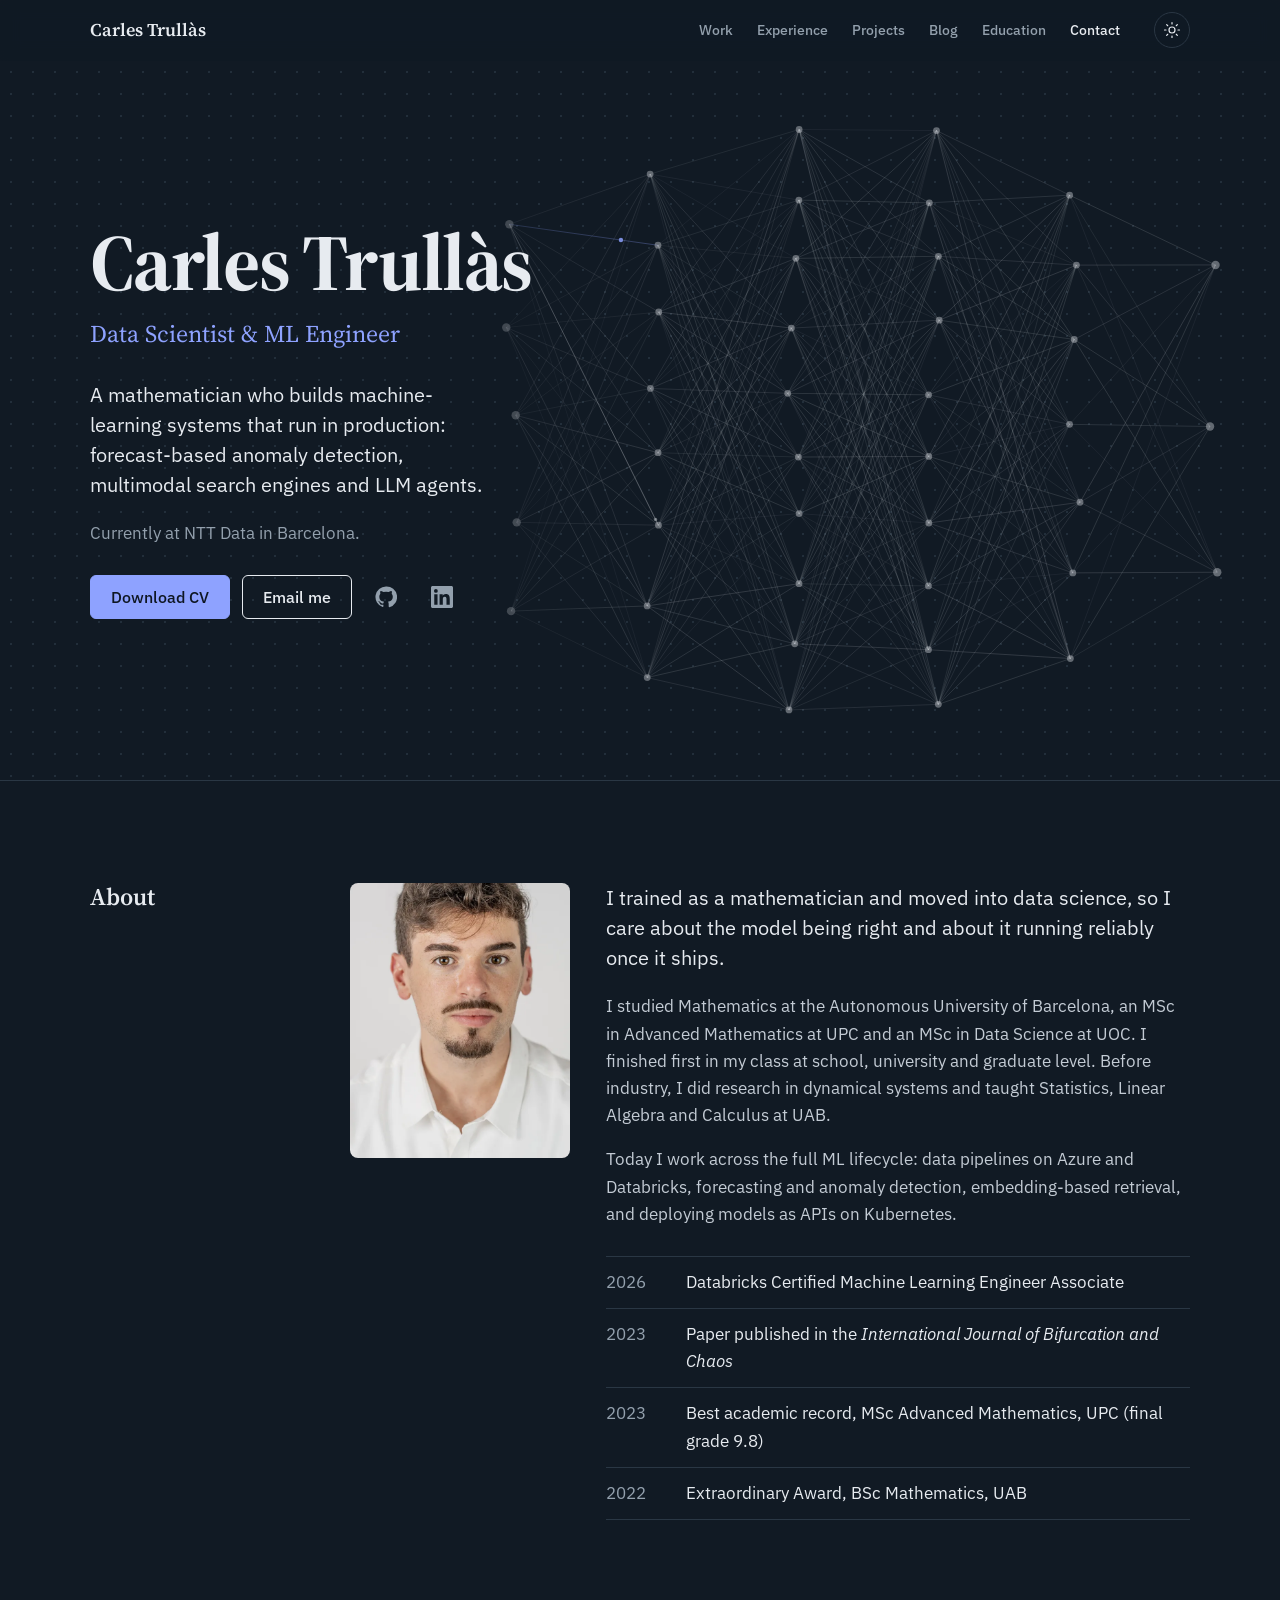
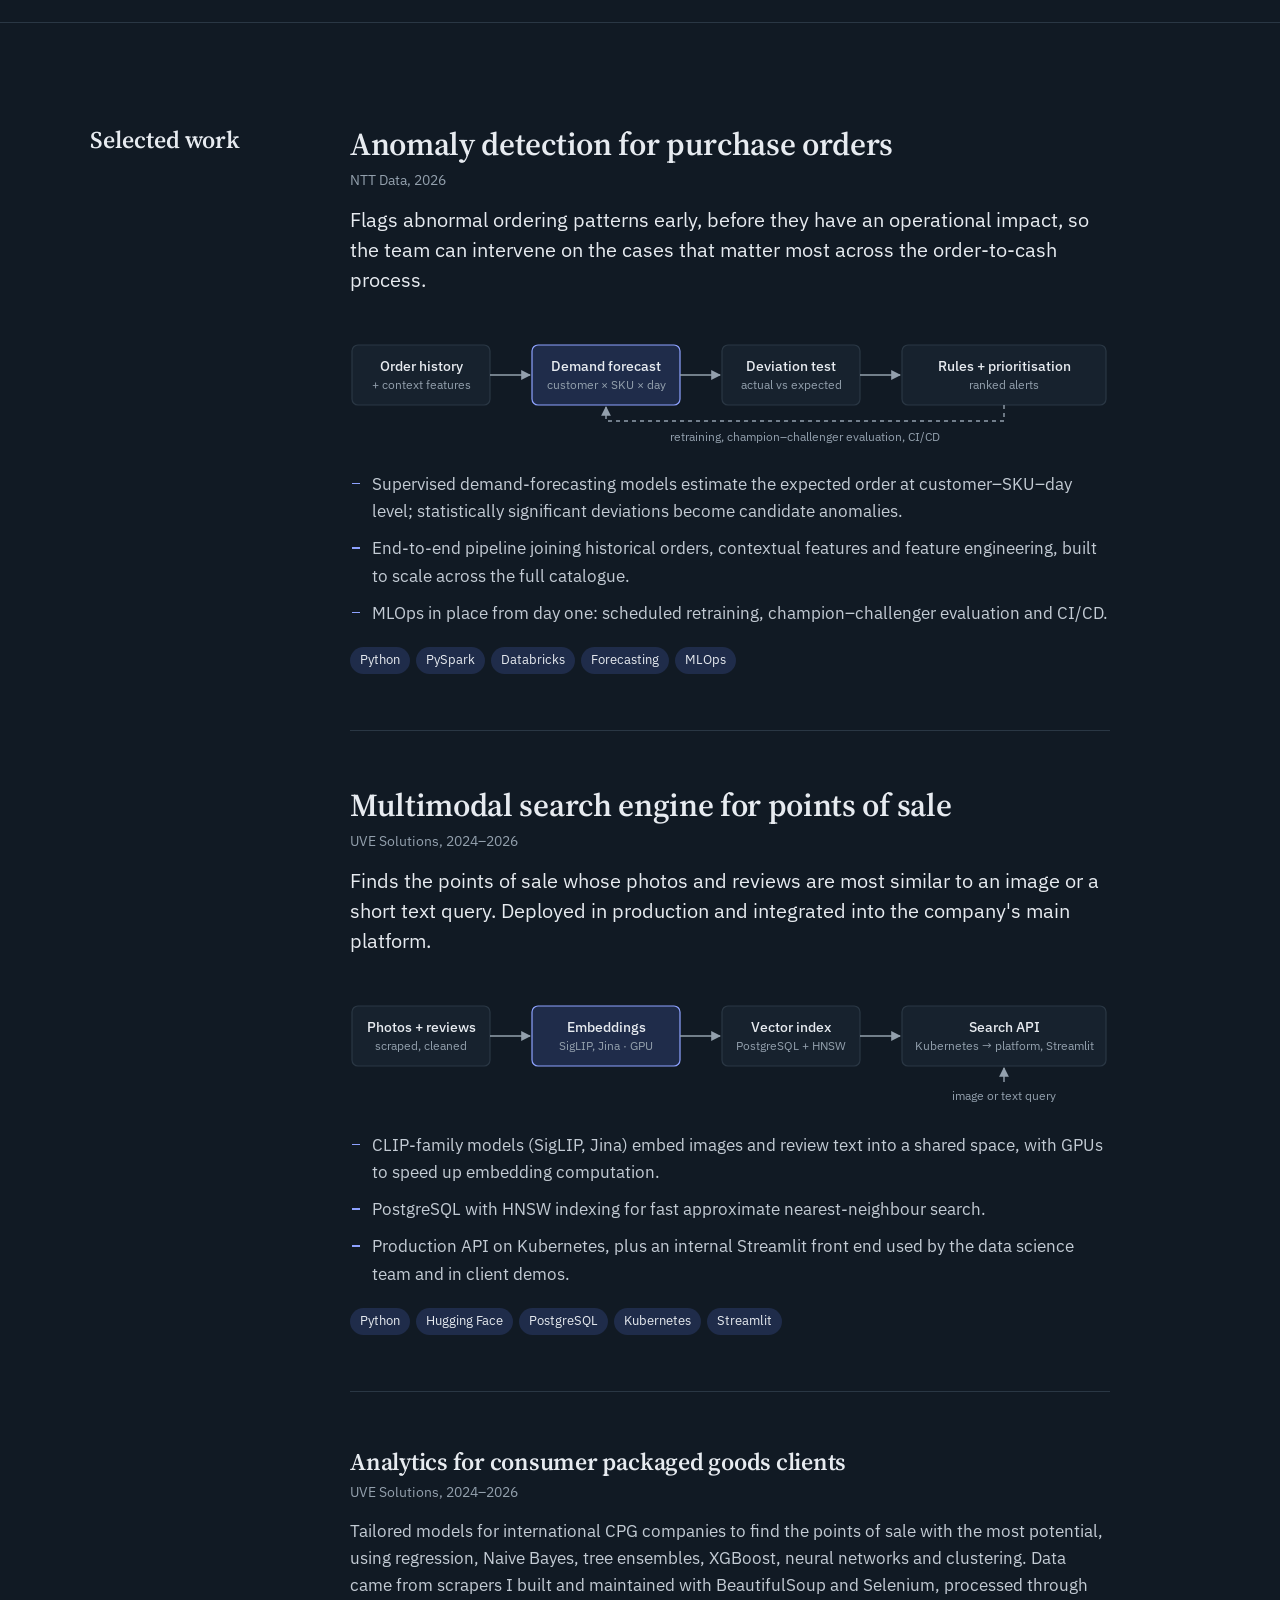
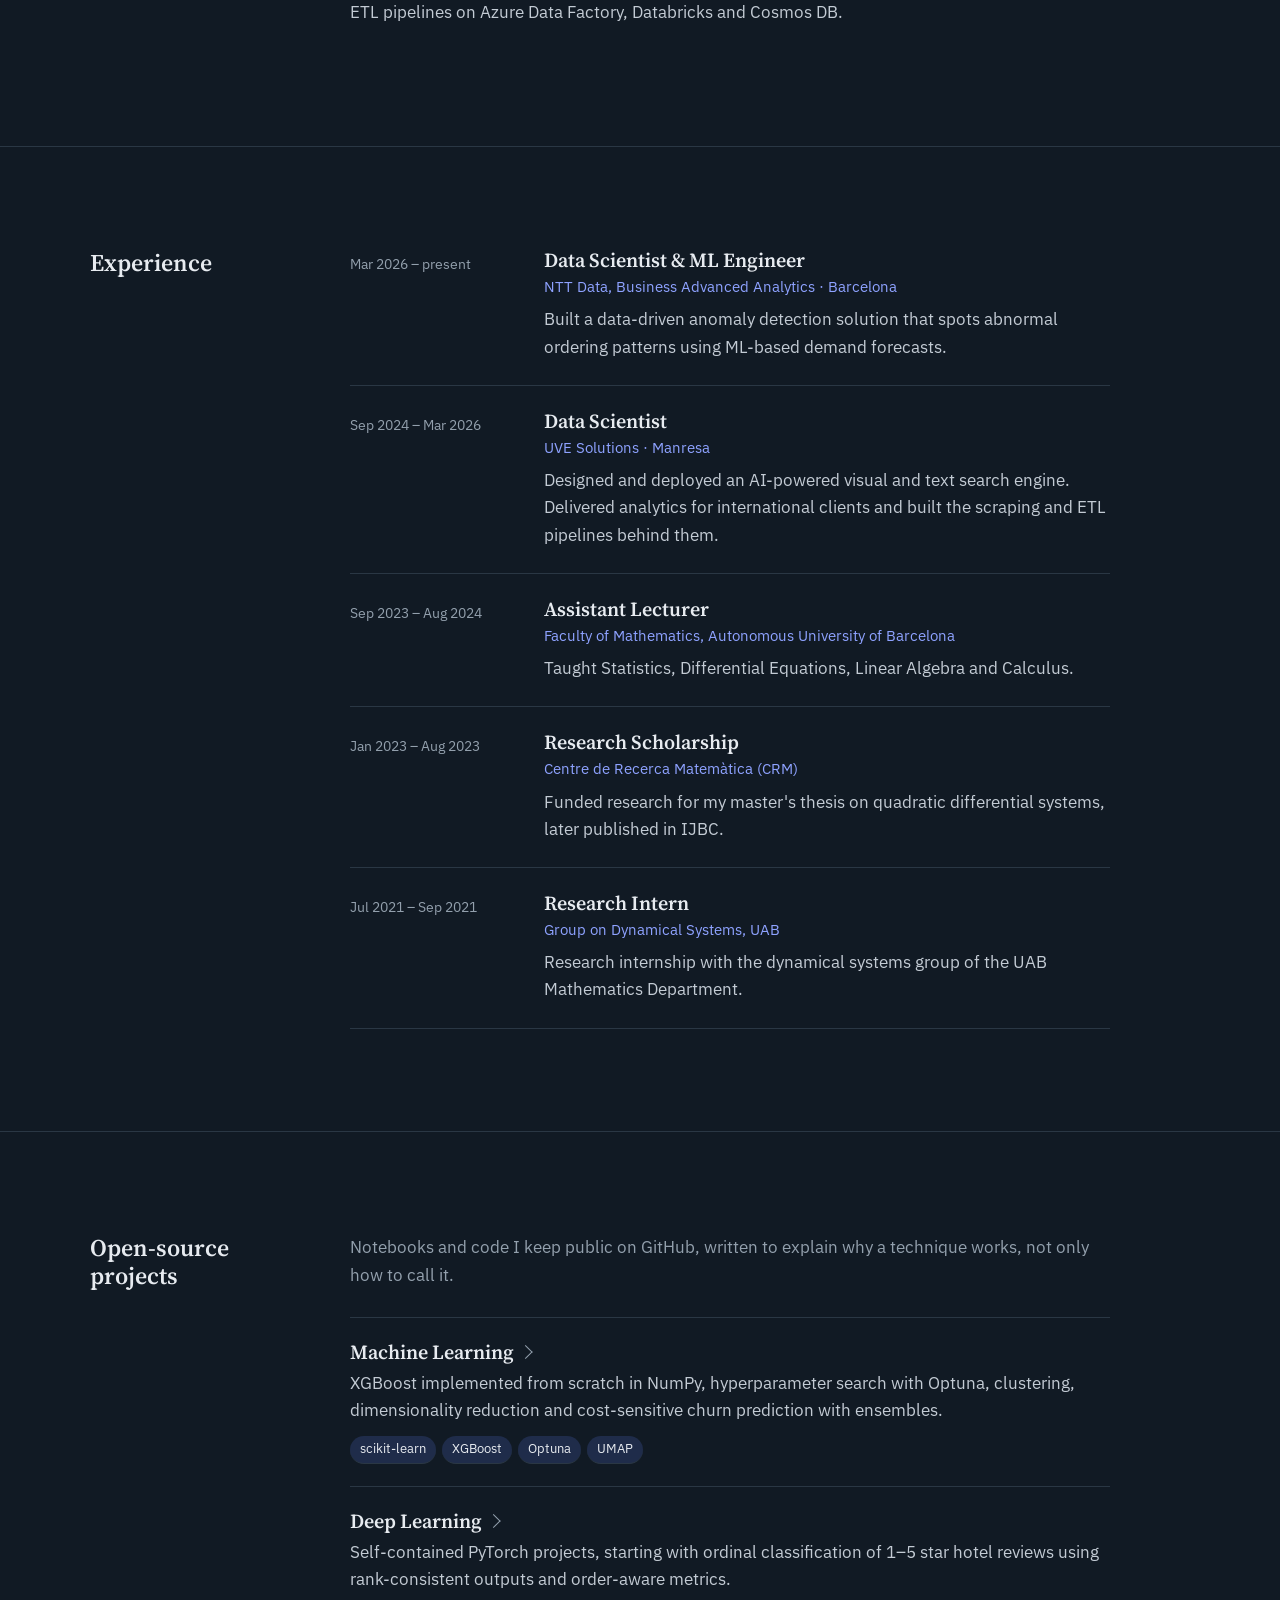
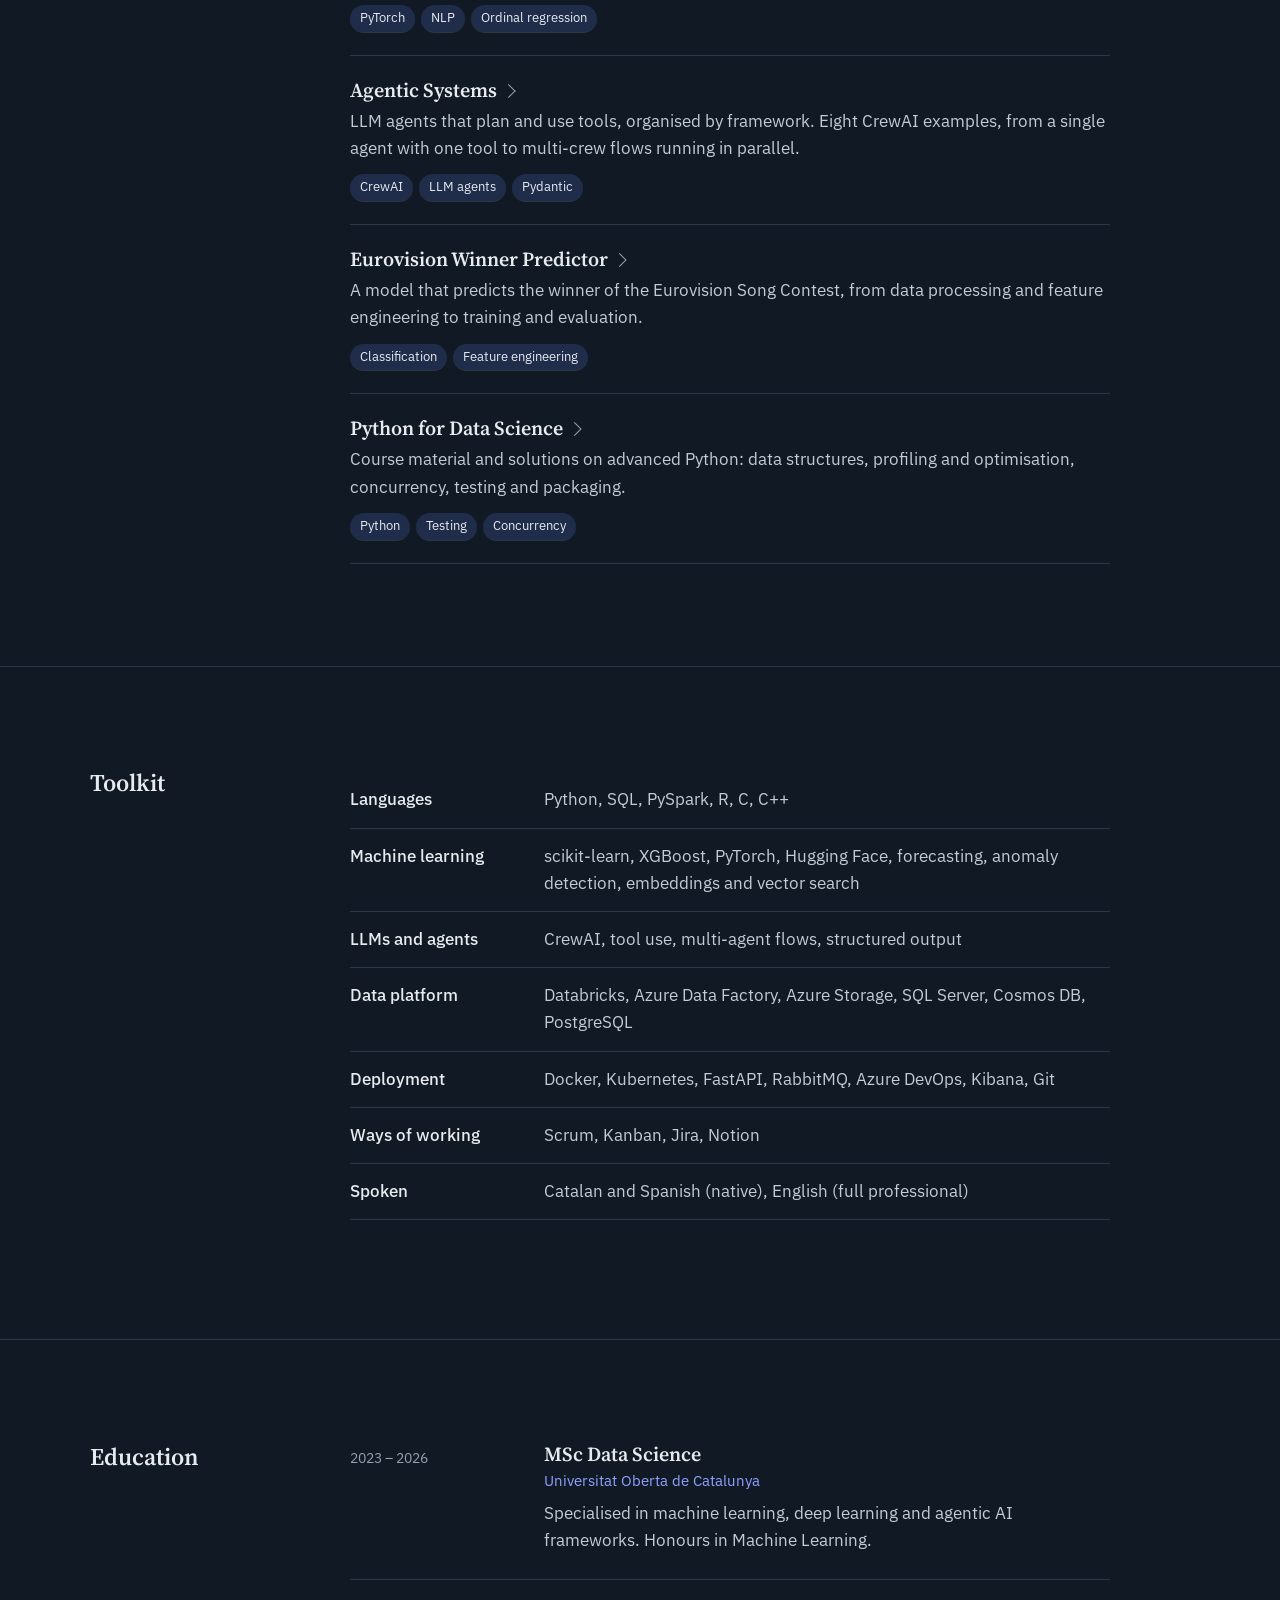
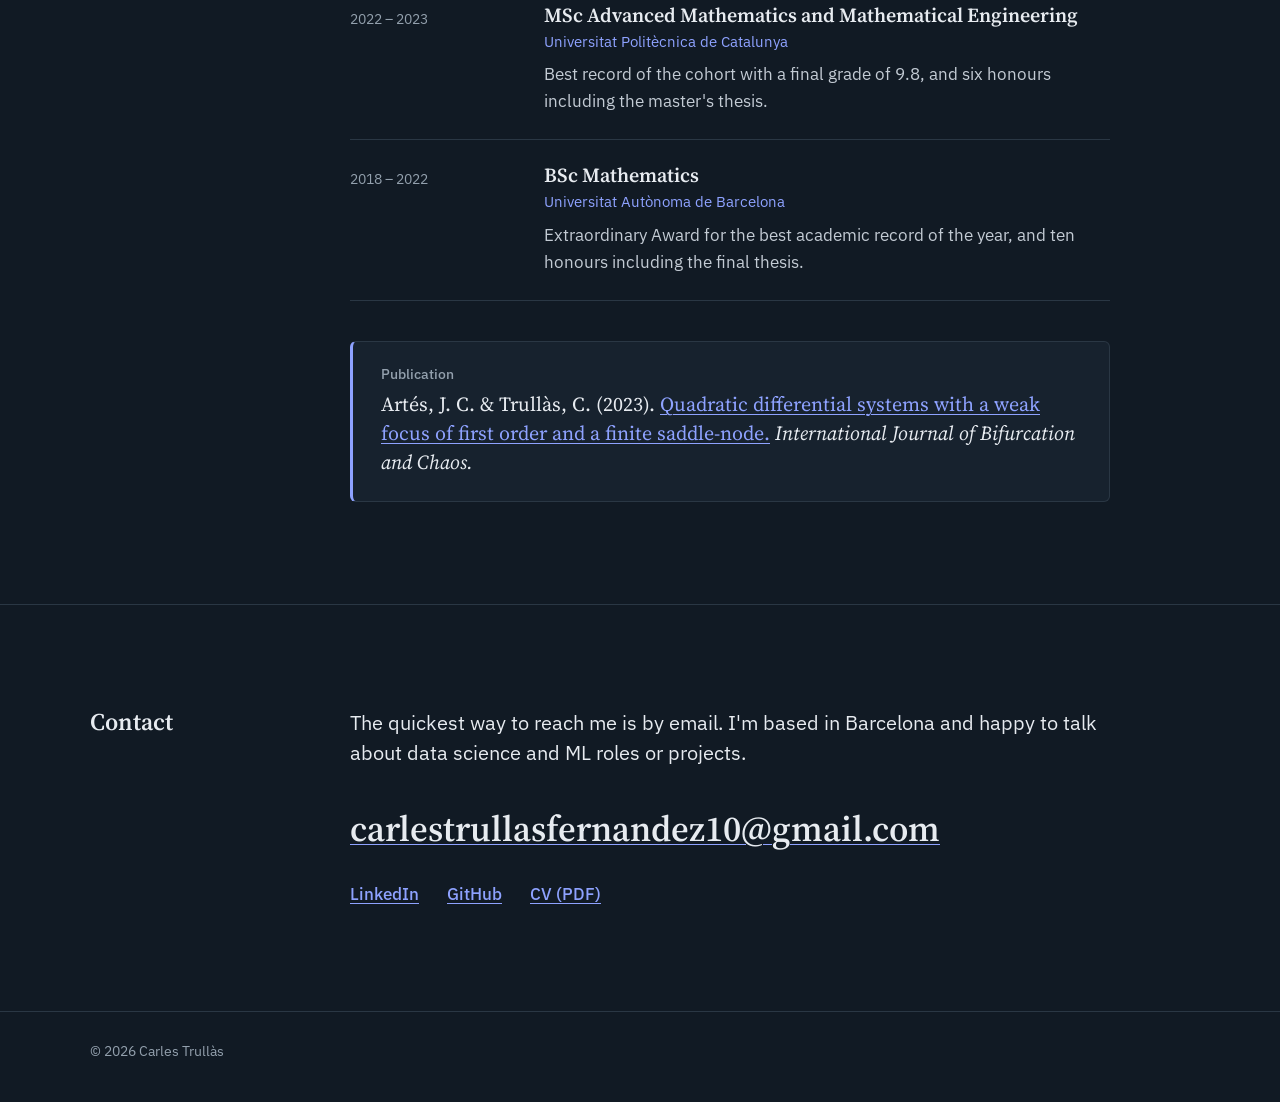
<file: index.html>
<!doctype html>
<html lang="en">
<head>
  <meta charset="utf-8">
  <meta name="viewport" content="width=device-width, initial-scale=1">
  <title>Carles Trullàs · Data Scientist & ML Engineer</title>
  <meta name="description" content="Carles Trullàs is a data scientist and ML engineer in Barcelona with a background in mathematics. Anomaly detection, multimodal search, LLM agents and MLOps.">
  <meta name="author" content="Carles Trullàs">
  <link rel="canonical" href="https://carlestrullas.github.io/">

  <meta property="og:type" content="website">
  <meta property="og:url" content="https://carlestrullas.github.io/">
  <meta property="og:title" content="Carles Trullàs · Data Scientist & ML Engineer">
  <meta property="og:description" content="Mathematician turned data scientist. I build machine-learning systems that run in production.">
  <meta property="og:image" content="https://carlestrullas.github.io/images/og-image.png">
  <meta name="twitter:card" content="summary_large_image">

  <link rel="icon" href="favicon.svg" type="image/svg+xml">
  <meta name="theme-color" content="#111A24">

  <link rel="preconnect" href="https://fonts.googleapis.com">
  <link rel="preconnect" href="https://fonts.gstatic.com" crossorigin>
  <link href="https://fonts.googleapis.com/css2?family=IBM+Plex+Sans:ital,wght@0,400;0,500;0,600;1,400&family=Source+Serif+4:opsz,wght@8..60,400;8..60,600;8..60,700&display=swap" rel="stylesheet">
  <link rel="stylesheet" href="css/style.css">

  <script>
    // Dark by default; a saved choice from the toggle wins. Runs before paint to avoid a flash.
    var t = 'dark';
    try { t = localStorage.getItem('theme') || 'dark'; } catch (e) {}
    document.documentElement.dataset.theme = t;
  </script>

  <script type="application/ld+json">
  {
    "@context": "https://schema.org",
    "@type": "Person",
    "name": "Carles Trullàs",
    "jobTitle": "Data Scientist & ML Engineer",
    "url": "https://carlestrullas.github.io/",
    "email": "mailto:carlestrullasfernandez10@gmail.com",
    "address": { "@type": "PostalAddress", "addressLocality": "Barcelona", "addressCountry": "ES" },
    "alumniOf": ["Universitat Autònoma de Barcelona", "Universitat Politècnica de Catalunya", "Universitat Oberta de Catalunya"],
    "sameAs": ["https://github.com/carlestrullas", "https://linkedin.com/in/carlestrullas"]
  }
  </script>
</head>
<body>
  <a class="skip" href="#main">Skip to content</a>

  <header class="site-header">
    <div class="wrap header-inner">
      <a class="wordmark" href="#top" aria-label="Carles Trullàs, back to top">Carles Trullàs</a>
      <nav aria-label="Sections">
        <ul class="nav-list" id="site-nav">
          <li><a href="#work">Work</a></li>
          <li><a href="#experience">Experience</a></li>
          <li><a href="#projects">Projects</a></li>
          <li><a href="blog/">Blog</a></li>
          <li><a href="#education">Education</a></li>
          <li><a href="#contact">Contact</a></li>
        </ul>
      </nav>
      <button class="nav-toggle" type="button" aria-expanded="false" aria-controls="site-nav" aria-label="Open menu">
        <span class="nav-toggle-bar" aria-hidden="true"></span>
      </button>
      <button class="theme-toggle" type="button" aria-label="Switch colour theme">
        <svg class="icon-moon" viewBox="0 0 24 24" aria-hidden="true"><path d="M20 14.5A8 8 0 0 1 9.5 4a8 8 0 1 0 10.5 10.5Z"/></svg>
        <svg class="icon-sun" viewBox="0 0 24 24" aria-hidden="true"><circle cx="12" cy="12" r="4"/><path d="M12 2v2M12 20v2M4.9 4.9l1.4 1.4M17.7 17.7l1.4 1.4M2 12h2M20 12h2M4.9 19.1l1.4-1.4M17.7 6.3l1.4-1.4"/></svg>
      </button>
    </div>
  </header>

  <main id="main">
    <!-- Hero -->
    <section class="hero" id="top">
      <canvas id="net" aria-hidden="true"></canvas>
      <div class="wrap hero-grid">
        <div class="hero-text">
          <h1>Carles Trullàs</h1>
          <p class="role">Data Scientist &amp; ML Engineer</p>
          <p class="lede">A mathematician who builds machine-learning systems that run in production: forecast-based anomaly detection, multimodal search engines and LLM agents.</p>
          <p class="where">Currently at NTT Data in Barcelona.</p>
          <div class="actions">
            <a class="btn btn-primary" href="assets/pdf/CarlesTrullas_DataScientist_CV.pdf" download>Download CV</a>
            <a class="btn" href="mailto:carlestrullasfernandez10@gmail.com">Email me</a>
            <a class="icon-link" href="https://github.com/carlestrullas" aria-label="GitHub">
              <svg viewBox="0 0 24 24" aria-hidden="true"><path d="M12 .5a11.5 11.5 0 0 0-3.64 22.41c.58.1.79-.25.79-.56v-2c-3.2.7-3.88-1.37-3.88-1.37-.53-1.33-1.28-1.69-1.28-1.69-1.05-.72.08-.7.08-.7 1.16.08 1.77 1.19 1.77 1.19 1.03 1.77 2.7 1.26 3.36.96.1-.75.4-1.26.73-1.55-2.55-.29-5.24-1.28-5.24-5.69 0-1.26.45-2.29 1.19-3.1-.12-.29-.52-1.46.11-3.05 0 0 .97-.31 3.17 1.18a11 11 0 0 1 5.77 0c2.2-1.49 3.17-1.18 3.17-1.18.63 1.59.23 2.76.11 3.05.74.81 1.19 1.84 1.19 3.1 0 4.42-2.7 5.4-5.26 5.68.41.36.78 1.06.78 2.14v3.17c0 .31.21.67.8.56A11.5 11.5 0 0 0 12 .5Z"/></svg>
            </a>
            <a class="icon-link" href="https://linkedin.com/in/carlestrullas" aria-label="LinkedIn">
              <svg viewBox="0 0 24 24" aria-hidden="true"><path d="M20.45 20.45h-3.56v-5.57c0-1.33-.02-3.04-1.85-3.04-1.85 0-2.14 1.45-2.14 2.94v5.67H9.35V9h3.41v1.56h.05c.48-.9 1.64-1.85 3.37-1.85 3.6 0 4.27 2.37 4.27 5.46v6.28ZM5.34 7.43a2.06 2.06 0 1 1 0-4.13 2.06 2.06 0 0 1 0 4.13ZM7.12 20.45H3.56V9h3.56v11.45ZM22.22 0H1.77C.79 0 0 .77 0 1.73v20.54C0 23.23.79 24 1.77 24h20.45c.98 0 1.78-.77 1.78-1.73V1.73C24 .77 23.2 0 22.22 0Z"/></svg>
            </a>
          </div>
        </div>
      </div>
    </section>

    <!-- About -->
    <section class="section" id="about" aria-labelledby="about-title">
      <div class="wrap section-grid">
        <h2 id="about-title" class="section-title">About</h2>
        <div class="section-body about">
          <picture class="portrait">
            <source type="image/webp" srcset="images/portrait.webp 640w, images/portrait@2x.webp 1280w" sizes="(min-width: 960px) 260px, 45vw">
            <img src="images/portrait.jpg" srcset="images/portrait.jpg 640w, images/portrait@2x.jpg 1280w" sizes="(min-width: 960px) 260px, 45vw" width="640" height="800" alt="Portrait of Carles Trullàs" loading="lazy">
          </picture>
          <div class="about-text">
            <p class="large">I trained as a mathematician and moved into data science, so I care about the model being right and about it running reliably once it ships.</p>
            <p>I studied Mathematics at the Autonomous University of Barcelona, an MSc in Advanced Mathematics at UPC and an MSc in Data Science at UOC. I finished first in my class at school, university and graduate level. Before industry, I did research in dynamical systems and taught Statistics, Linear Algebra and Calculus at UAB.</p>
            <p>Today I work across the full ML lifecycle: data pipelines on Azure and Databricks, forecasting and anomaly detection, embedding-based retrieval, and deploying models as APIs on Kubernetes.</p>

            <ul class="facts">
              <li><span class="fact-year">2026</span><span>Databricks Certified Machine Learning Engineer Associate</span></li>
              <li><span class="fact-year">2023</span><span>Paper published in the <cite>International Journal of Bifurcation and Chaos</cite></span></li>
              <li><span class="fact-year">2023</span><span>Best academic record, MSc Advanced Mathematics, UPC (final grade 9.8)</span></li>
              <li><span class="fact-year">2022</span><span>Extraordinary Award, BSc Mathematics, UAB</span></li>
            </ul>
          </div>
        </div>
      </div>
    </section>

    <!-- Selected work -->
    <section class="section" id="work" aria-labelledby="work-title">
      <div class="wrap section-grid">
        <h2 id="work-title" class="section-title">Selected work</h2>
        <div class="section-body">

          <article class="case">
            <header class="case-head">
              <h3>Anomaly detection for purchase orders</h3>
              <p class="case-meta">NTT Data, 2026</p>
            </header>
            <p class="case-summary">Flags abnormal ordering patterns early, before they have an operational impact, so the team can intervene on the cases that matter most across the order-to-cash process.</p>

            <div class="flow-scroll"><svg class="flow" viewBox="0 0 760 132" role="img" aria-labelledby="flow1-title">
              <title id="flow1-title">Pipeline: order history and context features feed a demand forecast per customer, SKU and day; actual orders are compared with the forecast; significant deviations are combined with business rules and ranked into prioritised alerts.</title>
              <defs><marker id="arr" viewBox="0 0 10 10" refX="9" refY="5" markerWidth="7" markerHeight="7" orient="auto-start-reverse"><path d="M0 0L10 5L0 10z" class="arrowhead"/></marker></defs>
              <g class="node"><rect x="2" y="30" width="138" height="60" rx="6"/><text x="71" y="56">Order history</text><text x="71" y="74" class="sub">+ context features</text></g>
              <g class="node accent"><rect x="182" y="30" width="148" height="60" rx="6"/><text x="256" y="56">Demand forecast</text><text x="256" y="74" class="sub">customer × SKU × day</text></g>
              <g class="node"><rect x="372" y="30" width="138" height="60" rx="6"/><text x="441" y="56">Deviation test</text><text x="441" y="74" class="sub">actual vs expected</text></g>
              <g class="node"><rect x="552" y="30" width="204" height="60" rx="6"/><text x="654" y="56">Rules + prioritisation</text><text x="654" y="74" class="sub">ranked alerts</text></g>
              <path class="edge" d="M140 60H180" marker-end="url(#arr)"/><path class="edge" d="M330 60H370" marker-end="url(#arr)"/><path class="edge" d="M510 60H550" marker-end="url(#arr)"/>
              <path class="edge loop" d="M654 90V106H256V92" marker-end="url(#arr)"/>
              <text x="455" y="126" class="sub">retraining, champion–challenger evaluation, CI/CD</text>
            </svg></div>

            <ul class="bullets">
              <li>Supervised demand-forecasting models estimate the expected order at customer–SKU–day level; statistically significant deviations become candidate anomalies.</li>
              <li>End-to-end pipeline joining historical orders, contextual features and feature engineering, built to scale across the full catalogue.</li>
              <li>MLOps in place from day one: scheduled retraining, champion–challenger evaluation and CI/CD.</li>
            </ul>
            <ul class="tags" aria-label="Technologies">
              <li>Python</li><li>PySpark</li><li>Databricks</li><li>Forecasting</li><li>MLOps</li>
            </ul>
          </article>

          <article class="case">
            <header class="case-head">
              <h3>Multimodal search engine for points of sale</h3>
              <p class="case-meta">UVE Solutions, 2024–2026</p>
            </header>
            <p class="case-summary">Finds the points of sale whose photos and reviews are most similar to an image or a short text query. Deployed in production and integrated into the company's main platform.</p>

            <div class="flow-scroll"><svg class="flow" viewBox="0 0 760 132" role="img" aria-labelledby="flow2-title">
              <title id="flow2-title">Pipeline: photos and reviews are embedded with CLIP-family models on GPU, stored in PostgreSQL with an HNSW index, and served through an API on Kubernetes to the main platform and an internal Streamlit app.</title>
              <g class="node"><rect x="2" y="30" width="138" height="60" rx="6"/><text x="71" y="56">Photos + reviews</text><text x="71" y="74" class="sub">scraped, cleaned</text></g>
              <g class="node accent"><rect x="182" y="30" width="148" height="60" rx="6"/><text x="256" y="56">Embeddings</text><text x="256" y="74" class="sub">SigLIP, Jina · GPU</text></g>
              <g class="node"><rect x="372" y="30" width="138" height="60" rx="6"/><text x="441" y="56">Vector index</text><text x="441" y="74" class="sub">PostgreSQL + HNSW</text></g>
              <g class="node"><rect x="552" y="30" width="204" height="60" rx="6"/><text x="654" y="56">Search API</text><text x="654" y="74" class="sub">Kubernetes → platform, Streamlit</text></g>
              <path class="edge" d="M140 60H180" marker-end="url(#arr)"/><path class="edge" d="M330 60H370" marker-end="url(#arr)"/><path class="edge" d="M510 60H550" marker-end="url(#arr)"/>
              <path class="edge" d="M654 106V92" marker-end="url(#arr)"/><text x="654" y="124" class="sub">image or text query</text>
            </svg></div>

            <ul class="bullets">
              <li>CLIP-family models (SigLIP, Jina) embed images and review text into a shared space, with GPUs to speed up embedding computation.</li>
              <li>PostgreSQL with HNSW indexing for fast approximate nearest-neighbour search.</li>
              <li>Production API on Kubernetes, plus an internal Streamlit front end used by the data science team and in client demos.</li>
            </ul>
            <ul class="tags" aria-label="Technologies">
              <li>Python</li><li>Hugging Face</li><li>PostgreSQL</li><li>Kubernetes</li><li>Streamlit</li>
            </ul>
          </article>

          <article class="case case-compact">
            <header class="case-head">
              <h3>Analytics for consumer packaged goods clients</h3>
              <p class="case-meta">UVE Solutions, 2024–2026</p>
            </header>
            <p class="case-summary">Tailored models for international CPG companies to find the points of sale with the most potential, using regression, Naive Bayes, tree ensembles, XGBoost, neural networks and clustering. Data came from scrapers I built and maintained with BeautifulSoup and Selenium, processed through ETL pipelines on Azure Data Factory, Databricks and Cosmos DB.</p>
          </article>
        </div>
      </div>
    </section>

    <!-- Experience -->
    <section class="section" id="experience" aria-labelledby="exp-title">
      <div class="wrap section-grid">
        <h2 id="exp-title" class="section-title">Experience</h2>
        <ol class="section-body timeline">
          <li>
            <p class="t-date">Mar 2026 – present</p>
            <div>
              <h3>Data Scientist &amp; ML Engineer</h3>
              <p class="t-org">NTT Data, Business Advanced Analytics · Barcelona</p>
              <p>Built a data-driven anomaly detection solution that spots abnormal ordering patterns using ML-based demand forecasts.</p>
            </div>
          </li>
          <li>
            <p class="t-date">Sep 2024 – Mar 2026</p>
            <div>
              <h3>Data Scientist</h3>
              <p class="t-org">UVE Solutions · Manresa</p>
              <p>Designed and deployed an AI-powered visual and text search engine. Delivered analytics for international clients and built the scraping and ETL pipelines behind them.</p>
            </div>
          </li>
          <li>
            <p class="t-date">Sep 2023 – Aug 2024</p>
            <div>
              <h3>Assistant Lecturer</h3>
              <p class="t-org">Faculty of Mathematics, Autonomous University of Barcelona</p>
              <p>Taught Statistics, Differential Equations, Linear Algebra and Calculus.</p>
            </div>
          </li>
          <li>
            <p class="t-date">Jan 2023 – Aug 2023</p>
            <div>
              <h3>Research Scholarship</h3>
              <p class="t-org">Centre de Recerca Matemàtica (CRM)</p>
              <p>Funded research for my master's thesis on quadratic differential systems, later published in IJBC.</p>
            </div>
          </li>
          <li>
            <p class="t-date">Jul 2021 – Sep 2021</p>
            <div>
              <h3>Research Intern</h3>
              <p class="t-org">Group on Dynamical Systems, UAB</p>
              <p>Research internship with the dynamical systems group of the UAB Mathematics Department.</p>
            </div>
          </li>
        </ol>
      </div>
    </section>

    <!-- Projects -->
    <section class="section" id="projects" aria-labelledby="proj-title">
      <div class="wrap section-grid">
        <h2 id="proj-title" class="section-title">Open-source projects</h2>
        <div class="section-body">
          <p class="intro">Notebooks and code I keep public on GitHub, written to explain why a technique works, not only how to call it.</p>
          <ul class="repos">
            <li>
              <a href="https://github.com/carlestrullas/machine-learning">
                <h3>Machine Learning</h3>
                <p>XGBoost implemented from scratch in NumPy, hyperparameter search with Optuna, clustering, dimensionality reduction and cost-sensitive churn prediction with ensembles.</p>
                <ul class="tags"><li>scikit-learn</li><li>XGBoost</li><li>Optuna</li><li>UMAP</li></ul>
              </a>
            </li>
            <li>
              <a href="https://github.com/carlestrullas/deep-learning">
                <h3>Deep Learning</h3>
                <p>Self-contained PyTorch projects, starting with ordinal classification of 1–5 star hotel reviews using rank-consistent outputs and order-aware metrics.</p>
                <ul class="tags"><li>PyTorch</li><li>NLP</li><li>Ordinal regression</li></ul>
              </a>
            </li>
            <li>
              <a href="https://github.com/carlestrullas/agentic-systems">
                <h3>Agentic Systems</h3>
                <p>LLM agents that plan and use tools, organised by framework. Eight CrewAI examples, from a single agent with one tool to multi-crew flows running in parallel.</p>
                <ul class="tags"><li>CrewAI</li><li>LLM agents</li><li>Pydantic</li></ul>
              </a>
            </li>
            <li>
              <a href="https://github.com/carlestrullas/eurovision-winner-predictor-model">
                <h3>Eurovision Winner Predictor</h3>
                <p>A model that predicts the winner of the Eurovision Song Contest, from data processing and feature engineering to training and evaluation.</p>
                <ul class="tags"><li>Classification</li><li>Feature engineering</li></ul>
              </a>
            </li>
            <li>
              <a href="https://github.com/carlestrullas/python-for-data-science">
                <h3>Python for Data Science</h3>
                <p>Course material and solutions on advanced Python: data structures, profiling and optimisation, concurrency, testing and packaging.</p>
                <ul class="tags"><li>Python</li><li>Testing</li><li>Concurrency</li></ul>
              </a>
            </li>
          </ul>
        </div>
      </div>
    </section>

    <!-- Skills -->
    <section class="section" id="skills" aria-labelledby="skills-title">
      <div class="wrap section-grid">
        <h2 id="skills-title" class="section-title">Toolkit</h2>
        <dl class="section-body skills">
          <div><dt>Languages</dt><dd>Python, SQL, PySpark, R, C, C++</dd></div>
          <div><dt>Machine learning</dt><dd>scikit-learn, XGBoost, PyTorch, Hugging Face, forecasting, anomaly detection, embeddings and vector search</dd></div>
          <div><dt>LLMs and agents</dt><dd>CrewAI, tool use, multi-agent flows, structured output</dd></div>
          <div><dt>Data platform</dt><dd>Databricks, Azure Data Factory, Azure Storage, SQL Server, Cosmos DB, PostgreSQL</dd></div>
          <div><dt>Deployment</dt><dd>Docker, Kubernetes, FastAPI, RabbitMQ, Azure DevOps, Kibana, Git</dd></div>
          <div><dt>Ways of working</dt><dd>Scrum, Kanban, Jira, Notion</dd></div>
          <div><dt>Spoken</dt><dd>Catalan and Spanish (native), English (full professional)</dd></div>
        </dl>
      </div>
    </section>

    <!-- Education -->
    <section class="section" id="education" aria-labelledby="edu-title">
      <div class="wrap section-grid">
        <h2 id="edu-title" class="section-title">Education</h2>
        <div class="section-body">
          <ul class="degrees">
            <li>
              <p class="t-date">2023 – 2026</p>
              <div>
                <h3>MSc Data Science</h3>
                <p class="t-org">Universitat Oberta de Catalunya</p>
                <p>Specialised in machine learning, deep learning and agentic AI frameworks. Honours in Machine Learning.</p>
              </div>
            </li>
            <li>
              <p class="t-date">2022 – 2023</p>
              <div>
                <h3>MSc Advanced Mathematics and Mathematical Engineering</h3>
                <p class="t-org">Universitat Politècnica de Catalunya</p>
                <p>Best record of the cohort with a final grade of 9.8, and six honours including the master's thesis.</p>
              </div>
            </li>
            <li>
              <p class="t-date">2018 – 2022</p>
              <div>
                <h3>BSc Mathematics</h3>
                <p class="t-org">Universitat Autònoma de Barcelona</p>
                <p>Extraordinary Award for the best academic record of the year, and ten honours including the final thesis.</p>
              </div>
            </li>
          </ul>

          <div class="paper">
            <h3 class="paper-label">Publication</h3>
            <p class="paper-cite">
              Artés, J. C. &amp; Trullàs, C. (2023).
              <a href="https://ddd.uab.cat/record/336826">Quadratic differential systems with a weak focus of first order and a finite saddle-node.</a>
              <cite>International Journal of Bifurcation and Chaos.</cite>
            </p>
          </div>
        </div>
      </div>
    </section>

    <!-- Contact -->
    <section class="section contact" id="contact" aria-labelledby="contact-title">
      <div class="wrap section-grid">
        <h2 id="contact-title" class="section-title">Contact</h2>
        <div class="section-body">
          <p class="large">The quickest way to reach me is by email. I'm based in Barcelona and happy to talk about data science and ML roles or projects.</p>
          <a class="email" href="mailto:carlestrullasfernandez10@gmail.com">carlestrullasfernandez10@gmail.com</a>
          <ul class="contact-links">
            <li><a href="https://linkedin.com/in/carlestrullas">LinkedIn</a></li>
            <li><a href="https://github.com/carlestrullas">GitHub</a></li>
            <li><a href="assets/pdf/CarlesTrullas_DataScientist_CV.pdf">CV (PDF)</a></li>
          </ul>
        </div>
      </div>
    </section>
  </main>

  <footer class="site-footer">
    <div class="wrap">
      <p>© <span id="year">2026</span> Carles Trullàs</p>
    </div>
  </footer>

  <script src="js/net.js" defer></script>
  <script src="js/main.js" defer></script>
</body>
</html>
</file>
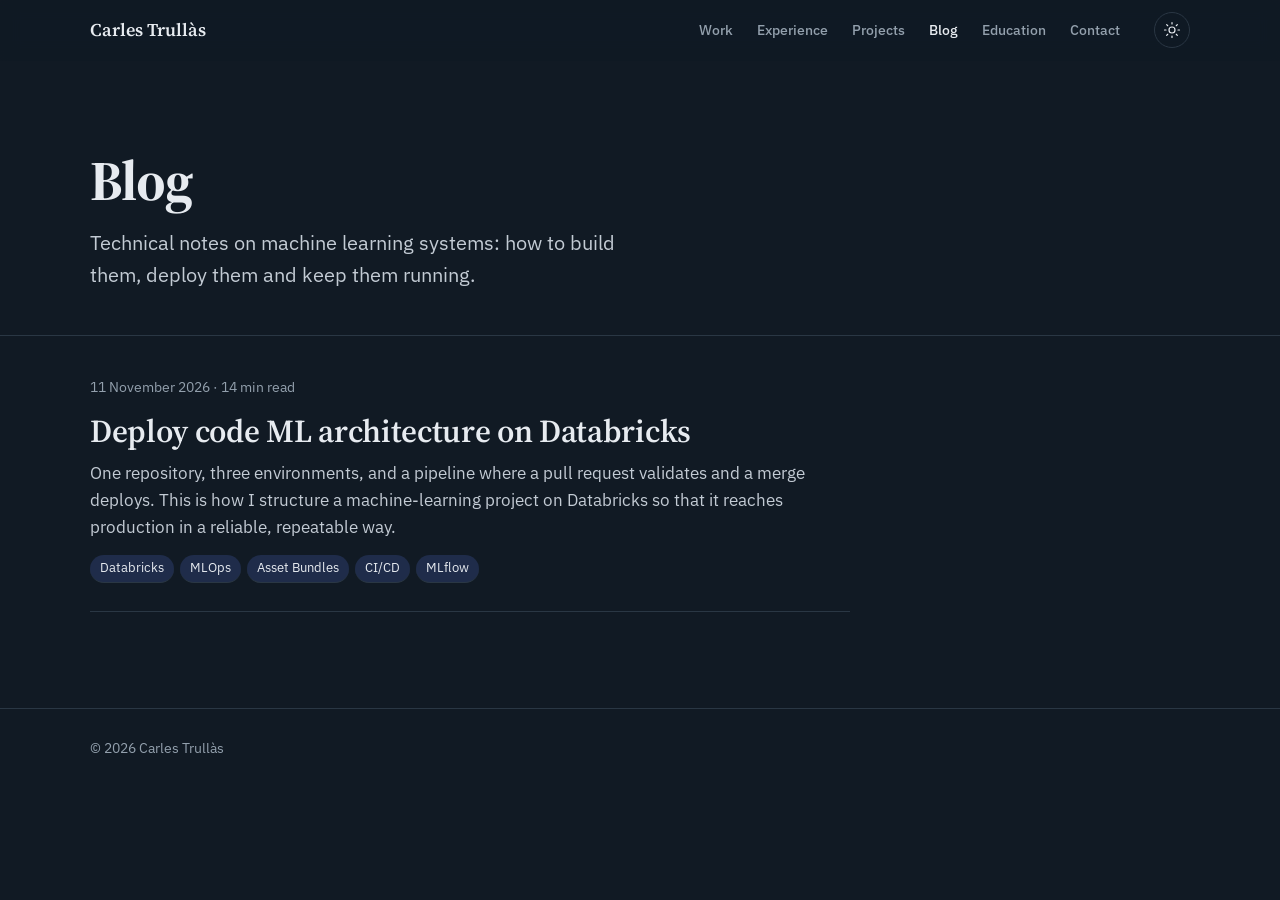
<file: blog/index.html>
<!doctype html>
<html lang="en">
<head>
  <meta charset="utf-8">
  <meta name="viewport" content="width=device-width, initial-scale=1">
  <title>Blog · Carles Trullàs</title>
  <meta name="description" content="Technical notes on machine learning, MLOps and data platforms by Carles Trullàs.">
  <meta name="author" content="Carles Trullàs">
  <link rel="canonical" href="https://carlestrullas.github.io/blog/">

  <meta property="og:type" content="website">
  <meta property="og:url" content="https://carlestrullas.github.io/blog/">
  <meta property="og:title" content="Blog · Carles Trullàs">
  <meta property="og:description" content="Technical notes on machine learning, MLOps and data platforms by Carles Trullàs.">
  <meta property="og:image" content="https://carlestrullas.github.io/images/og-image.png">
  <meta name="twitter:card" content="summary_large_image">

  <link rel="icon" href="/favicon.svg" type="image/svg+xml">
  <meta name="theme-color" content="#111A24">

  <link rel="preconnect" href="https://fonts.googleapis.com">
  <link rel="preconnect" href="https://fonts.gstatic.com" crossorigin>
  <link href="https://fonts.googleapis.com/css2?family=IBM+Plex+Sans:ital,wght@0,400;0,500;0,600;1,400&family=Source+Serif+4:opsz,wght@8..60,400;8..60,600;8..60,700&display=swap" rel="stylesheet">
  <link rel="stylesheet" href="/css/style.css">
  <link rel="stylesheet" href="/css/blog.css">

  <script>
    // Dark by default; a saved choice from the toggle wins. Runs before paint to avoid a flash.
    var t = 'dark';
    try { t = localStorage.getItem('theme') || 'dark'; } catch (e) {}
    document.documentElement.dataset.theme = t;
  </script>
</head>
<body>
  <a class="skip" href="#main">Skip to content</a>

  <header class="site-header">
    <div class="wrap header-inner">
      <a class="wordmark" href="/" aria-label="Carles Trullàs, home">Carles Trullàs</a>
      <nav aria-label="Sections">
        <ul class="nav-list" id="site-nav">
          <li><a href="/#work">Work</a></li>
          <li><a href="/#experience">Experience</a></li>
          <li><a href="/#projects">Projects</a></li>
          <li><a href="/blog/" aria-current="page">Blog</a></li>
          <li><a href="/#education">Education</a></li>
          <li><a href="/#contact">Contact</a></li>
        </ul>
      </nav>
      <button class="nav-toggle" type="button" aria-expanded="false" aria-controls="site-nav" aria-label="Open menu">
        <span class="nav-toggle-bar" aria-hidden="true"></span>
      </button>
      <button class="theme-toggle" type="button" aria-label="Switch colour theme">
        <svg class="icon-moon" viewBox="0 0 24 24" aria-hidden="true"><path d="M20 14.5A8 8 0 0 1 9.5 4a8 8 0 1 0 10.5 10.5Z"/></svg>
        <svg class="icon-sun" viewBox="0 0 24 24" aria-hidden="true"><circle cx="12" cy="12" r="4"/><path d="M12 2v2M12 20v2M4.9 4.9l1.4 1.4M17.7 17.7l1.4 1.4M2 12h2M20 12h2M4.9 19.1l1.4-1.4M17.7 6.3l1.4-1.4"/></svg>
      </button>
    </div>
  </header>

  <main id="main">
    <section class="blog-head">
      <div class="wrap">
        <h1>Blog</h1>
        <p>Technical notes on machine learning systems: how to build them, deploy them and keep them running.</p>
      </div>
    </section>
    <div class="wrap">
      <ul class="post-list">
        <li>
          <a href="/blog/deploy-code-databricks/">
            <p class="post-date"><time datetime="2026-11-11">11 November 2026</time> · 14 min read</p>
            <h2>Deploy code ML architecture on Databricks</h2>
            <p>One repository, three environments, and a pipeline where a pull request validates and a merge deploys. This is how I structure a machine-learning project on Databricks so that it reaches production in a reliable, repeatable way.</p>
            <ul class="tags"><li>Databricks</li><li>MLOps</li><li>Asset Bundles</li><li>CI/CD</li><li>MLflow</li></ul>
          </a>
        </li>
      </ul>
    </div>
  </main>

  <footer class="site-footer">
    <div class="wrap">
      <p>© <span id="year">2026</span> Carles Trullàs</p>
    </div>
  </footer>

  <script src="/js/main.js" defer></script>
</body>
</html>
</file>
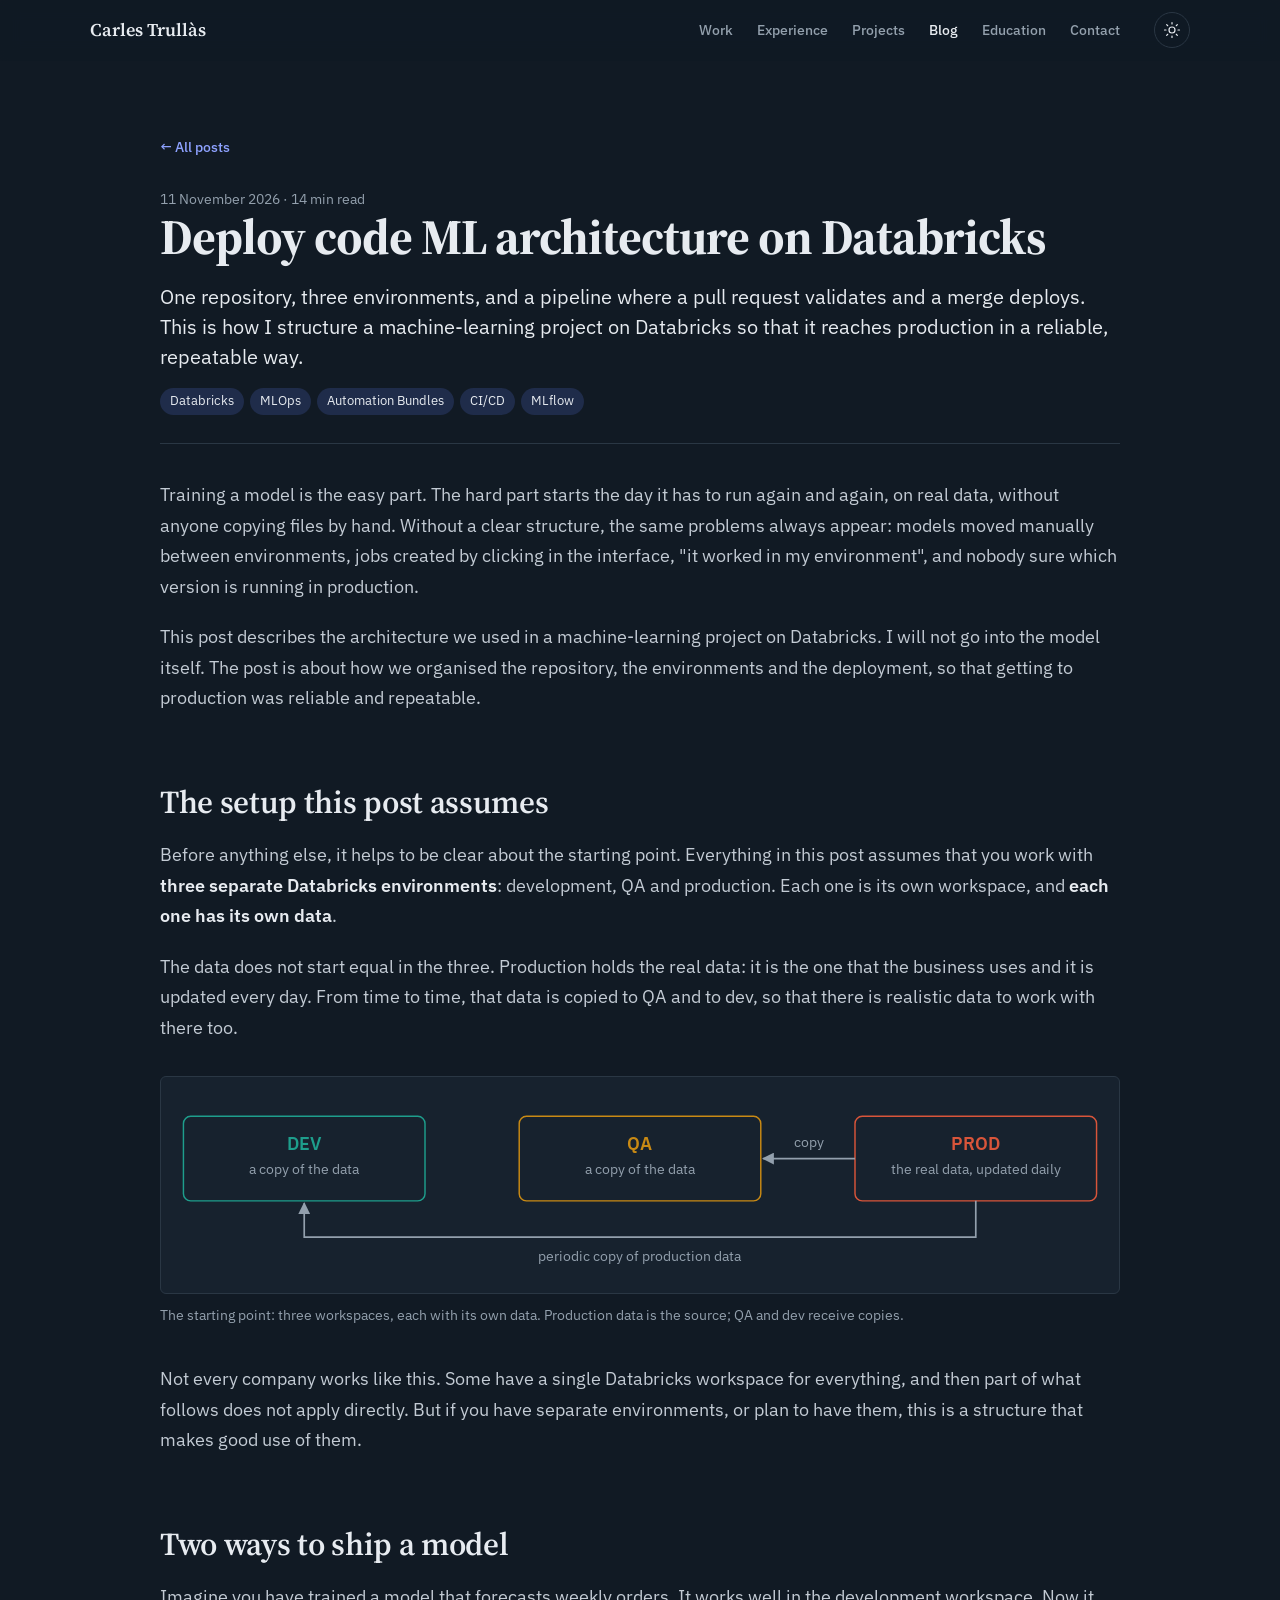
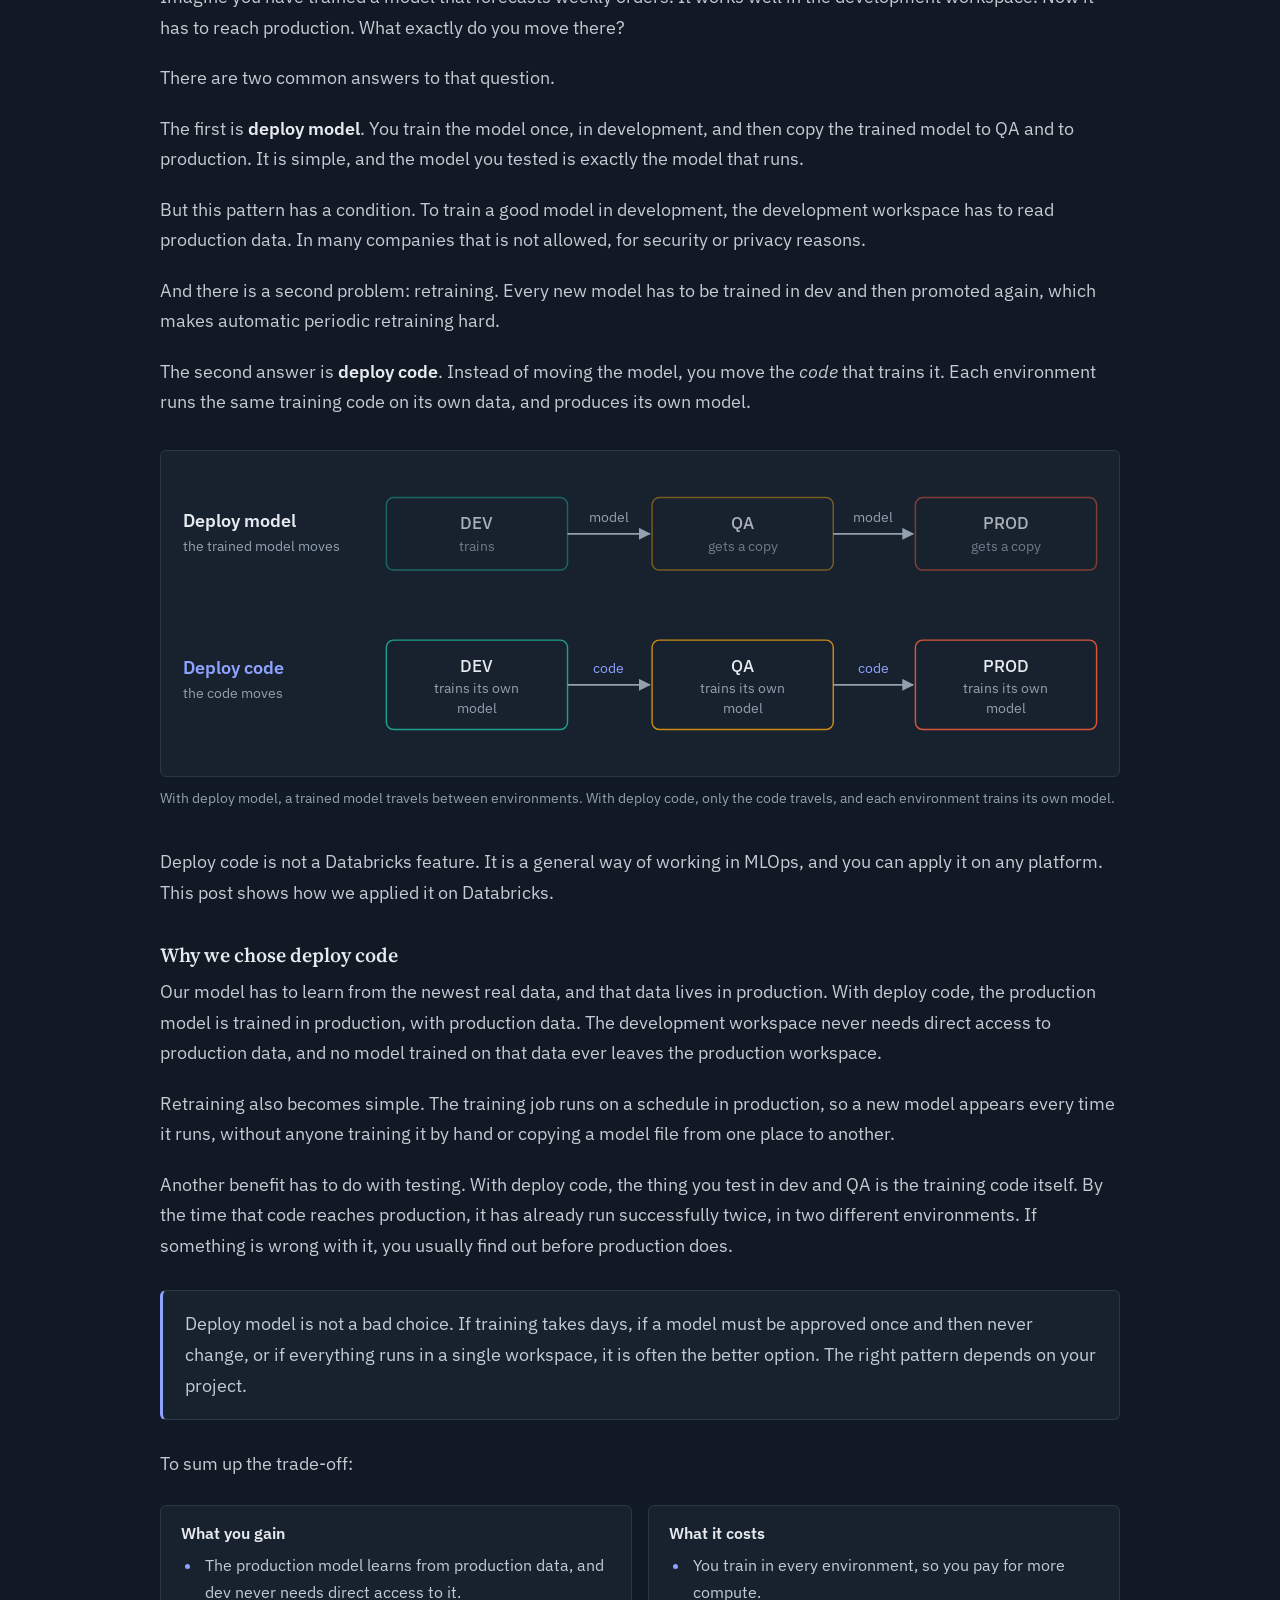
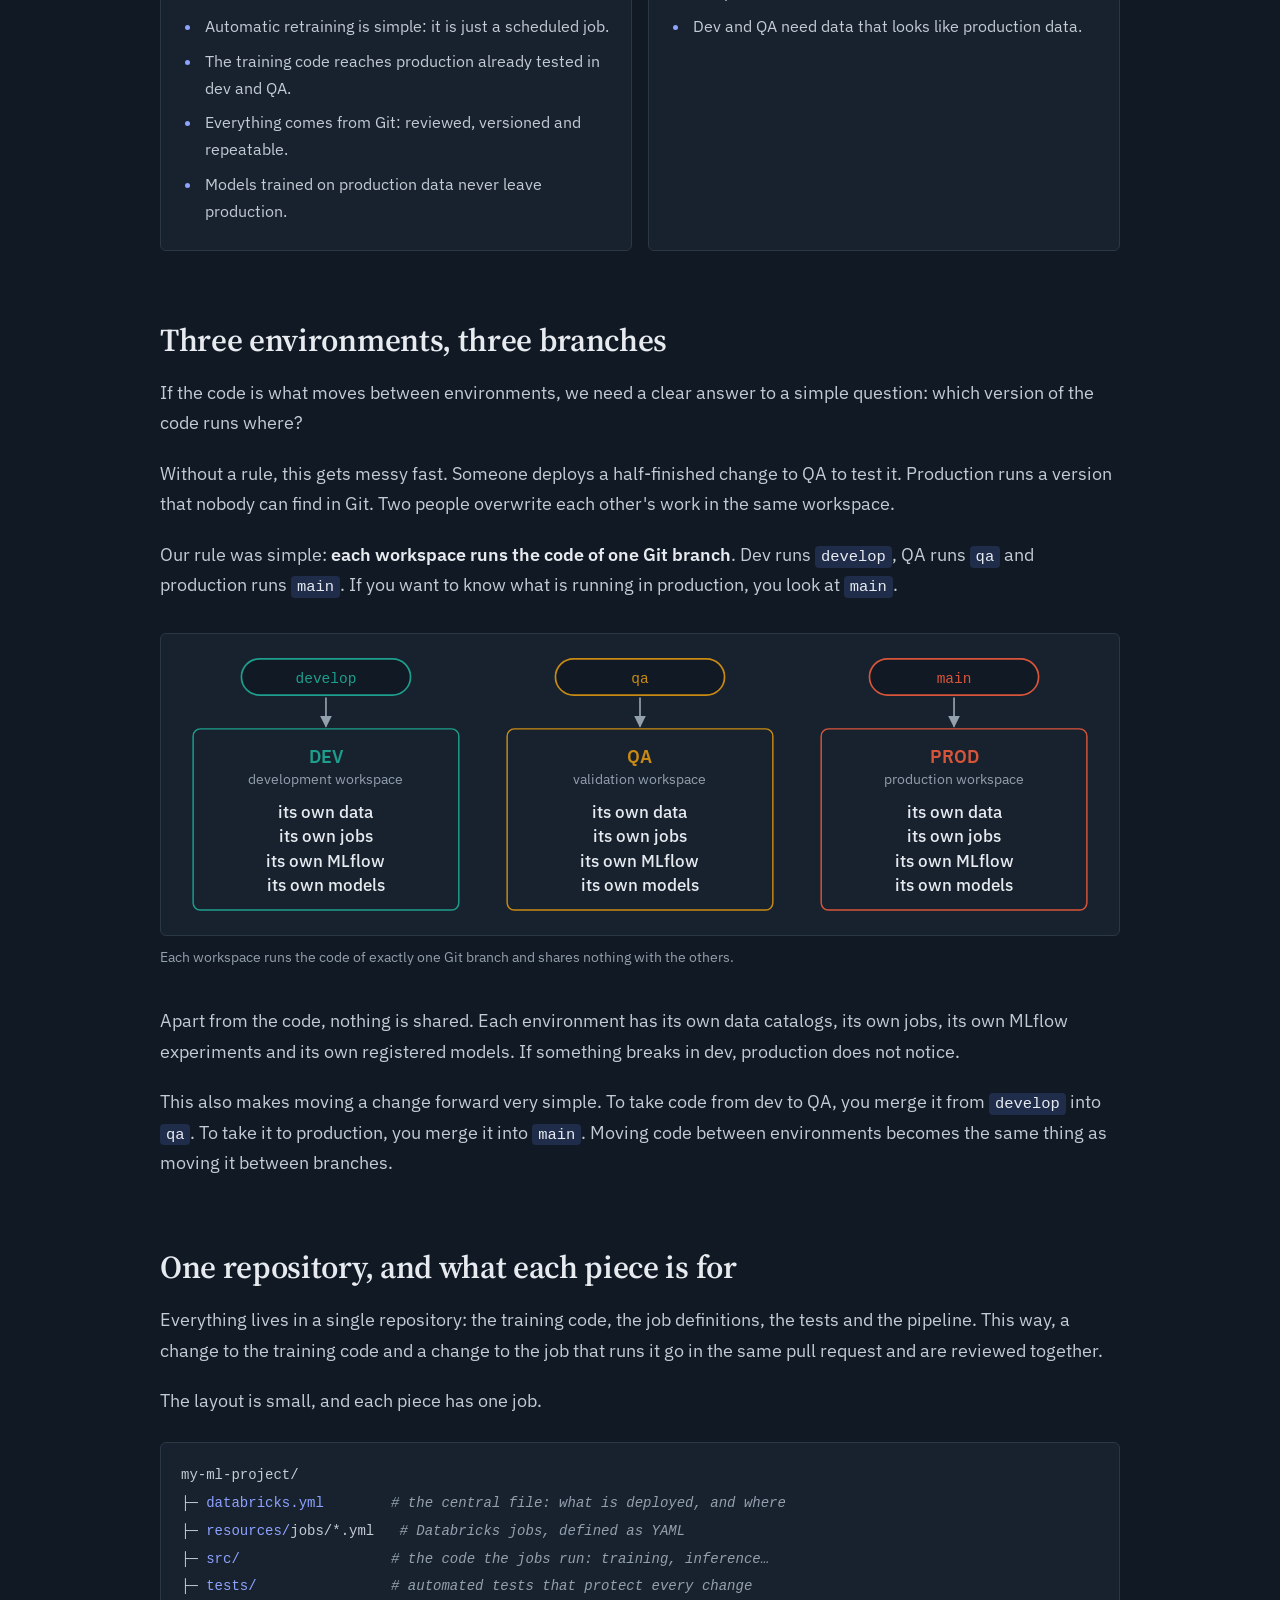
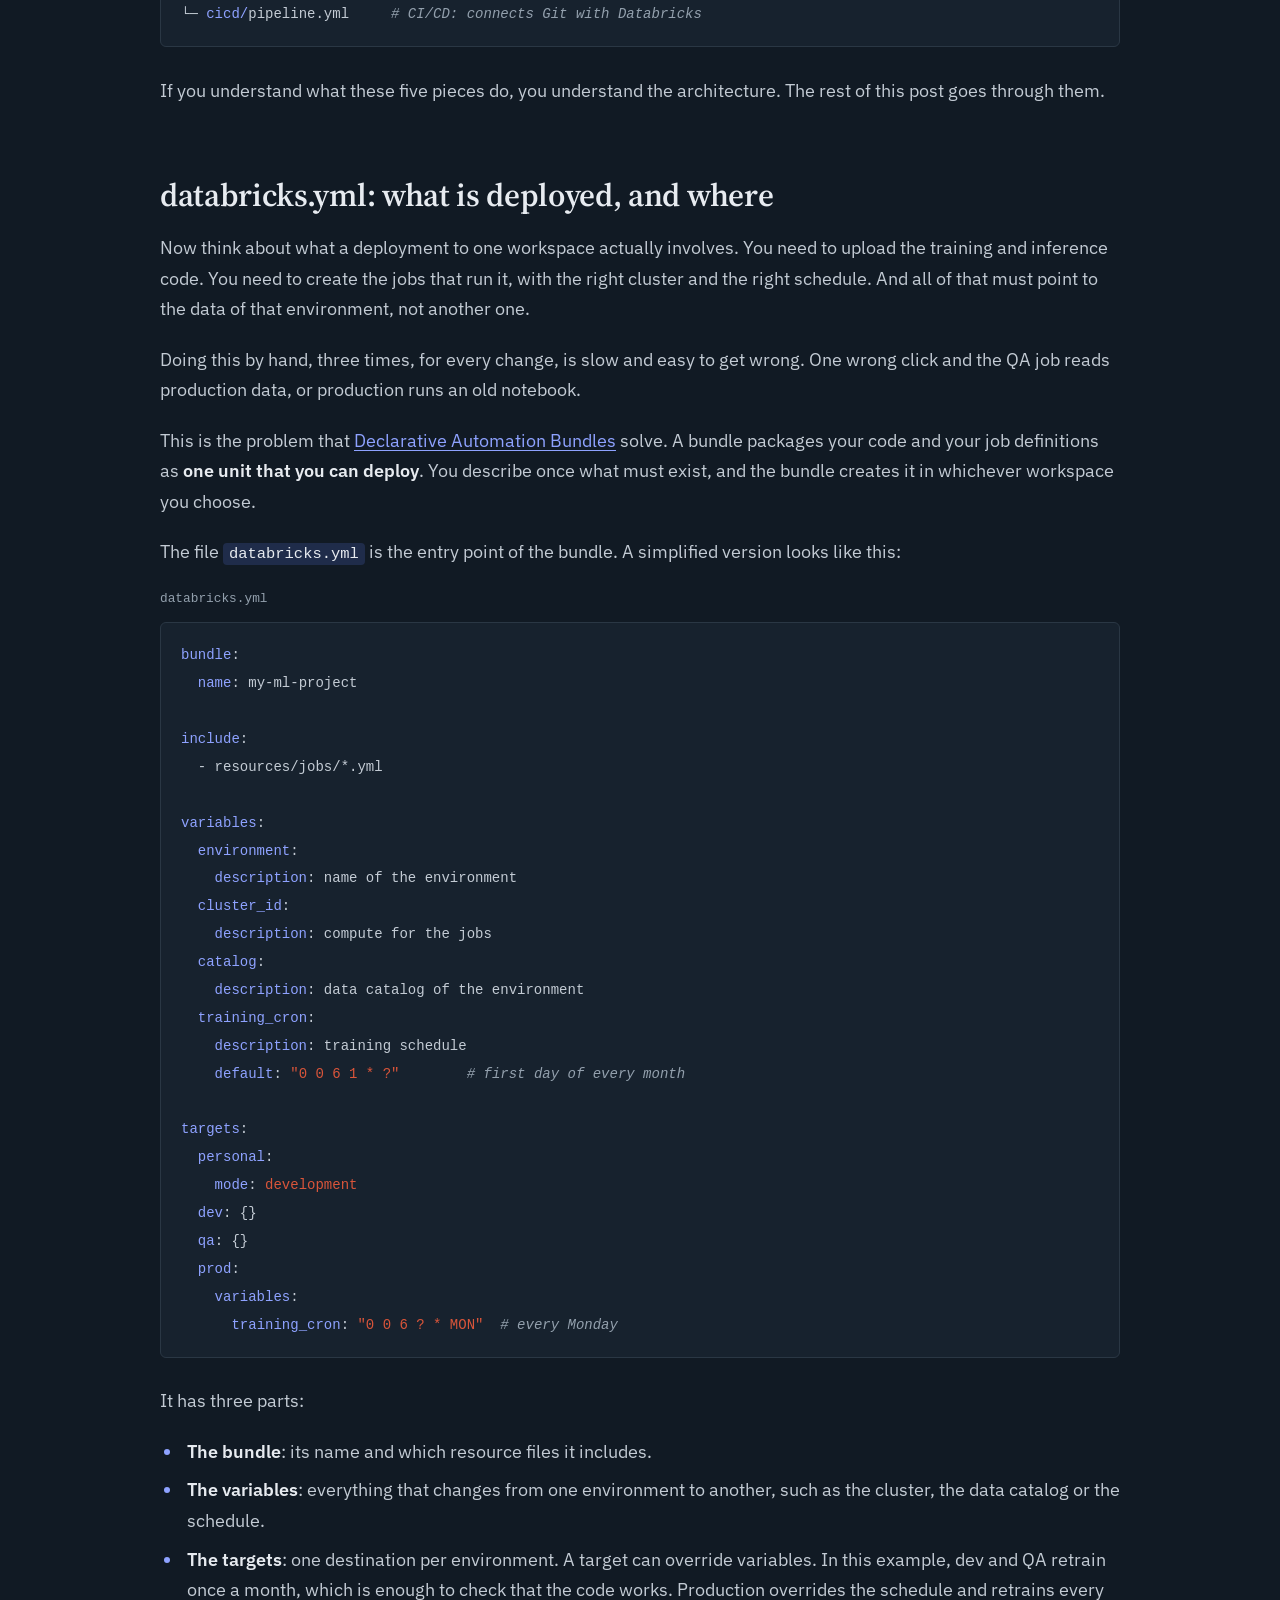
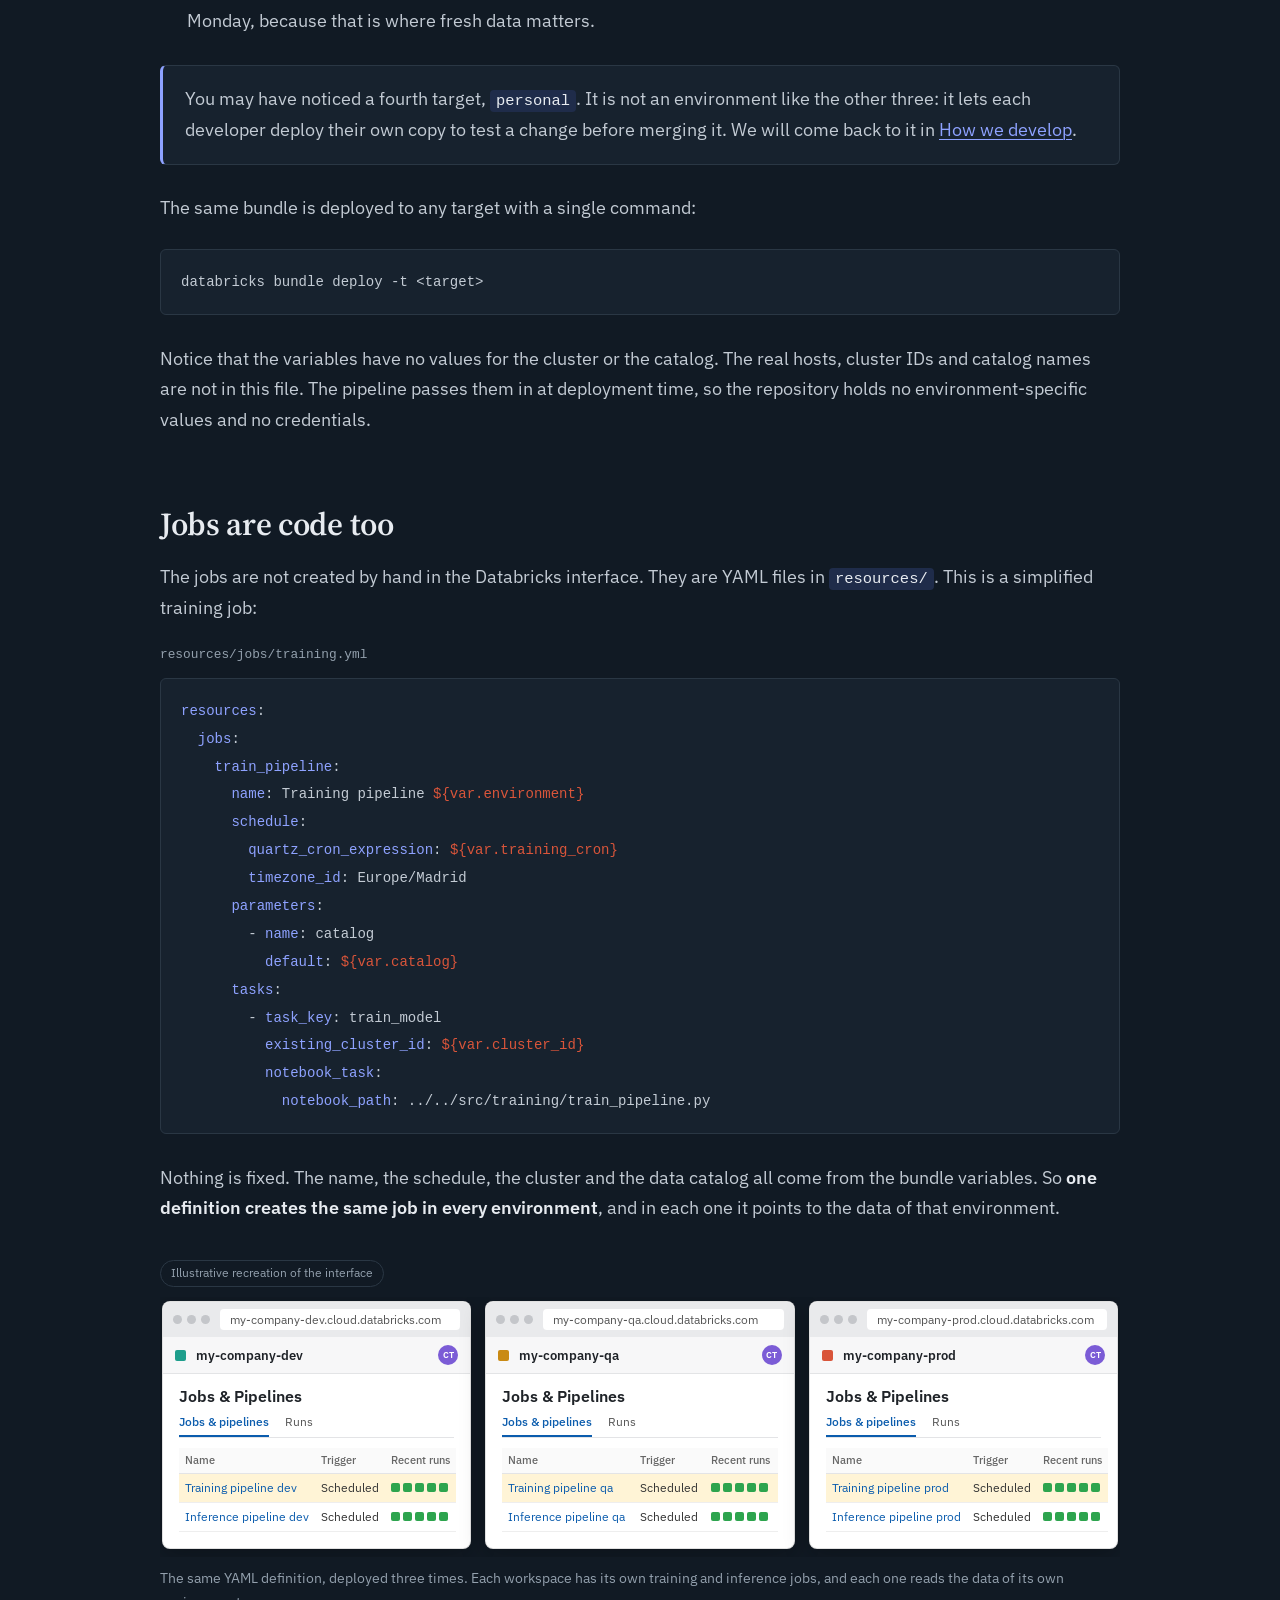
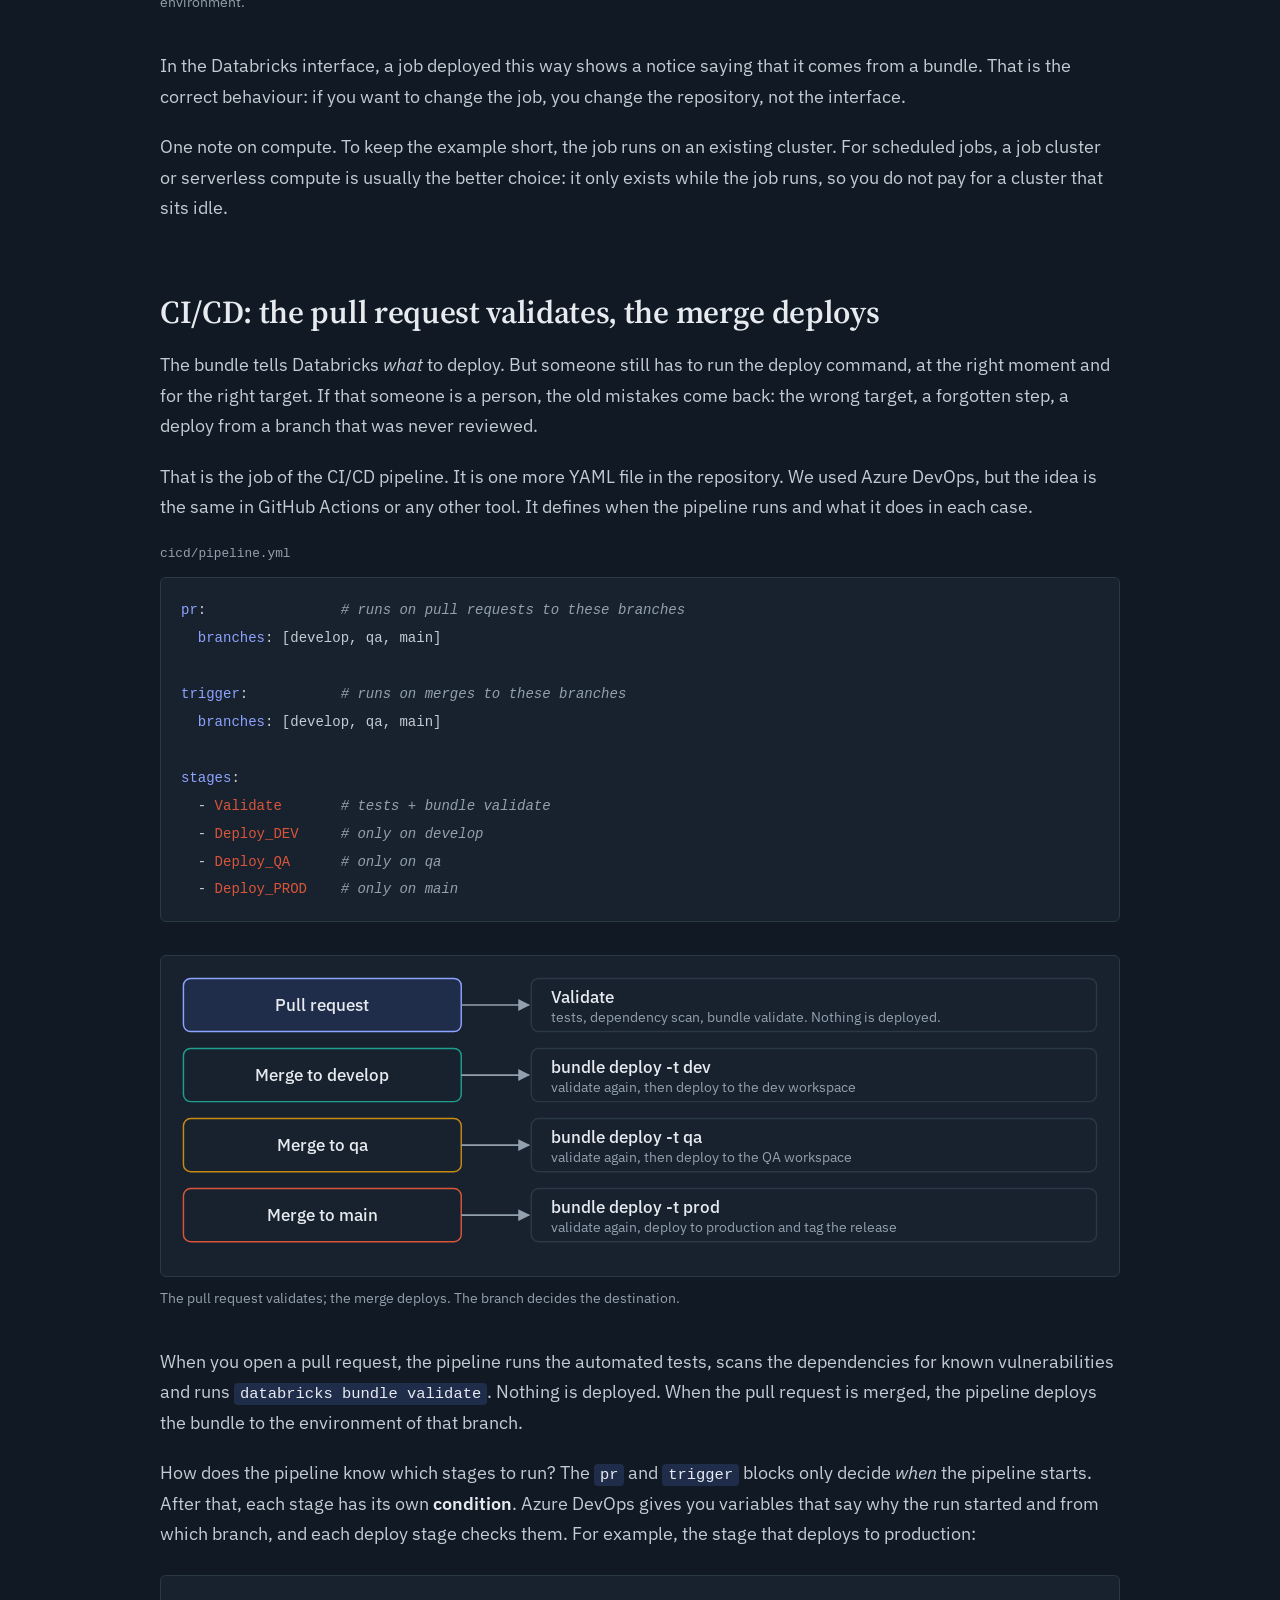
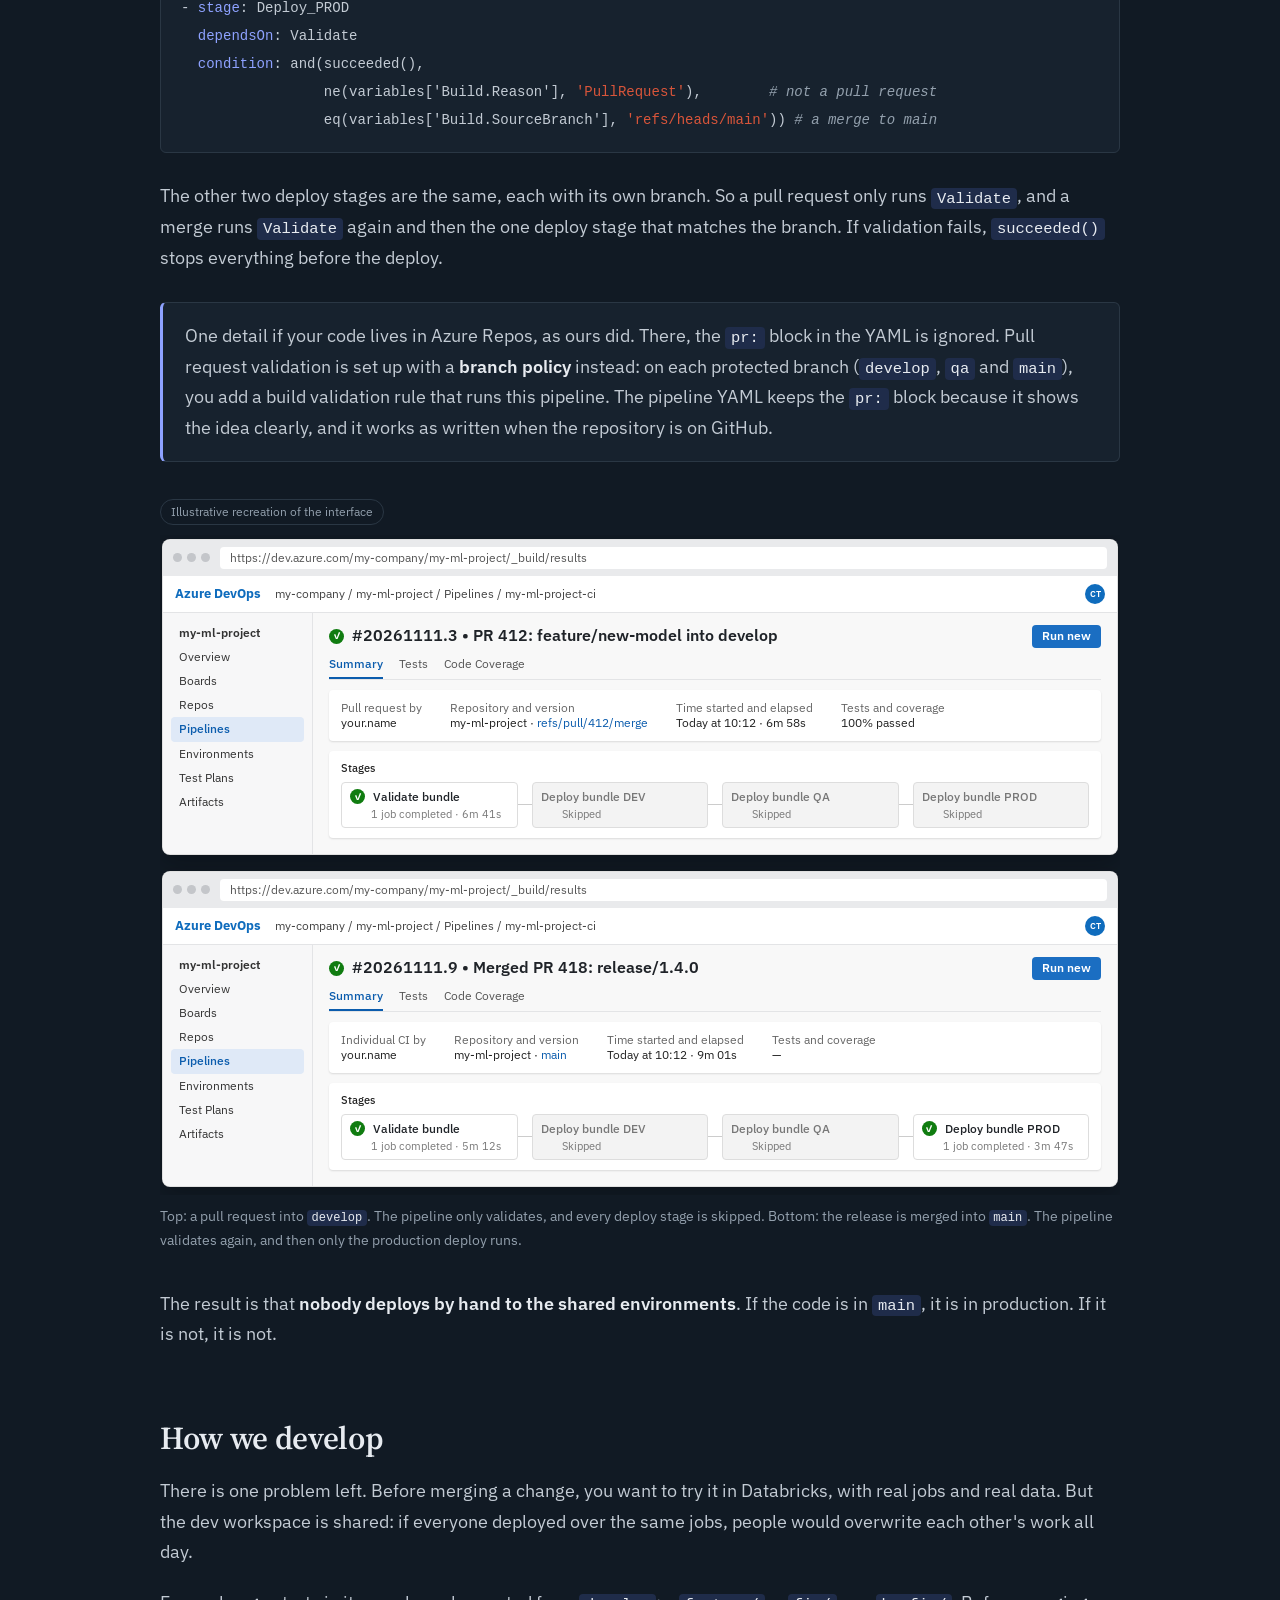
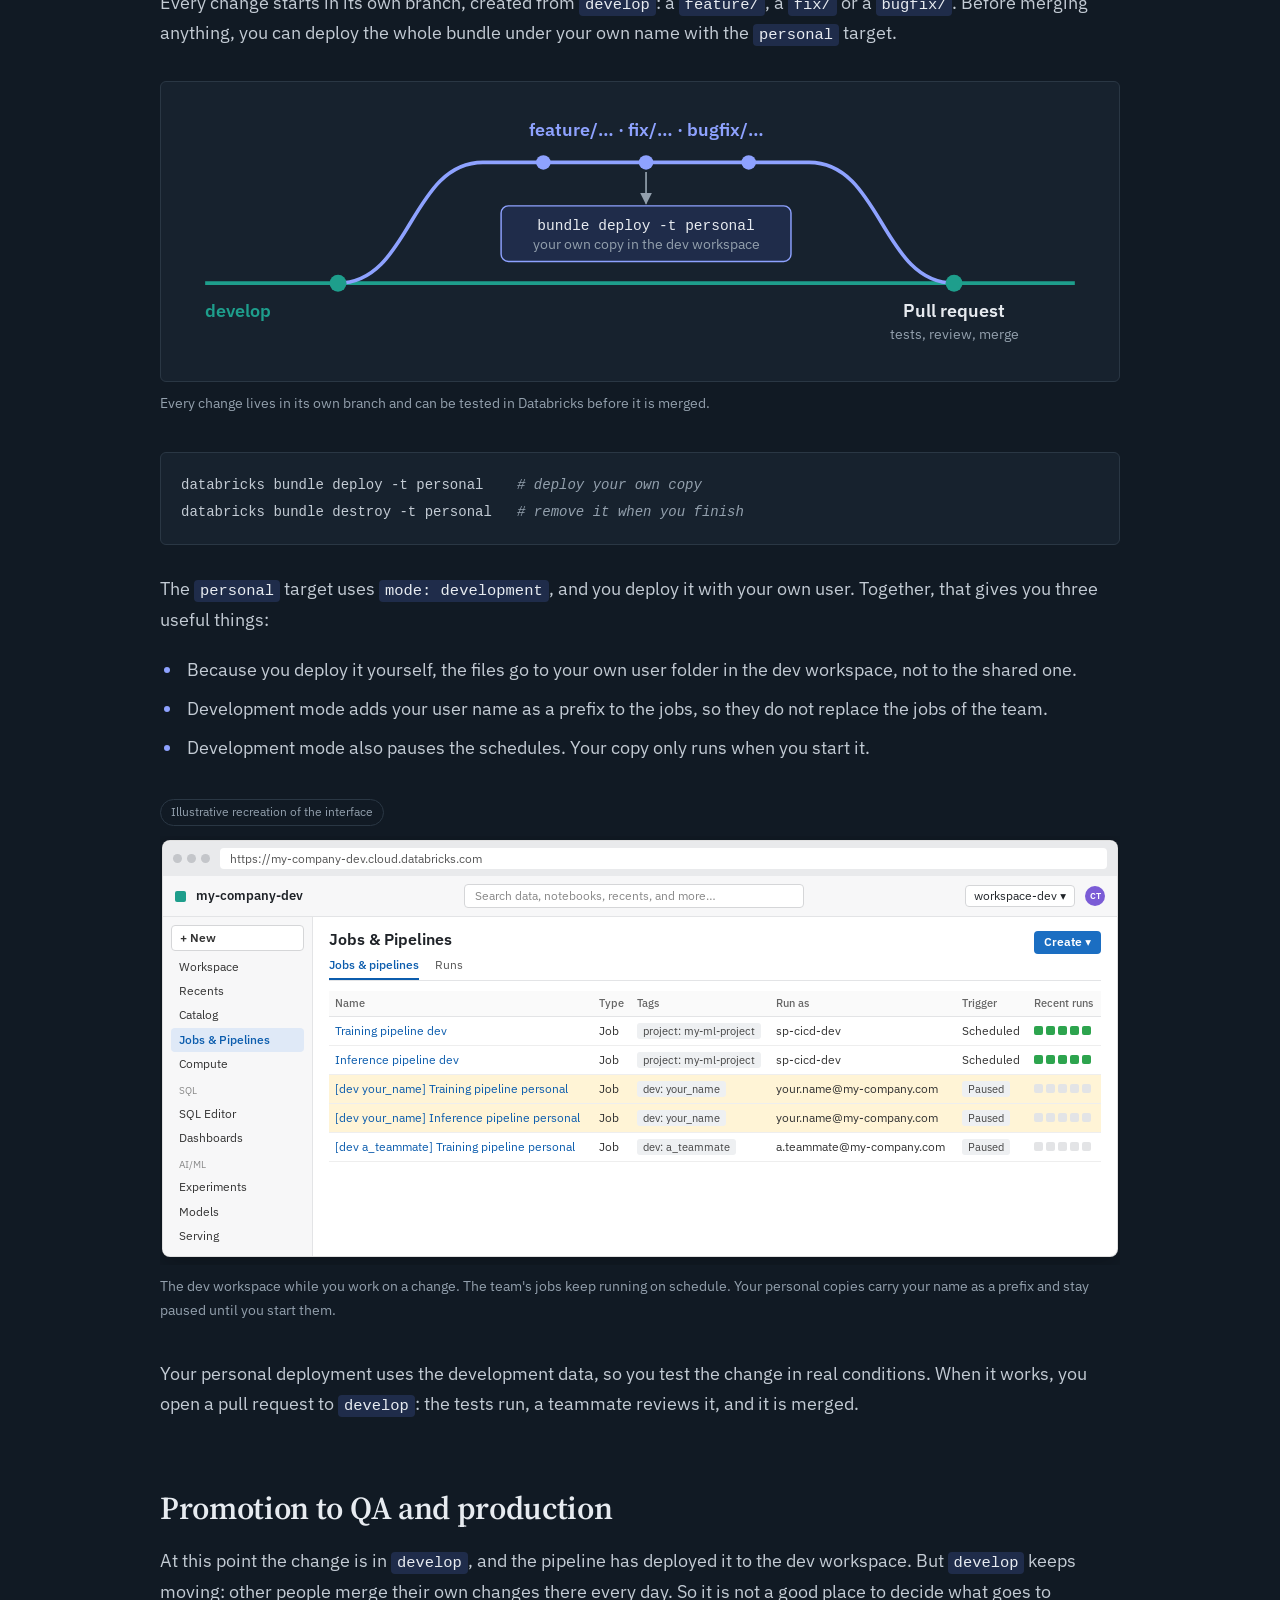
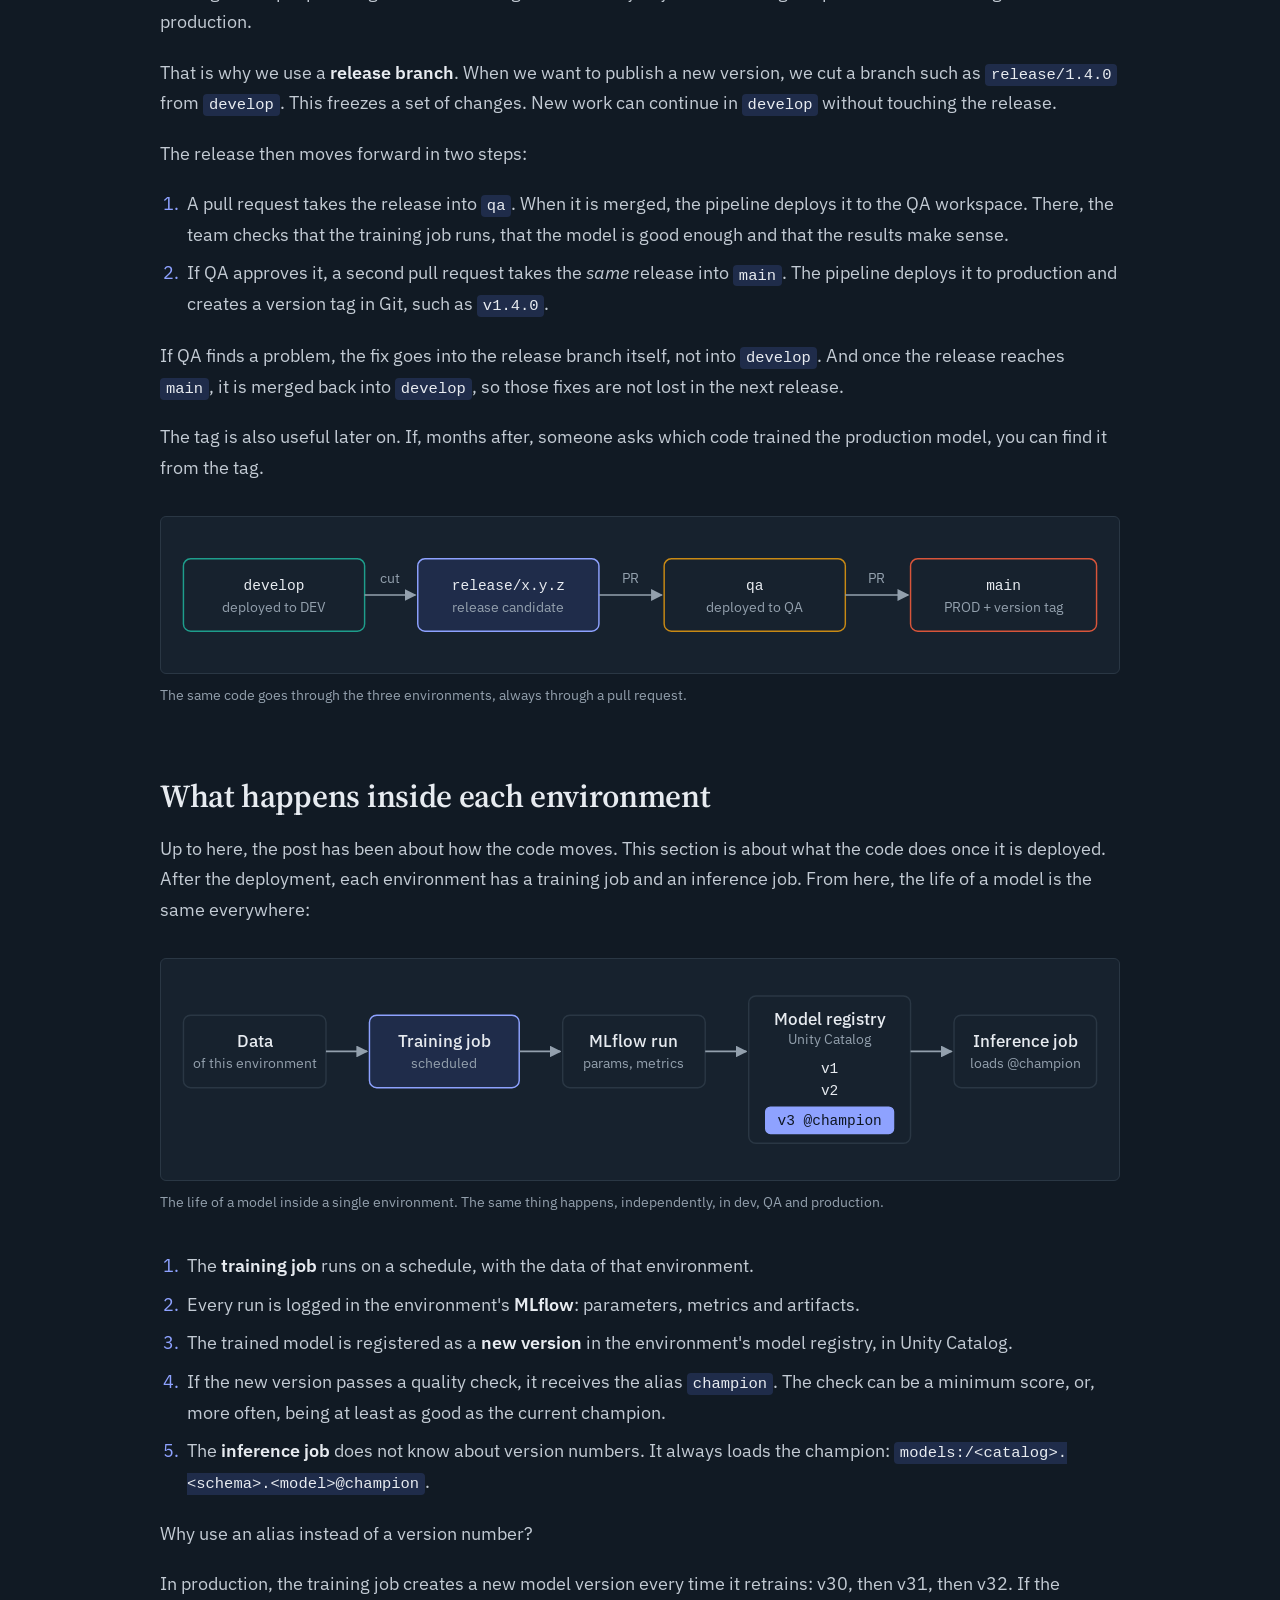
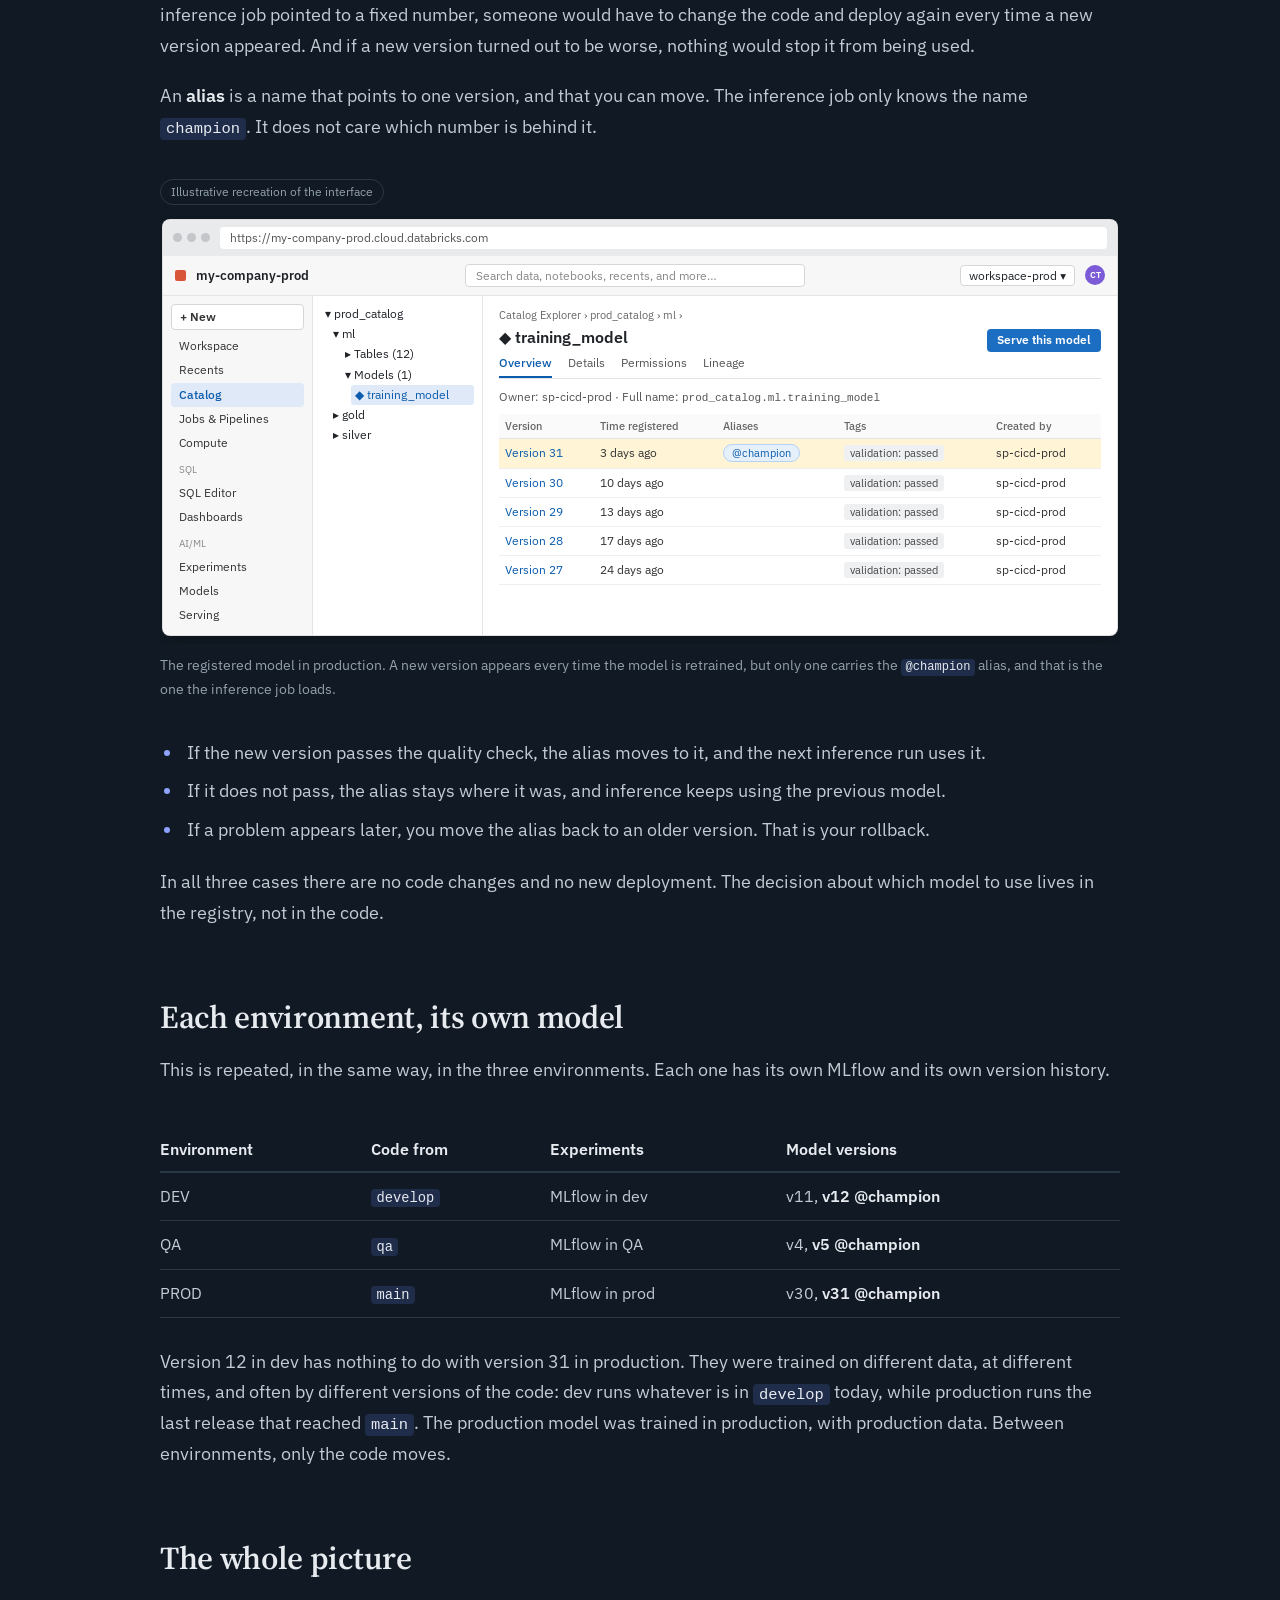
<file: blog/deploy-code-databricks/index.html>
<!doctype html>
<html lang="en">
<head>
  <meta charset="utf-8">
  <meta name="viewport" content="width=device-width, initial-scale=1">
  <title>Deploy code ML architecture on Databricks · Carles Trullàs</title>
  <meta name="description" content="How to structure a machine-learning project on Databricks with one repository, three environments, Declarative Automation Bundles, CI/CD and versioned models.">
  <meta name="author" content="Carles Trullàs">
  <link rel="canonical" href="https://carlestrullas.github.io/blog/deploy-code-databricks/">

  <meta property="og:type" content="article">
  <meta property="og:url" content="https://carlestrullas.github.io/blog/deploy-code-databricks/">
  <meta property="og:title" content="Deploy code ML architecture on Databricks · Carles Trullàs">
  <meta property="og:description" content="How to structure a machine-learning project on Databricks with one repository, three environments, Declarative Automation Bundles, CI/CD and versioned models.">
  <meta property="og:image" content="https://carlestrullas.github.io/images/og-image.png">
  <meta name="twitter:card" content="summary_large_image">

  <link rel="icon" href="/favicon.svg" type="image/svg+xml">
  <meta name="theme-color" content="#111A24">

  <link rel="preconnect" href="https://fonts.googleapis.com">
  <link rel="preconnect" href="https://fonts.gstatic.com" crossorigin>
  <link href="https://fonts.googleapis.com/css2?family=IBM+Plex+Sans:ital,wght@0,400;0,500;0,600;1,400&family=Source+Serif+4:opsz,wght@8..60,400;8..60,600;8..60,700&display=swap" rel="stylesheet">
  <link rel="stylesheet" href="/css/style.css">
  <link rel="stylesheet" href="/css/blog.css">

  <script>
    // Dark by default; a saved choice from the toggle wins. Runs before paint to avoid a flash.
    var t = 'dark';
    try { t = localStorage.getItem('theme') || 'dark'; } catch (e) {}
    document.documentElement.dataset.theme = t;
  </script>
  <script type="application/ld+json">
  {
    "@context": "https://schema.org",
    "@type": "BlogPosting",
    "headline": "Deploy code ML architecture on Databricks",
    "description": "How to structure a machine-learning project on Databricks with one repository, three environments, Declarative Automation Bundles, CI/CD and versioned models.",
    "datePublished": "2026-11-11",
    "dateModified": "2026-11-12",
    "author": { "@type": "Person", "name": "Carles Trullàs", "url": "https://carlestrullas.github.io/" }
  }
  </script>
</head>
<body>
  <a class="skip" href="#main">Skip to content</a>

  <header class="site-header">
    <div class="wrap header-inner">
      <a class="wordmark" href="/" aria-label="Carles Trullàs, home">Carles Trullàs</a>
      <nav aria-label="Sections">
        <ul class="nav-list" id="site-nav">
          <li><a href="/#work">Work</a></li>
          <li><a href="/#experience">Experience</a></li>
          <li><a href="/#projects">Projects</a></li>
          <li><a href="/blog/" aria-current="page">Blog</a></li>
          <li><a href="/#education">Education</a></li>
          <li><a href="/#contact">Contact</a></li>
        </ul>
      </nav>
      <button class="nav-toggle" type="button" aria-expanded="false" aria-controls="site-nav" aria-label="Open menu">
        <span class="nav-toggle-bar" aria-hidden="true"></span>
      </button>
      <button class="theme-toggle" type="button" aria-label="Switch colour theme">
        <svg class="icon-moon" viewBox="0 0 24 24" aria-hidden="true"><path d="M20 14.5A8 8 0 0 1 9.5 4a8 8 0 1 0 10.5 10.5Z"/></svg>
        <svg class="icon-sun" viewBox="0 0 24 24" aria-hidden="true"><circle cx="12" cy="12" r="4"/><path d="M12 2v2M12 20v2M4.9 4.9l1.4 1.4M17.7 17.7l1.4 1.4M2 12h2M20 12h2M4.9 19.1l1.4-1.4M17.7 6.3l1.4-1.4"/></svg>
      </button>
    </div>
  </header>

  <main id="main">
    <article class="post">
      <a class="post-back" href="/blog/">← All posts</a>
      <header class="post-header">
        <p class="post-date"><time datetime="2026-11-11">11 November 2026</time> · 14 min read</p>
        <h1>Deploy code ML architecture on Databricks</h1>
        <p class="standfirst">One repository, three environments, and a pipeline where a pull request validates and a merge deploys. This is how I structure a machine-learning project on Databricks so that it reaches production in a reliable, repeatable way.</p>
        <ul class="tags" aria-label="Topics"><li>Databricks</li><li>MLOps</li><li>Automation Bundles</li><li>CI/CD</li><li>MLflow</li></ul>
      </header>
      <div class="prose">
<p>Training a model is the easy part. The hard part starts the day it has to run again and again, on real data, without anyone copying files by hand. Without a clear structure, the same problems always appear: models moved manually between environments, jobs created by clicking in the interface, "it worked in my environment", and nobody sure which version is running in production.</p>
<p>This post describes the architecture we used in a machine-learning project on Databricks. I will not go into the model itself. The post is about how we organised the repository, the environments and the deployment, so that getting to production was reliable and repeatable.</p>

<h2 id="setup">The setup this post assumes</h2>
<p>Before anything else, it helps to be clear about the starting point. Everything in this post assumes that you work with <strong>three separate Databricks environments</strong>: development, QA and production. Each one is its own workspace, and <strong>each one has its own data</strong>.</p>
<p>The data does not start equal in the three. Production holds the real data: it is the one that the business uses and it is updated every day. From time to time, that data is copied to QA and to dev, so that there is realistic data to work with there too.</p>
<figure><div class="flow-scroll"><svg class="flow" viewBox="0 0 760 146" role="img" aria-labelledby="d0t">
<title id="d0t">Three separate Databricks workspaces: dev, QA and production. Production holds the real data, updated every day. From time to time that data is copied to QA and to dev.</title><defs><marker id="arr" viewBox="0 0 10 10" refX="9" refY="5" markerWidth="7" markerHeight="7" orient="auto-start-reverse"><path d="M0 0L10 5L0 10z" class="arrowhead"/></marker></defs>
<g class="node dev"><rect x="2" y="16" width="200" height="70" rx="6"/><text x="102" y="44" class="h dev">DEV</text><text x="102" y="64" class="sub">a copy of the data</text></g>
<g class="node qa"><rect x="280" y="16" width="200" height="70" rx="6"/><text x="380" y="44" class="h qa">QA</text><text x="380" y="64" class="sub">a copy of the data</text></g>
<g class="node prod"><rect x="558" y="16" width="200" height="70" rx="6"/><text x="658" y="44" class="h prod">PROD</text><text x="658" y="64" class="sub">the real data, updated daily</text></g>
<path class="edge" d="M558 51H482" marker-end="url(#arr)"/><text x="520" y="41" class="sub">copy</text>
<path class="edge" d="M658 86V116H102V88" marker-end="url(#arr)"/><text x="380" y="136" class="sub">periodic copy of production data</text>
</svg></div><figcaption>The starting point: three workspaces, each with its own data. Production data is the source; QA and dev receive copies.</figcaption></figure>
<p>Not every company works like this. Some have a single Databricks workspace for everything, and then part of what follows does not apply directly. But if you have separate environments, or plan to have them, this is a structure that makes good use of them.</p>

<h2 id="two-ways">Two ways to ship a model</h2>
<p>Imagine you have trained a model that forecasts weekly orders. It works well in the development workspace. Now it has to reach production. What exactly do you move there?</p>
<p>There are two common answers to that question.</p>
<p>The first is <strong>deploy model</strong>. You train the model once, in development, and then copy the trained model to QA and to production. It is simple, and the model you tested is exactly the model that runs.</p>
<p>But this pattern has a condition. To train a good model in development, the development workspace has to read production data. In many companies that is not allowed, for security or privacy reasons.</p>
<p>And there is a second problem: retraining. Every new model has to be trained in dev and then promoted again, which makes automatic periodic retraining hard.</p>
<p>The second answer is <strong>deploy code</strong>. Instead of moving the model, you move the <em>code</em> that trains it. Each environment runs the same training code on its own data, and produces its own model.</p>
<figure><div class="flow-scroll"><svg class="flow" viewBox="0 0 760 236" role="img" aria-labelledby="d1t">
<title id="d1t">Two ways to ship a model. Deploy model: the model is trained in dev and the trained model is copied to QA and production. Deploy code: the code moves from dev to QA to production and each environment trains its own model.</title><defs><marker id="arr" viewBox="0 0 10 10" refX="9" refY="5" markerWidth="7" markerHeight="7" orient="auto-start-reverse"><path d="M0 0L10 5L0 10z" class="arrowhead"/></marker></defs>
<text x="2" y="46" class="l h">Deploy model</text><text x="2" y="66" class="l sub">the trained model moves</text>
<g class="node dev dim"><rect x="170" y="22" width="150" height="60" rx="6"/><text x="245" y="48">DEV</text><text x="245" y="66" class="sub">trains</text></g>
<g class="node qa dim"><rect x="390" y="22" width="150" height="60" rx="6"/><text x="465" y="48">QA</text><text x="465" y="66" class="sub">gets a copy</text></g>
<g class="node prod dim"><rect x="608" y="22" width="150" height="60" rx="6"/><text x="683" y="48">PROD</text><text x="683" y="66" class="sub">gets a copy</text></g>
<path class="edge" d="M320 52H388" marker-end="url(#arr)"/><path class="edge" d="M540 52H606" marker-end="url(#arr)"/>
<text x="354" y="42" class="sub">model</text><text x="573" y="42" class="sub">model</text>
<text x="2" y="168" class="l h acc">Deploy code</text><text x="2" y="188" class="l sub">the code moves</text>
<g class="node dev"><rect x="170" y="140" width="150" height="74" rx="6"/><text x="245" y="166">DEV</text><text x="245" y="184" class="sub">trains its own</text><text x="245" y="200" class="sub">model</text></g>
<g class="node qa"><rect x="390" y="140" width="150" height="74" rx="6"/><text x="465" y="166">QA</text><text x="465" y="184" class="sub">trains its own</text><text x="465" y="200" class="sub">model</text></g>
<g class="node prod"><rect x="608" y="140" width="150" height="74" rx="6"/><text x="683" y="166">PROD</text><text x="683" y="184" class="sub">trains its own</text><text x="683" y="200" class="sub">model</text></g>
<path class="edge" d="M320 177H388" marker-end="url(#arr)"/><path class="edge" d="M540 177H606" marker-end="url(#arr)"/>
<text x="354" y="167" class="sub acc">code</text><text x="573" y="167" class="sub acc">code</text>
</svg></div><figcaption>With deploy model, a trained model travels between environments. With deploy code, only the code travels, and each environment trains its own model.</figcaption></figure>
<p>Deploy code is not a Databricks feature. It is a general way of working in MLOps, and you can apply it on any platform. This post shows how we applied it on Databricks.</p>

<h3>Why we chose deploy code</h3>
<p>Our model has to learn from the newest real data, and that data lives in production. With deploy code, the production model is trained in production, with production data. The development workspace never needs direct access to production data, and no model trained on that data ever leaves the production workspace.</p>
<p>Retraining also becomes simple. The training job runs on a schedule in production, so a new model appears every time it runs, without anyone training it by hand or copying a model file from one place to another.</p>
<p>Another benefit has to do with testing. With deploy code, the thing you test in dev and QA is the training code itself. By the time that code reaches production, it has already run successfully twice, in two different environments. If something is wrong with it, you usually find out before production does.</p>
<div class="callout"><p>Deploy model is not a bad choice. If training takes days, if a model must be approved once and then never change, or if everything runs in a single workspace, it is often the better option. The right pattern depends on your project.</p></div>
<p>To sum up the trade-off:</p>
<div class="two-col">
  <div><h3>What you gain</h3><ul>
    <li>The production model learns from production data, and dev never needs direct access to it.</li>
    <li>Automatic retraining is simple: it is just a scheduled job.</li>
    <li>The training code reaches production already tested in dev and QA.</li>
    <li>Everything comes from Git: reviewed, versioned and repeatable.</li>
    <li>Models trained on production data never leave production.</li>
  </ul></div>
  <div><h3>What it costs</h3><ul>
    <li>You train in every environment, so you pay for more compute.</li>
    <li>Dev and QA need data that looks like production data.</li>
  </ul></div>
</div>

<h2 id="environments">Three environments, three branches</h2>
<p>If the code is what moves between environments, we need a clear answer to a simple question: which version of the code runs where?</p>
<p>Without a rule, this gets messy fast. Someone deploys a half-finished change to QA to test it. Production runs a version that nobody can find in Git. Two people overwrite each other's work in the same workspace.</p>
<p>Our rule was simple: <strong>each workspace runs the code of one Git branch</strong>. Dev runs <code>develop</code>, QA runs <code>qa</code> and production runs <code>main</code>. If you want to know what is running in production, you look at <code>main</code>.</p>
<figure><div class="flow-scroll"><svg class="flow" viewBox="0 0 760 216" role="img" aria-labelledby="d2t">
<title id="d2t">Three Databricks workspaces. Dev runs the code of the develop branch, QA runs the qa branch and production runs the main branch. Each workspace has its own data, jobs, MLflow and models.</title><defs><marker id="arr" viewBox="0 0 10 10" refX="9" refY="5" markerWidth="7" markerHeight="7" orient="auto-start-reverse"><path d="M0 0L10 5L0 10z" class="arrowhead"/></marker></defs>
<g class="pill dev"><rect x="50" y="4" width="140" height="30" rx="15" class="dev"/><text x="120" y="24" class="m dev">develop</text></g>
<path class="edge" d="M120 36V60" marker-end="url(#arr)"/>
<g class="node dev"><rect x="10" y="62" width="220" height="150" rx="6"/><text x="120" y="90" class="h dev">DEV</text><text x="120" y="108" class="sub">development workspace</text>
<text x="120" y="136">its own data</text><text x="120" y="156">its own jobs</text><text x="120" y="176">its own MLflow</text><text x="120" y="196">its own models</text></g><g class="pill qa"><rect x="310" y="4" width="140" height="30" rx="15" class="qa"/><text x="380" y="24" class="m qa">qa</text></g>
<path class="edge" d="M380 36V60" marker-end="url(#arr)"/>
<g class="node qa"><rect x="270" y="62" width="220" height="150" rx="6"/><text x="380" y="90" class="h qa">QA</text><text x="380" y="108" class="sub">validation workspace</text>
<text x="380" y="136">its own data</text><text x="380" y="156">its own jobs</text><text x="380" y="176">its own MLflow</text><text x="380" y="196">its own models</text></g><g class="pill prod"><rect x="570" y="4" width="140" height="30" rx="15" class="prod"/><text x="640" y="24" class="m prod">main</text></g>
<path class="edge" d="M640 36V60" marker-end="url(#arr)"/>
<g class="node prod"><rect x="530" y="62" width="220" height="150" rx="6"/><text x="640" y="90" class="h prod">PROD</text><text x="640" y="108" class="sub">production workspace</text>
<text x="640" y="136">its own data</text><text x="640" y="156">its own jobs</text><text x="640" y="176">its own MLflow</text><text x="640" y="196">its own models</text></g>
</svg></div><figcaption>Each workspace runs the code of exactly one Git branch and shares nothing with the others.</figcaption></figure>
<p>Apart from the code, nothing is shared. Each environment has its own data catalogs, its own jobs, its own MLflow experiments and its own registered models. If something breaks in dev, production does not notice.</p>
<p>This also makes moving a change forward very simple. To take code from dev to QA, you merge it from <code>develop</code> into <code>qa</code>. To take it to production, you merge it into <code>main</code>. Moving code between environments becomes the same thing as moving it between branches.</p>

<h2 id="repository">One repository, and what each piece is for</h2>
<p>Everything lives in a single repository: the training code, the job definitions, the tests and the pipeline. This way, a change to the training code and a change to the job that runs it go in the same pull request and are reviewed together.</p>
<p>The layout is small, and each piece has one job.</p>
<pre><code>my-ml-project/
├─ <span class="k">databricks.yml</span>        <span class="c"># the central file: what is deployed, and where</span>
├─ <span class="k">resources/</span>jobs/*.yml   <span class="c"># Databricks jobs, defined as YAML</span>
├─ <span class="k">src/</span>                  <span class="c"># the code the jobs run: training, inference…</span>
├─ <span class="k">tests/</span>                <span class="c"># automated tests that protect every change</span>
└─ <span class="k">cicd/</span>pipeline.yml     <span class="c"># CI/CD: connects Git with Databricks</span></code></pre>
<p>If you understand what these five pieces do, you understand the architecture. The rest of this post goes through them.</p>

<h2 id="bundle">databricks.yml: what is deployed, and where</h2>
<p>Now think about what a deployment to one workspace actually involves. You need to upload the training and inference code. You need to create the jobs that run it, with the right cluster and the right schedule. And all of that must point to the data of that environment, not another one.</p>
<p>Doing this by hand, three times, for every change, is slow and easy to get wrong. One wrong click and the QA job reads production data, or production runs an old notebook.</p>
<p>This is the problem that <a href="https://docs.databricks.com/dev-tools/bundles/">Declarative Automation Bundles</a> solve. A bundle packages your code and your job definitions as <strong>one unit that you can deploy</strong>. You describe once what must exist, and the bundle creates it in whichever workspace you choose.</p>
<p>The file <code>databricks.yml</code> is the entry point of the bundle. A simplified version looks like this:</p>
<span class="pre-label">databricks.yml</span>
<pre><code><span class="k">bundle</span>:
  <span class="k">name</span>: my-ml-project

<span class="k">include</span>:
  - resources/jobs/*.yml

<span class="k">variables</span>:
  <span class="k">environment</span>:
    <span class="k">description</span>: name of the environment
  <span class="k">cluster_id</span>:
    <span class="k">description</span>: compute for the jobs
  <span class="k">catalog</span>:
    <span class="k">description</span>: data catalog of the environment
  <span class="k">training_cron</span>:
    <span class="k">description</span>: training schedule
    <span class="k">default</span>: <span class="v">"0 0 6 1 * ?"</span>        <span class="c"># first day of every month</span>

<span class="k">targets</span>:
  <span class="k">personal</span>:
    <span class="k">mode</span>: <span class="v">development</span>
  <span class="k">dev</span>: {}
  <span class="k">qa</span>: {}
  <span class="k">prod</span>:
    <span class="k">variables</span>:
      <span class="k">training_cron</span>: <span class="v">"0 0 6 ? * MON"</span>  <span class="c"># every Monday</span></code></pre>
<p>It has three parts:</p>
<ul>
  <li><strong>The bundle</strong>: its name and which resource files it includes.</li>
  <li><strong>The variables</strong>: everything that changes from one environment to another, such as the cluster, the data catalog or the schedule.</li>
  <li><strong>The targets</strong>: one destination per environment. A target can override variables. In this example, dev and QA retrain once a month, which is enough to check that the code works. Production overrides the schedule and retrains every Monday, because that is where fresh data matters.</li>
</ul>
<div class="callout"><p>You may have noticed a fourth target, <code>personal</code>. It is not an environment like the other three: it lets each developer deploy their own copy to test a change before merging it. We will come back to it in <a href="#development">How we develop</a>.</p></div>
<p>The same bundle is deployed to any target with a single command:</p>
<pre><code>databricks bundle deploy -t &lt;target&gt;</code></pre>
<p>Notice that the variables have no values for the cluster or the catalog. The real hosts, cluster IDs and catalog names are not in this file. The pipeline passes them in at deployment time, so the repository holds no environment-specific values and no credentials.</p>

<h2 id="jobs">Jobs are code too</h2>
<p>The jobs are not created by hand in the Databricks interface. They are YAML files in <code>resources/</code>. This is a simplified training job:</p>
<span class="pre-label">resources/jobs/training.yml</span>
<pre><code><span class="k">resources</span>:
  <span class="k">jobs</span>:
    <span class="k">train_pipeline</span>:
      <span class="k">name</span>: Training pipeline <span class="v">${var.environment}</span>
      <span class="k">schedule</span>:
        <span class="k">quartz_cron_expression</span>: <span class="v">${var.training_cron}</span>
        <span class="k">timezone_id</span>: Europe/Madrid
      <span class="k">parameters</span>:
        - <span class="k">name</span>: catalog
          <span class="k">default</span>: <span class="v">${var.catalog}</span>
      <span class="k">tasks</span>:
        - <span class="k">task_key</span>: train_model
          <span class="k">existing_cluster_id</span>: <span class="v">${var.cluster_id}</span>
          <span class="k">notebook_task</span>:
            <span class="k">notebook_path</span>: ../../src/training/train_pipeline.py</code></pre>
<p>Nothing is fixed. The name, the schedule, the cluster and the data catalog all come from the bundle variables. So <strong>one definition creates the same job in every environment</strong>, and in each one it points to the data of that environment.</p>
<figure class="mock-fig"><span class="mock-label">Illustrative recreation of the interface</span><div class="mock-scroll"><div class="mock-row">
<div class="mock"><div class="bar"><div class="dots"><i></i><i></i><i></i></div><div class="url">my-company-dev.cloud.databricks.com</div></div>
<div class="top"><span class="sq" style="background:var(--dev)"></span>my-company-dev<span class="av">CT</span></div>
<div class="main"><h4>Jobs &amp; Pipelines</h4><div class="tabs"><span class="on">Jobs &amp; pipelines</span><span>Runs</span></div>
<table><thead><tr><th>Name</th><th>Trigger</th><th>Recent runs</th></tr></thead><tbody>
<tr class="hl"><td class="lnk">Training pipeline dev</td><td>Scheduled</td><td><span class="runs"><i></i><i></i><i></i><i></i><i></i></span></td></tr>
<tr><td class="lnk">Inference pipeline dev</td><td>Scheduled</td><td><span class="runs"><i></i><i></i><i></i><i></i><i></i></span></td></tr></tbody></table></div></div><div class="mock"><div class="bar"><div class="dots"><i></i><i></i><i></i></div><div class="url">my-company-qa.cloud.databricks.com</div></div>
<div class="top"><span class="sq" style="background:var(--qa)"></span>my-company-qa<span class="av">CT</span></div>
<div class="main"><h4>Jobs &amp; Pipelines</h4><div class="tabs"><span class="on">Jobs &amp; pipelines</span><span>Runs</span></div>
<table><thead><tr><th>Name</th><th>Trigger</th><th>Recent runs</th></tr></thead><tbody>
<tr class="hl"><td class="lnk">Training pipeline qa</td><td>Scheduled</td><td><span class="runs"><i></i><i></i><i></i><i></i><i></i></span></td></tr>
<tr><td class="lnk">Inference pipeline qa</td><td>Scheduled</td><td><span class="runs"><i></i><i></i><i></i><i></i><i></i></span></td></tr></tbody></table></div></div><div class="mock"><div class="bar"><div class="dots"><i></i><i></i><i></i></div><div class="url">my-company-prod.cloud.databricks.com</div></div>
<div class="top"><span class="sq" style="background:var(--prod)"></span>my-company-prod<span class="av">CT</span></div>
<div class="main"><h4>Jobs &amp; Pipelines</h4><div class="tabs"><span class="on">Jobs &amp; pipelines</span><span>Runs</span></div>
<table><thead><tr><th>Name</th><th>Trigger</th><th>Recent runs</th></tr></thead><tbody>
<tr class="hl"><td class="lnk">Training pipeline prod</td><td>Scheduled</td><td><span class="runs"><i></i><i></i><i></i><i></i><i></i></span></td></tr>
<tr><td class="lnk">Inference pipeline prod</td><td>Scheduled</td><td><span class="runs"><i></i><i></i><i></i><i></i><i></i></span></td></tr></tbody></table></div></div>
</div></div><figcaption>The same YAML definition, deployed three times. Each workspace has its own training and inference jobs, and each one reads the data of its own environment.</figcaption></figure>

<p>In the Databricks interface, a job deployed this way shows a notice saying that it comes from a bundle. That is the correct behaviour: if you want to change the job, you change the repository, not the interface.</p>
<p>One note on compute. To keep the example short, the job runs on an existing cluster. For scheduled jobs, a job cluster or serverless compute is usually the better choice: it only exists while the job runs, so you do not pay for a cluster that sits idle.</p>

<h2 id="cicd">CI/CD: the pull request validates, the merge deploys</h2>
<p>The bundle tells Databricks <em>what</em> to deploy. But someone still has to run the deploy command, at the right moment and for the right target. If that someone is a person, the old mistakes come back: the wrong target, a forgotten step, a deploy from a branch that was never reviewed.</p>
<p>That is the job of the CI/CD pipeline. It is one more YAML file in the repository. We used Azure DevOps, but the idea is the same in GitHub Actions or any other tool. It defines when the pipeline runs and what it does in each case.</p>
<span class="pre-label">cicd/pipeline.yml</span>
<pre><code><span class="k">pr</span>:                <span class="c"># runs on pull requests to these branches</span>
  <span class="k">branches</span>: [develop, qa, main]

<span class="k">trigger</span>:           <span class="c"># runs on merges to these branches</span>
  <span class="k">branches</span>: [develop, qa, main]

<span class="k">stages</span>:
  - <span class="v">Validate</span>       <span class="c"># tests + bundle validate</span>
  - <span class="v">Deploy_DEV</span>     <span class="c"># only on develop</span>
  - <span class="v">Deploy_QA</span>      <span class="c"># only on qa</span>
  - <span class="v">Deploy_PROD</span>    <span class="c"># only on main</span></code></pre>
<figure><div class="flow-scroll"><svg class="flow" viewBox="0 0 760 232" role="img" aria-labelledby="d3t">
<title id="d3t">What the pipeline does for each event. A pull request runs validation only. A merge to develop deploys to dev, a merge to qa deploys to QA and a merge to main deploys to production.</title><defs><marker id="arr" viewBox="0 0 10 10" refX="9" refY="5" markerWidth="7" markerHeight="7" orient="auto-start-reverse"><path d="M0 0L10 5L0 10z" class="arrowhead"/></marker></defs>
<g class="node accent"><rect x="2" y="2" width="230" height="44" rx="6"/><text x="117" y="29">Pull request</text></g>
<path class="edge" d="M232 24H288" marker-end="url(#arr)"/>
<g class="node"><rect x="290" y="2" width="468" height="44" rx="6"/><text x="306" y="22" class="l">Validate</text><text x="306" y="38" class="l sub">tests, dependency scan, bundle validate. Nothing is deployed.</text></g>
<g class="node dev"><rect x="2" y="60" width="230" height="44" rx="6"/><text x="117" y="87">Merge to develop</text></g>
<path class="edge" d="M232 82H288" marker-end="url(#arr)"/>
<g class="node"><rect x="290" y="60" width="468" height="44" rx="6"/><text x="306" y="80" class="l">bundle deploy -t dev</text><text x="306" y="96" class="l sub">validate again, then deploy to the dev workspace</text></g>
<g class="node qa"><rect x="2" y="118" width="230" height="44" rx="6"/><text x="117" y="145">Merge to qa</text></g>
<path class="edge" d="M232 140H288" marker-end="url(#arr)"/>
<g class="node"><rect x="290" y="118" width="468" height="44" rx="6"/><text x="306" y="138" class="l">bundle deploy -t qa</text><text x="306" y="154" class="l sub">validate again, then deploy to the QA workspace</text></g>
<g class="node prod"><rect x="2" y="176" width="230" height="44" rx="6"/><text x="117" y="203">Merge to main</text></g>
<path class="edge" d="M232 198H288" marker-end="url(#arr)"/>
<g class="node"><rect x="290" y="176" width="468" height="44" rx="6"/><text x="306" y="196" class="l">bundle deploy -t prod</text><text x="306" y="212" class="l sub">validate again, deploy to production and tag the release</text></g>
</svg></div><figcaption>The pull request validates; the merge deploys. The branch decides the destination.</figcaption></figure>
<p>When you open a pull request, the pipeline runs the automated tests, scans the dependencies for known vulnerabilities and runs <code>databricks bundle validate</code>. Nothing is deployed. When the pull request is merged, the pipeline deploys the bundle to the environment of that branch.</p>
<p>How does the pipeline know which stages to run? The <code>pr</code> and <code>trigger</code> blocks only decide <em>when</em> the pipeline starts. After that, each stage has its own <strong>condition</strong>. Azure DevOps gives you variables that say why the run started and from which branch, and each deploy stage checks them. For example, the stage that deploys to production:</p>
<pre><code>- <span class="k">stage</span>: Deploy_PROD
  <span class="k">dependsOn</span>: Validate
  <span class="k">condition</span>: and(succeeded(),
                 ne(variables['Build.Reason'], <span class="v">'PullRequest'</span>),        <span class="c"># not a pull request</span>
                 eq(variables['Build.SourceBranch'], <span class="v">'refs/heads/main'</span>)) <span class="c"># a merge to main</span></code></pre>
<p>The other two deploy stages are the same, each with its own branch. So a pull request only runs <code>Validate</code>, and a merge runs <code>Validate</code> again and then the one deploy stage that matches the branch. If validation fails, <code>succeeded()</code> stops everything before the deploy.</p>
<div class="callout"><p>One detail if your code lives in Azure Repos, as ours did. There, the <code>pr:</code> block in the YAML is ignored. Pull request validation is set up with a <strong>branch policy</strong> instead: on each protected branch (<code>develop</code>, <code>qa</code> and <code>main</code>), you add a build validation rule that runs this pipeline. The pipeline YAML keeps the <code>pr:</code> block because it shows the idea clearly, and it works as written when the repository is on GitHub.</p></div>
<figure class="mock-fig"><span class="mock-label">Illustrative recreation of the interface</span><div class="mock-scroll"><div class="mock-stack">
<div class="mock wide"><div class="bar"><div class="dots"><i></i><i></i><i></i></div><div class="url">https://dev.azure.com/my-company/my-ml-project/_build/results</div></div>
<div class="ado-top"><b>Azure DevOps</b><span>my-company / my-ml-project / Pipelines / my-ml-project-ci</span><span class="av blue">CT</span></div>
<div class="body"><div class="side"><div style="font-weight:600">my-ml-project</div><div>Overview</div><div>Boards</div><div>Repos</div><div class="on">Pipelines</div><div>Environments</div><div>Test Plans</div><div>Artifacts</div></div>
<div class="ado-main"><div class="hrow"><span class="ok">✓</span><h4 style="margin:0">#20261111.3 • PR 412: feature/new-model into develop</h4><span class="mbtn">Run new</span></div>
<div class="tabs" style="margin-top:8px"><span class="on">Summary</span><span>Tests</span><span>Code Coverage</span></div>
<div class="card facts"><div>Pull request by<b>your.name</b></div><div>Repository and version<b>my-ml-project · <span class="lnk">refs/pull/412/merge</span></b></div><div>Time started and elapsed<b>Today at 10:12 · 6m 58s</b></div><div>Tests and coverage<b class="lnk">100% passed</b></div></div>
<div class="card"><div class="sub" style="color:#222;font-weight:500">Stages</div><div class="stages"><div class="stage"><div class="hrow"><span class="ok">✓</span>Validate bundle</div><small>1 job completed · 6m 41s</small></div><span class="ln"></span><div class="stage sk"><div class="hrow"><span class="skip">›</span>Deploy bundle DEV</div><small>Skipped</small></div><span class="ln"></span><div class="stage sk"><div class="hrow"><span class="skip">›</span>Deploy bundle QA</div><small>Skipped</small></div><span class="ln"></span><div class="stage sk"><div class="hrow"><span class="skip">›</span>Deploy bundle PROD</div><small>Skipped</small></div></div></div>
</div></div></div>
<div class="mock wide"><div class="bar"><div class="dots"><i></i><i></i><i></i></div><div class="url">https://dev.azure.com/my-company/my-ml-project/_build/results</div></div>
<div class="ado-top"><b>Azure DevOps</b><span>my-company / my-ml-project / Pipelines / my-ml-project-ci</span><span class="av blue">CT</span></div>
<div class="body"><div class="side"><div style="font-weight:600">my-ml-project</div><div>Overview</div><div>Boards</div><div>Repos</div><div class="on">Pipelines</div><div>Environments</div><div>Test Plans</div><div>Artifacts</div></div>
<div class="ado-main"><div class="hrow"><span class="ok">✓</span><h4 style="margin:0">#20261111.9 • Merged PR 418: release/1.4.0</h4><span class="mbtn">Run new</span></div>
<div class="tabs" style="margin-top:8px"><span class="on">Summary</span><span>Tests</span><span>Code Coverage</span></div>
<div class="card facts"><div>Individual CI by<b>your.name</b></div><div>Repository and version<b>my-ml-project · <span class="lnk">main</span></b></div><div>Time started and elapsed<b>Today at 10:12 · 9m 01s</b></div><div>Tests and coverage<b class="lnk">—</b></div></div>
<div class="card"><div class="sub" style="color:#222;font-weight:500">Stages</div><div class="stages"><div class="stage"><div class="hrow"><span class="ok">✓</span>Validate bundle</div><small>1 job completed · 5m 12s</small></div><span class="ln"></span><div class="stage sk"><div class="hrow"><span class="skip">›</span>Deploy bundle DEV</div><small>Skipped</small></div><span class="ln"></span><div class="stage sk"><div class="hrow"><span class="skip">›</span>Deploy bundle QA</div><small>Skipped</small></div><span class="ln"></span><div class="stage"><div class="hrow"><span class="ok">✓</span>Deploy bundle PROD</div><small>1 job completed · 3m 47s</small></div></div></div>
</div></div></div>
</div></div><figcaption>Top: a pull request into <code>develop</code>. The pipeline only validates, and every deploy stage is skipped. Bottom: the release is merged into <code>main</code>. The pipeline validates again, and then only the production deploy runs.</figcaption></figure>

<p>The result is that <strong>nobody deploys by hand to the shared environments</strong>. If the code is in <code>main</code>, it is in production. If it is not, it is not.</p>

<h2 id="development">How we develop</h2>
<p>There is one problem left. Before merging a change, you want to try it in Databricks, with real jobs and real data. But the dev workspace is shared: if everyone deployed over the same jobs, people would overwrite each other's work all day.</p>
<p>Every change starts in its own branch, created from <code>develop</code>: a <code>feature/</code>, a <code>fix/</code> or a <code>bugfix/</code>. Before merging anything, you can deploy the whole bundle under your own name with the <code>personal</code> target.</p>
<figure><div class="flow-scroll"><svg class="flow" viewBox="0 0 760 214" role="img" aria-labelledby="d4t">
<title id="d4t">Development flow. A feature branch starts from develop. While working on it, the developer deploys a personal copy of the bundle to the dev workspace. When the change works, a pull request runs the tests and the branch is merged back into develop.</title><defs><marker id="arr" viewBox="0 0 10 10" refX="9" refY="5" markerWidth="7" markerHeight="7" orient="auto-start-reverse"><path d="M0 0L10 5L0 10z" class="arrowhead"/></marker></defs>
<path class="line-dev" d="M20 150H740"/>
<path class="line-acc" d="M130 150C190 150 190 50 250 50H520C580 50 580 150 640 150"/>
<circle class="dev" cx="130" cy="150" r="7"/><circle class="dev" cx="640" cy="150" r="7"/>
<circle class="acc" cx="300" cy="50" r="6"/><circle class="acc" cx="385" cy="50" r="6"/><circle class="acc" cx="470" cy="50" r="6"/>
<text x="20" y="178" class="l h dev">develop</text>
<text x="385" y="28" class="h acc">feature/…  ·  fix/…  ·  bugfix/…</text>
<path class="edge" d="M385 58V84" marker-end="url(#arr)"/>
<g class="node accent"><rect x="265" y="86" width="240" height="46" rx="6"/><text x="385" y="106" class="m">bundle deploy -t personal</text><text x="385" y="122" class="sub">your own copy in the dev workspace</text></g>
<text x="640" y="178" class="h">Pull request</text><text x="640" y="196" class="sub">tests, review, merge</text>
</svg></div><figcaption>Every change lives in its own branch and can be tested in Databricks before it is merged.</figcaption></figure>
<pre><code>databricks bundle deploy -t personal    <span class="c"># deploy your own copy</span>
databricks bundle destroy -t personal   <span class="c"># remove it when you finish</span></code></pre>
<p>The <code>personal</code> target uses <code>mode: development</code>, and you deploy it with your own user. Together, that gives you three useful things:</p>
<ul>
  <li>Because you deploy it yourself, the files go to your own user folder in the dev workspace, not to the shared one.</li>
  <li>Development mode adds your user name as a prefix to the jobs, so they do not replace the jobs of the team.</li>
  <li>Development mode also pauses the schedules. Your copy only runs when you start it.</li>
</ul>
<figure class="mock-fig"><span class="mock-label">Illustrative recreation of the interface</span><div class="mock-scroll"><div class="mock wide"><div class="bar"><div class="dots"><i></i><i></i><i></i></div><div class="url">https://my-company-dev.cloud.databricks.com</div></div><div class="top"><span class="sq" style="background:var(--dev)"></span>my-company-dev<span class="search">Search data, notebooks, recents, and more…</span><span class="ws">workspace-dev ▾</span><span class="av" style="margin-left:0">CT</span></div>
<div class="body"><div class="side"><div class="new">+ New</div><div>Workspace</div><div>Recents</div><div>Catalog</div><div class="on">Jobs &amp; Pipelines</div><div>Compute</div><div class="grp">SQL</div><div>SQL Editor</div><div>Dashboards</div><div class="grp">AI/ML</div><div>Experiments</div><div>Models</div><div>Serving</div></div><div class="main"><div class="hrow"><h4>Jobs &amp; Pipelines</h4><span class="mbtn">Create ▾</span></div><div class="tabs"><span class="on">Jobs &amp; pipelines</span><span>Runs</span></div>
<table><thead><tr><th>Name</th><th>Type</th><th>Tags</th><th>Run as</th><th>Trigger</th><th>Recent runs</th></tr></thead><tbody><tr class=""><td class="lnk">Training pipeline dev</td><td>Job</td><td><span class="tag">project: my-ml-project</span></td><td>sp-cicd-dev</td><td>Scheduled</td><td><span class="runs"><i></i><i></i><i></i><i></i><i></i></span></td></tr><tr class=""><td class="lnk">Inference pipeline dev</td><td>Job</td><td><span class="tag">project: my-ml-project</span></td><td>sp-cicd-dev</td><td>Scheduled</td><td><span class="runs"><i></i><i></i><i></i><i></i><i></i></span></td></tr><tr class="hl"><td class="lnk">[dev your_name] Training pipeline personal</td><td>Job</td><td><span class="tag">dev: your_name</span></td><td>your.name@my-company.com</td><td><span class="tag">Paused</span></td><td><span class="runs off"><i></i><i></i><i></i><i></i><i></i></span></td></tr><tr class="hl"><td class="lnk">[dev your_name] Inference pipeline personal</td><td>Job</td><td><span class="tag">dev: your_name</span></td><td>your.name@my-company.com</td><td><span class="tag">Paused</span></td><td><span class="runs off"><i></i><i></i><i></i><i></i><i></i></span></td></tr><tr class=""><td class="lnk">[dev a_teammate] Training pipeline personal</td><td>Job</td><td><span class="tag">dev: a_teammate</span></td><td>a.teammate@my-company.com</td><td><span class="tag">Paused</span></td><td><span class="runs off"><i></i><i></i><i></i><i></i><i></i></span></td></tr></tbody></table></div></div></div>
</div><figcaption>The dev workspace while you work on a change. The team's jobs keep running on schedule. Your personal copies carry your name as a prefix and stay paused until you start them.</figcaption></figure>

<p>Your personal deployment uses the development data, so you test the change in real conditions. When it works, you open a pull request to <code>develop</code>: the tests run, a teammate reviews it, and it is merged.</p>

<h2 id="promotion">Promotion to QA and production</h2>
<p>At this point the change is in <code>develop</code>, and the pipeline has deployed it to the dev workspace. But <code>develop</code> keeps moving: other people merge their own changes there every day. So it is not a good place to decide what goes to production.</p>
<p>That is why we use a <strong>release branch</strong>. When we want to publish a new version, we cut a branch such as <code>release/1.4.0</code> from <code>develop</code>. This freezes a set of changes. New work can continue in <code>develop</code> without touching the release.</p>
<p>The release then moves forward in two steps:</p>
<ol>
  <li>A pull request takes the release into <code>qa</code>. When it is merged, the pipeline deploys it to the QA workspace. There, the team checks that the training job runs, that the model is good enough and that the results make sense.</li>
  <li>If QA approves it, a second pull request takes the <em>same</em> release into <code>main</code>. The pipeline deploys it to production and creates a version tag in Git, such as <code>v1.4.0</code>.</li>
</ol>
<p>If QA finds a problem, the fix goes into the release branch itself, not into <code>develop</code>. And once the release reaches <code>main</code>, it is merged back into <code>develop</code>, so those fixes are not lost in the next release.</p>
<p>The tag is also useful later on. If, months after, someone asks which code trained the production model, you can find it from the tag.</p>
<figure><div class="flow-scroll"><svg class="flow" viewBox="0 0 760 96" role="img" aria-labelledby="d5t">
<title id="d5t">Promotion flow: develop is deployed to dev; a release branch is cut from develop and merged into qa, which deploys to QA; after validation the same release is merged into main, which deploys to production and creates a version tag.</title><defs><marker id="arr" viewBox="0 0 10 10" refX="9" refY="5" markerWidth="7" markerHeight="7" orient="auto-start-reverse"><path d="M0 0L10 5L0 10z" class="arrowhead"/></marker></defs>
<g class="node dev"><rect x="2" y="18" width="150" height="60" rx="6"/><text x="77" y="44" class="m">develop</text><text x="77" y="62" class="sub">deployed to DEV</text></g>
<g class="node accent"><rect x="196" y="18" width="150" height="60" rx="6"/><text x="271" y="44" class="m">release/x.y.z</text><text x="271" y="62" class="sub">release candidate</text></g>
<g class="node qa"><rect x="400" y="18" width="150" height="60" rx="6"/><text x="475" y="44" class="m">qa</text><text x="475" y="62" class="sub">deployed to QA</text></g>
<g class="node prod"><rect x="604" y="18" width="154" height="60" rx="6"/><text x="681" y="44" class="m">main</text><text x="681" y="62" class="sub">PROD + version tag</text></g>
<path class="edge" d="M152 48H194" marker-end="url(#arr)"/><path class="edge" d="M346 48H398" marker-end="url(#arr)"/><path class="edge" d="M550 48H602" marker-end="url(#arr)"/>
<text x="173" y="38" class="sub">cut</text><text x="372" y="38" class="sub">PR</text><text x="576" y="38" class="sub">PR</text>
</svg></div><figcaption>The same code goes through the three environments, always through a pull request.</figcaption></figure>

<h2 id="inside">What happens inside each environment</h2>
<p>Up to here, the post has been about how the code moves. This section is about what the code does once it is deployed. After the deployment, each environment has a training job and an inference job. From here, the life of a model is the same everywhere:</p>
<figure><div class="flow-scroll"><svg class="flow" viewBox="0 0 760 150" role="img" aria-labelledby="d6t">
<title id="d6t">Inside one environment: the environment's data feeds a scheduled training job; each run is logged to MLflow; the model is registered as a new version in Unity Catalog; a version that passes the quality gate receives the champion alias; the inference job loads the champion.</title><defs><marker id="arr" viewBox="0 0 10 10" refX="9" refY="5" markerWidth="7" markerHeight="7" orient="auto-start-reverse"><path d="M0 0L10 5L0 10z" class="arrowhead"/></marker></defs>
<g class="node"><rect x="2" y="30" width="118" height="60" rx="6"/><text x="61" y="56">Data</text><text x="61" y="74" class="sub">of this environment</text></g>
<g class="node accent"><rect x="156" y="30" width="124" height="60" rx="6"/><text x="218" y="56">Training job</text><text x="218" y="74" class="sub">scheduled</text></g>
<g class="node"><rect x="316" y="30" width="118" height="60" rx="6"/><text x="375" y="56">MLflow run</text><text x="375" y="74" class="sub">params, metrics</text></g>
<g class="node"><rect x="470" y="14" width="134" height="122" rx="6"/><text x="537" y="38">Model registry</text><text x="537" y="54" class="sub">Unity Catalog</text><text x="537" y="78" class="m">v1</text><text x="537" y="96" class="m">v2</text></g>
<g class="champ"><rect x="484" y="106" width="106" height="22" rx="4"/><text x="537" y="121" class="m">v3 @champion</text></g>
<g class="node"><rect x="640" y="30" width="118" height="60" rx="6"/><text x="699" y="56">Inference job</text><text x="699" y="74" class="sub">loads @champion</text></g>
<path class="edge" d="M120 60H154" marker-end="url(#arr)"/><path class="edge" d="M280 60H314" marker-end="url(#arr)"/><path class="edge" d="M434 60H468" marker-end="url(#arr)"/><path class="edge" d="M604 60H638" marker-end="url(#arr)"/>
</svg></div><figcaption>The life of a model inside a single environment. The same thing happens, independently, in dev, QA and production.</figcaption></figure>
<ol>
  <li>The <strong>training job</strong> runs on a schedule, with the data of that environment.</li>
  <li>Every run is logged in the environment's <strong>MLflow</strong>: parameters, metrics and artifacts.</li>
  <li>The trained model is registered as a <strong>new version</strong> in the environment's model registry, in Unity Catalog.</li>
  <li>If the new version passes a quality check, it receives the alias <code>champion</code>. The check can be a minimum score, or, more often, being at least as good as the current champion.</li>
  <li>The <strong>inference job</strong> does not know about version numbers. It always loads the champion: <code>models:/&lt;catalog&gt;.&lt;schema&gt;.&lt;model&gt;@champion</code>.</li>
</ol>
<p>Why use an alias instead of a version number?</p>
<p>In production, the training job creates a new model version every time it retrains: v30, then v31, then v32. If the inference job pointed to a fixed number, someone would have to change the code and deploy again every time a new version appeared. And if a new version turned out to be worse, nothing would stop it from being used.</p>
<p>An <strong>alias</strong> is a name that points to one version, and that you can move. The inference job only knows the name <code>champion</code>. It does not care which number is behind it.</p>
<figure class="mock-fig"><span class="mock-label">Illustrative recreation of the interface</span><div class="mock-scroll"><div class="mock wide"><div class="bar"><div class="dots"><i></i><i></i><i></i></div><div class="url">https://my-company-prod.cloud.databricks.com</div></div><div class="top"><span class="sq" style="background:var(--prod)"></span>my-company-prod<span class="search">Search data, notebooks, recents, and more…</span><span class="ws">workspace-prod ▾</span><span class="av" style="margin-left:0">CT</span></div>
<div class="body"><div class="side"><div class="new">+ New</div><div>Workspace</div><div>Recents</div><div class="on">Catalog</div><div>Jobs &amp; Pipelines</div><div>Compute</div><div class="grp">SQL</div><div>SQL Editor</div><div>Dashboards</div><div class="grp">AI/ML</div><div>Experiments</div><div>Models</div><div>Serving</div></div><div class="tree"><div>▾ prod_catalog</div><div style="padding-left:12px">▾ ml</div><div style="padding-left:24px">▸ Tables (12)</div><div style="padding-left:24px">▾ Models (1)</div><div class="on" style="margin-left:30px">◆ training_model</div><div style="padding-left:12px">▸ gold</div><div style="padding-left:12px">▸ silver</div></div>
<div class="main"><div class="crumb">Catalog Explorer › prod_catalog › ml ›</div><div class="hrow"><h4>◆ training_model</h4><span class="mbtn">Serve this model</span></div>
<div class="tabs"><span class="on">Overview</span><span>Details</span><span>Permissions</span><span>Lineage</span></div>
<div class="meta">Owner: sp-cicd-prod · Full name: <span class="mono">prod_catalog.ml.training_model</span></div>
<table><thead><tr><th>Version</th><th>Time registered</th><th>Aliases</th><th>Tags</th><th>Created by</th></tr></thead><tbody><tr class="hl"><td class="lnk">Version 31</td><td>3 days ago</td><td><span class=chip>@champion</span></td><td><span class="tag">validation: passed</span></td><td>sp-cicd-prod</td></tr><tr class=""><td class="lnk">Version 30</td><td>10 days ago</td><td></td><td><span class="tag">validation: passed</span></td><td>sp-cicd-prod</td></tr><tr class=""><td class="lnk">Version 29</td><td>13 days ago</td><td></td><td><span class="tag">validation: passed</span></td><td>sp-cicd-prod</td></tr><tr class=""><td class="lnk">Version 28</td><td>17 days ago</td><td></td><td><span class="tag">validation: passed</span></td><td>sp-cicd-prod</td></tr><tr class=""><td class="lnk">Version 27</td><td>24 days ago</td><td></td><td><span class="tag">validation: passed</span></td><td>sp-cicd-prod</td></tr></tbody></table></div></div></div>
</div><figcaption>The registered model in production. A new version appears every time the model is retrained, but only one carries the <code>@champion</code> alias, and that is the one the inference job loads.</figcaption></figure>

<ul>
  <li>If the new version passes the quality check, the alias moves to it, and the next inference run uses it.</li>
  <li>If it does not pass, the alias stays where it was, and inference keeps using the previous model.</li>
  <li>If a problem appears later, you move the alias back to an older version. That is your rollback.</li>
</ul>
<p>In all three cases there are no code changes and no new deployment. The decision about which model to use lives in the registry, not in the code.</p>

<h2 id="own-model">Each environment, its own model</h2>
<p>This is repeated, in the same way, in the three environments. Each one has its own MLflow and its own version history.</p>
<div class="table-scroll"><table>
  <thead><tr><th>Environment</th><th>Code from</th><th>Experiments</th><th>Model versions</th></tr></thead>
  <tbody>
    <tr><td>DEV</td><td><code>develop</code></td><td>MLflow in dev</td><td>v11, <strong>v12 @champion</strong></td></tr>
    <tr><td>QA</td><td><code>qa</code></td><td>MLflow in QA</td><td>v4, <strong>v5 @champion</strong></td></tr>
    <tr><td>PROD</td><td><code>main</code></td><td>MLflow in prod</td><td>v30, <strong>v31 @champion</strong></td></tr>
  </tbody>
</table></div>
<p>Version 12 in dev has nothing to do with version 31 in production. They were trained on different data, at different times, and often by different versions of the code: dev runs whatever is in <code>develop</code> today, while production runs the last release that reached <code>main</code>. The production model was trained in production, with production data. Between environments, only the code moves.</p>

<h2 id="big-picture">The whole picture</h2>
<p>We have looked at the pieces one by one. This diagram puts them together. From top to bottom: Git decides which code each environment runs, the pipeline deploys it, and inside each workspace the same chain repeats with its own data, its own MLflow and its own model.</p>
<figure><div class="flow-scroll"><svg class="flow" viewBox="0 0 760 520" role="img" aria-labelledby="d7t">
<title id="d7t">The whole architecture in one picture. In Git, develop goes to qa through a release branch and a pull request, and qa goes to main through a second pull request; every pull request runs tests and bundle validate. A merge to each branch deploys the bundle to its workspace: develop to dev, qa to QA and main to production. Inside each workspace, the deployed code and the environment's own data feed a scheduled training job, which logs to its own MLflow and registers a new version in its own model registry; the champion version is loaded by the inference job. Between environments, only the code moves.</title>
<defs><marker id="arrS" viewBox="0 0 10 10" refX="9" refY="5" markerWidth="7" markerHeight="7" orient="auto-start-reverse"><path d="M0 0L10 5L0 10z" class="arrowhead"/></marker></defs>
<text x="2" y="16" class="l sub">GIT REPOSITORY</text>
<g class="pill dev"><rect x="65" y="28" width="100" height="28" rx="14" class="dev"/><text x="115" y="47" class="m dev">develop</text></g>
<g class="pill qa"><rect x="330" y="28" width="100" height="28" rx="14" class="qa"/><text x="380" y="47" class="m qa">qa</text></g>
<g class="pill prod"><rect x="585" y="28" width="100" height="28" rx="14" class="prod"/><text x="635" y="47" class="m prod">main</text></g>
<path class="edge" d="M167 42H328" marker-end="url(#arrS)"/><path class="edge" d="M432 42H583" marker-end="url(#arrS)"/>
<text x="248" y="34" class="sub m">release/x.y.z · PR</text><text x="248" y="58" class="sub">tests + bundle validate</text>
<text x="508" y="34" class="sub m">PR + version tag</text><text x="508" y="58" class="sub">tests + bundle validate</text>
<path class="edge" d="M125 58V126" marker-end="url(#arrS)"/><text x="133" y="88" class="l sub">merge, then</text><text x="133" y="104" class="l sub m">deploy -t dev</text><g class="node dev"><rect x="10" y="128" width="230" height="350" rx="8"/></g><text x="125" y="154" class="h dev">DEV</text><text x="125" y="171" class="sub">development workspace</text><g class="node accent"><rect x="25" y="186" width="95" height="44" rx="6"/><text x="72" y="204">Code</text><text x="72" y="221" class="sub m">develop</text></g><g class="node"><rect x="130" y="186" width="95" height="44" rx="6"/><text x="177" y="204">Data</text><text x="177" y="221" class="sub m">dev_catalog</text></g><path class="edge" d="M72 230V252" marker-end="url(#arrS)"/><path class="edge" d="M177 230V252" marker-end="url(#arrS)"/><g class="node"><rect x="25" y="254" width="200" height="44" rx="6"/><text x="125" y="273">Training job</text><text x="125" y="289" class="sub">scheduled</text></g><path class="edge" d="M125 298V310" marker-end="url(#arrS)"/><g class="node"><rect x="25" y="312" width="200" height="44" rx="6"/><text x="125" y="331">MLflow</text><text x="125" y="347" class="sub">its own experiments</text></g><path class="edge" d="M125 356V368" marker-end="url(#arrS)"/><g class="node"><rect x="25" y="370" width="200" height="50" rx="6"/><text x="125" y="389">Model registry</text></g><g class="champ"><rect x="73" y="397" width="104" height="18" rx="4"/><text x="125" y="410" class="m">v12 @champion</text></g><path class="edge" d="M125 420V432" marker-end="url(#arrS)"/><g class="node"><rect x="25" y="434" width="200" height="36" rx="6"/><text x="125" y="453">Inference job</text></g><path class="edge" d="M380 58V126" marker-end="url(#arrS)"/><text x="388" y="88" class="l sub">merge, then</text><text x="388" y="104" class="l sub m">deploy -t qa</text><g class="node qa"><rect x="265" y="128" width="230" height="350" rx="8"/></g><text x="380" y="154" class="h qa">QA</text><text x="380" y="171" class="sub">validation workspace</text><g class="node accent"><rect x="280" y="186" width="95" height="44" rx="6"/><text x="327" y="204">Code</text><text x="327" y="221" class="sub m">qa</text></g><g class="node"><rect x="385" y="186" width="95" height="44" rx="6"/><text x="432" y="204">Data</text><text x="432" y="221" class="sub m">qa_catalog</text></g><path class="edge" d="M327 230V252" marker-end="url(#arrS)"/><path class="edge" d="M432 230V252" marker-end="url(#arrS)"/><g class="node"><rect x="280" y="254" width="200" height="44" rx="6"/><text x="380" y="273">Training job</text><text x="380" y="289" class="sub">scheduled</text></g><path class="edge" d="M380 298V310" marker-end="url(#arrS)"/><g class="node"><rect x="280" y="312" width="200" height="44" rx="6"/><text x="380" y="331">MLflow</text><text x="380" y="347" class="sub">its own experiments</text></g><path class="edge" d="M380 356V368" marker-end="url(#arrS)"/><g class="node"><rect x="280" y="370" width="200" height="50" rx="6"/><text x="380" y="389">Model registry</text></g><g class="champ"><rect x="328" y="397" width="104" height="18" rx="4"/><text x="380" y="410" class="m">v5 @champion</text></g><path class="edge" d="M380 420V432" marker-end="url(#arrS)"/><g class="node"><rect x="280" y="434" width="200" height="36" rx="6"/><text x="380" y="453">Inference job</text></g><path class="edge" d="M635 58V126" marker-end="url(#arrS)"/><text x="643" y="88" class="l sub">merge, then</text><text x="643" y="104" class="l sub m">deploy -t prod</text><g class="node prod"><rect x="520" y="128" width="230" height="350" rx="8"/></g><text x="635" y="154" class="h prod">PROD</text><text x="635" y="171" class="sub">production workspace</text><g class="node accent"><rect x="535" y="186" width="95" height="44" rx="6"/><text x="582" y="204">Code</text><text x="582" y="221" class="sub m">main</text></g><g class="node"><rect x="640" y="186" width="95" height="44" rx="6"/><text x="687" y="204">Data</text><text x="687" y="221" class="sub m">prod_catalog</text></g><path class="edge" d="M582 230V252" marker-end="url(#arrS)"/><path class="edge" d="M687 230V252" marker-end="url(#arrS)"/><g class="node"><rect x="535" y="254" width="200" height="44" rx="6"/><text x="635" y="273">Training job</text><text x="635" y="289" class="sub">scheduled</text></g><path class="edge" d="M635 298V310" marker-end="url(#arrS)"/><g class="node"><rect x="535" y="312" width="200" height="44" rx="6"/><text x="635" y="331">MLflow</text><text x="635" y="347" class="sub">its own experiments</text></g><path class="edge" d="M635 356V368" marker-end="url(#arrS)"/><g class="node"><rect x="535" y="370" width="200" height="50" rx="6"/><text x="635" y="389">Model registry</text></g><g class="champ"><rect x="583" y="397" width="104" height="18" rx="4"/><text x="635" y="410" class="m">v31 @champion</text></g><path class="edge" d="M635 420V432" marker-end="url(#arrS)"/><g class="node"><rect x="535" y="434" width="200" height="36" rx="6"/><text x="635" y="453">Inference job</text></g><text x="380" y="506" class="sub">Between environments, only the code moves. Data, experiments and models stay in the workspace where they were created.</text>
</svg></div><figcaption>The whole architecture in one picture: Git decides what code each environment runs, the pipeline deploys it, and each workspace trains, tracks and uses its own model. Adapted and simplified from the MLOps workflow in the Databricks documentation.</figcaption></figure>


<h2 id="takeaways">Six ideas to take away</h2>
<ol class="takeaways">
  <li>Deploy code: promote the code, not the model.</li>
  <li>Three environments, three branches: develop, qa and main.</li>
  <li><span><code>databricks.yml</code> defines what is deployed, and where.</span></li>
  <li>CI/CD: the pull request validates, the merge deploys.</li>
  <li>Each environment trains and versions its own model.</li>
  <li>Develop in your own branch, with a personal deployment.</li>
</ol>
<p>None of these pieces is new or complicated. What made the difference for us was using them together: once the structure was in place, taking a change to production was just a matter of opening a pull request.</p>
</div>
      <section class="comments" aria-labelledby="comments-title">
        <h2 id="comments-title">Comments</h2>
        <p class="comments-note">Comments are stored as a GitHub issue, so you need a GitHub account to write one.</p>
        <div id="comments"></div>
        <script>
          (function () {
            var dark = function () { return document.documentElement.dataset.theme !== 'light'; };
            var s = document.createElement('script');
            s.src = 'https://utteranc.es/client.js';
            s.setAttribute('repo', 'carlestrullas/carlestrullas.github.io');
            s.setAttribute('issue-term', 'pathname');
            s.setAttribute('theme', dark() ? 'github-dark' : 'github-light');
            s.crossOrigin = 'anonymous';
            s.async = true;
            document.getElementById('comments').appendChild(s);
            // Keep the comment box in step with the site's theme toggle.
            window.addEventListener('themechange', function () {
              var f = document.querySelector('iframe.utterances-frame');
              if (f) f.contentWindow.postMessage({ type: 'set-theme', theme: dark() ? 'github-dark' : 'github-light' }, 'https://utteranc.es');
            });
          })();
        </script>
      </section>
      <footer class="post-footer">
        <p>Questions, or would you do it differently? <a href="mailto:carlestrullasfernandez10@gmail.com">Write to me</a> or find me on <a href="https://linkedin.com/in/carlestrullas">LinkedIn</a>.</p>
      </footer>
    </article>
  </main>

  <footer class="site-footer">
    <div class="wrap">
      <p>© <span id="year">2026</span> Carles Trullàs</p>
    </div>
  </footer>

  <script src="/js/main.js" defer></script>
</body>
</html>
</file>
<file: css/style.css>
/* ---------- Tokens ---------- */
:root {
  --bg: #F4F5F2;
  --surface: #FFFFFF;
  --ink: #132030;
  --ink-2: #3A4757;
  --muted: #5F6A76;
  --rule: #D8DCDF;
  --accent: #2B45C9;
  --accent-ink: #FFFFFF;
  --accent-soft: #E3E7F8;
  --field-ink: 19, 32, 48;      /* rgb for the hero network */
  --field-accent: 43, 69, 201;

  --serif: "Source Serif 4", Georgia, "Times New Roman", serif;
  --sans: "IBM Plex Sans", system-ui, -apple-system, "Segoe UI", sans-serif;

  --step--1: 0.875rem;
  --step-0: 1.0625rem;
  --step-1: 1.25rem;
  --step-2: 1.5rem;
  --step-3: 2rem;
  --step-5: clamp(2.75rem, 6vw + 1rem, 5rem);

  --wrap: 1180px;
  --gutter: clamp(16px, 4vw, 40px);
  --radius: 6px;
  color-scheme: light;
}

@media (prefers-color-scheme: dark) {
  :root:not([data-theme="light"]) {
    --bg: #111A24;
    --surface: #17222E;
    --ink: #E7EBF0;
    --ink-2: #C3CBD4;
    --muted: #93A0AD;
    --rule: #2A3744;
    --accent: #8EA2FF;
    --accent-ink: #0E1622;
    --accent-soft: #1F2C4A;
    --field-ink: 231, 235, 240;
    --field-accent: 142, 162, 255;
    color-scheme: dark;
  }
}
:root[data-theme="dark"] {
  --bg: #111A24;
  --surface: #17222E;
  --ink: #E7EBF0;
  --ink-2: #C3CBD4;
  --muted: #93A0AD;
  --rule: #2A3744;
  --accent: #8EA2FF;
  --accent-ink: #0E1622;
  --accent-soft: #1F2C4A;
  --field-ink: 231, 235, 240;
  --field-accent: 142, 162, 255;
  color-scheme: dark;
}

/* ---------- Base ---------- */
*, *::before, *::after { box-sizing: border-box; }
html { scroll-behavior: smooth; scroll-padding-top: 72px; -webkit-text-size-adjust: 100%; }
body {
  margin: 0;
  overflow-x: clip;
  background: var(--bg);
  color: var(--ink-2);
  font-family: var(--sans);
  font-size: var(--step-0);
  line-height: 1.6;
  -webkit-font-smoothing: antialiased;
  text-rendering: optimizeLegibility;
}
h1, h2, h3 { color: var(--ink); font-family: var(--serif); font-weight: 600; line-height: 1.15; margin: 0; }
p { margin: 0 0 1em; }
a { color: var(--accent); text-underline-offset: 3px; text-decoration-thickness: 1px; }
a:hover { text-decoration-thickness: 2px; }
:focus-visible { outline: 2px solid var(--accent); outline-offset: 3px; border-radius: 2px; }
img { max-width: 100%; height: auto; display: block; }
ul, ol { margin: 0; padding: 0; list-style: none; }
cite { font-style: italic; }

.wrap { max-width: var(--wrap); margin: 0 auto; padding: 0 var(--gutter); }
.skip { position: absolute; left: -9999px; }
.skip:focus { left: 16px; top: 12px; z-index: 100; background: var(--surface); padding: 8px 12px; }

/* ---------- Header ---------- */
.site-header {
  position: sticky; top: 0; z-index: 20;
  background: color-mix(in srgb, var(--bg) 88%, transparent);
  backdrop-filter: saturate(140%) blur(10px);
  -webkit-backdrop-filter: saturate(140%) blur(10px);
  border-bottom: 1px solid transparent;
  transition: border-color .2s;
}
.site-header.scrolled { border-bottom-color: var(--rule); }
.header-inner { display: flex; align-items: center; gap: 24px; height: 60px; }
.wordmark { font-family: var(--serif); font-weight: 600; font-size: 1.125rem; color: var(--ink); text-decoration: none; margin-right: auto; }
.nav-list { display: flex; gap: 4px; }
.nav-list a {
  display: block; padding: 6px 10px; border-radius: var(--radius);
  color: var(--muted); text-decoration: none; font-size: var(--step--1); font-weight: 500;
}
.nav-list a:hover { color: var(--ink); background: var(--accent-soft); }
.nav-list a[aria-current="true"] { color: var(--ink); }
/* Mobile menu button (hidden on desktop) */
.nav-toggle {
  display: none; width: 36px; height: 36px; place-items: center; padding: 0;
  border: 1px solid var(--rule); border-radius: var(--radius); background: transparent; color: var(--ink); cursor: pointer;
}
.nav-toggle-bar, .nav-toggle-bar::before, .nav-toggle-bar::after {
  display: block; width: 16px; height: 1.6px; background: currentColor; border-radius: 1px; transition: transform .2s, background .2s;
}
.nav-toggle-bar { position: relative; }
.nav-toggle-bar::before, .nav-toggle-bar::after { content: ""; position: absolute; left: 0; }
.nav-toggle-bar::before { top: -5px; }
.nav-toggle-bar::after { top: 5px; }
.nav-open .nav-toggle-bar { background: transparent; }
.nav-open .nav-toggle-bar::before { transform: translateY(5px) rotate(45deg); }
.nav-open .nav-toggle-bar::after { transform: translateY(-5px) rotate(-45deg); }
.theme-toggle {
  width: 36px; height: 36px; display: grid; place-items: center;
  border: 1px solid var(--rule); border-radius: 50%; background: transparent; color: var(--ink); cursor: pointer;
}
.theme-toggle svg { width: 18px; height: 18px; fill: none; stroke: currentColor; stroke-width: 1.6; stroke-linecap: round; }
.theme-toggle .icon-moon { fill: currentColor; stroke: none; }
.theme-toggle .icon-sun { display: none; }
:root[data-theme="dark"] .theme-toggle .icon-sun { display: block; }
:root[data-theme="dark"] .theme-toggle .icon-moon { display: none; }
@media (prefers-color-scheme: dark) {
  :root:not([data-theme="light"]) .theme-toggle .icon-sun { display: block; }
  :root:not([data-theme="light"]) .theme-toggle .icon-moon { display: none; }
}

/* ---------- Hero ---------- */
.hero {
  position: relative; overflow: hidden; isolation: isolate;
  min-height: clamp(560px, 80vh, 780px);
  display: flex; align-items: center;
  padding: clamp(48px, 8vw, 96px) 0;
  border-bottom: 1px solid var(--rule);
  background:
    radial-gradient(circle, color-mix(in srgb, var(--rule) 70%, transparent) 1px, transparent 1.4px) 0 0 / 22px 22px,
    var(--bg);
}
#net {
  position: absolute; inset: 0; z-index: -1; display: block;
  -webkit-mask-image: linear-gradient(to right, transparent 22%, #000 52%);
          mask-image: linear-gradient(to right, transparent 22%, #000 52%);
}
.hero > .wrap { width: 100%; }
.hero-grid { display: block; }
.hero-text { max-width: 560px; }
.hero h1 { font-size: var(--step-5); font-weight: 700; letter-spacing: -0.02em; line-height: 1.02; }
.role { font-family: var(--serif); font-size: var(--step-2); color: var(--accent); margin: .5em 0 1.1em; font-weight: 400; }
.lede { font-size: var(--step-1); color: var(--ink); max-width: 34ch; line-height: 1.5; }
.where { color: var(--muted); }
.actions { display: flex; flex-wrap: wrap; align-items: center; gap: 12px; margin-top: 28px; }
.btn {
  display: inline-flex; align-items: center; height: 44px; padding: 0 20px;
  border: 1px solid var(--ink); border-radius: var(--radius);
  color: var(--ink); text-decoration: none; font-weight: 500; font-size: 0.975rem;
  transition: background .15s, color .15s;
}
.btn:hover { background: var(--ink); color: var(--bg); }
.btn-primary { background: var(--accent); border-color: var(--accent); color: var(--accent-ink); }
.btn-primary:hover { background: var(--ink); border-color: var(--ink); color: var(--bg); }
.icon-link { width: 44px; height: 44px; display: grid; place-items: center; color: var(--muted); border-radius: var(--radius); }
.icon-link:hover { color: var(--ink); background: var(--accent-soft); }
.icon-link svg { width: 22px; height: 22px; fill: currentColor; }


/* ---------- Sections ---------- */
.section { padding: clamp(56px, 8vw, 104px) 0; border-bottom: 1px solid var(--rule); }
.section-grid { display: grid; grid-template-columns: 220px minmax(0, 1fr); gap: 40px; }
.section-title { font-size: var(--step-2); position: sticky; top: 92px; align-self: start; }
.section-body { max-width: 760px; }
.large { font-size: var(--step-1); color: var(--ink); line-height: 1.5; }
.intro { color: var(--muted); margin-bottom: 28px; }

/* About */
.about { display: grid; grid-template-columns: 220px minmax(0, 1fr); gap: 36px; max-width: none; }
.portrait img { border-radius: 8px; filter: saturate(.9); }
.about-text { max-width: 62ch; }
.facts { margin-top: 28px; border-top: 1px solid var(--rule); }
.facts li { display: grid; grid-template-columns: 64px 1fr; gap: 16px; padding: 12px 0; border-bottom: 1px solid var(--rule); color: var(--ink); }
.fact-year { color: var(--muted); font-variant-numeric: tabular-nums; }

/* Case studies */
.case { padding-bottom: 56px; margin-bottom: 56px; border-bottom: 1px solid var(--rule); }
.case:last-child { padding-bottom: 0; margin-bottom: 0; border-bottom: 0; }
.case-head { margin-bottom: 14px; }
.case-head h3 { font-size: var(--step-3); letter-spacing: -0.01em; }
.case-meta { color: var(--muted); margin: 6px 0 0; font-size: var(--step--1); }
.case-summary { font-size: var(--step-1); color: var(--ink); line-height: 1.5; }
.case-compact .case-head h3 { font-size: var(--step-2); }
.case-compact .case-summary { font-size: var(--step-0); color: var(--ink-2); line-height: 1.6; }

.flow-scroll { margin: 20px 0 24px; }
.flow { display: block; width: 100%; height: auto; overflow: visible; }
.flow .node rect { fill: var(--surface); stroke: var(--rule); stroke-width: 1.2; }
.flow .node.accent rect { fill: var(--accent-soft); stroke: var(--accent); }
.flow text { font-family: var(--sans); font-size: 14px; font-weight: 500; fill: var(--ink); text-anchor: middle; }
.flow text.sub { font-size: 12px; font-weight: 400; fill: var(--muted); }
.flow .edge { fill: none; stroke: var(--muted); stroke-width: 1.4; }
.flow .edge.loop { stroke-dasharray: 4 4; }
.flow .arrowhead { fill: var(--muted); }

.bullets { margin: 0 0 20px; }
.bullets li { position: relative; padding-left: 22px; margin-bottom: 10px; }
.bullets li::before { content: ""; position: absolute; left: 2px; top: .7em; width: 8px; height: 1.5px; background: var(--accent); }

.tags { display: flex; flex-wrap: wrap; gap: 6px; }
.tags li { font-size: 0.8125rem; padding: 3px 10px; border-radius: 999px; background: var(--accent-soft); color: var(--ink); }

/* Timeline (experience, education) */
.timeline li, .degrees li {
  display: grid; grid-template-columns: 170px minmax(0, 1fr); gap: 24px;
  padding: 24px 0; border-bottom: 1px solid var(--rule);
}
.timeline li:first-child, .degrees li:first-child { padding-top: 0; }
.timeline h3, .degrees h3 { font-size: var(--step-1); margin-bottom: 2px; }
.t-date { color: var(--muted); font-size: var(--step--1); font-variant-numeric: tabular-nums; padding-top: 4px; margin: 0; }
.t-org { color: var(--accent); font-size: 0.95rem; margin-bottom: 8px; }
.timeline li > div p:last-child, .degrees li > div p:last-child { margin-bottom: 0; }

/* Repos */
.repos { border-top: 1px solid var(--rule); }
.repos li { border-bottom: 1px solid var(--rule); }
.repos a { display: block; padding: 22px 12px; margin: 0 -12px; color: inherit; text-decoration: none; border-radius: var(--radius); transition: background .15s; }
.repos a:hover { background: var(--surface); }
.repos h3 { font-size: var(--step-1); margin-bottom: 6px; display: inline-flex; align-items: center; gap: 8px; }
.repos h3::after {
  content: ""; width: 10px; height: 10px; border-top: 1.5px solid var(--muted); border-right: 1.5px solid var(--muted);
  transform: rotate(45deg) translate(-1px, 1px); transition: transform .15s, border-color .15s;
}
.repos a:hover h3::after { border-color: var(--accent); transform: rotate(45deg) translate(1px, -1px); }
.repos p { margin-bottom: 12px; }

/* Skills */
.skills div { display: grid; grid-template-columns: 170px minmax(0, 1fr); gap: 24px; padding: 14px 0; border-bottom: 1px solid var(--rule); }
.skills div:first-child { padding-top: 0; }
.skills dt { color: var(--ink); font-weight: 500; }
.skills dd { margin: 0; }

/* Paper */
.paper { margin-top: 40px; padding: 24px 28px; background: var(--surface); border: 1px solid var(--rule); border-left: 3px solid var(--accent); border-radius: var(--radius); }
.paper-label { font-family: var(--sans); font-size: var(--step--1); color: var(--muted); font-weight: 500; margin-bottom: 8px; }
.paper-cite { margin: 0; font-family: var(--serif); font-size: var(--step-1); color: var(--ink); line-height: 1.45; }

/* Contact */
.contact { border-bottom: 0; }
.email {
  display: inline-block; margin: 12px 0 24px;
  font-family: var(--serif); font-size: clamp(1.25rem, 2.6vw + .5rem, 2.25rem); font-weight: 600;
  color: var(--ink); text-decoration-color: var(--accent); word-break: break-all;
}
.email:hover { color: var(--accent); }
.contact-links { display: flex; flex-wrap: wrap; gap: 8px 28px; }
.contact-links a { font-weight: 500; }

.site-footer { padding: 28px 0 40px; color: var(--muted); font-size: var(--step--1); border-top: 1px solid var(--rule); }
.site-footer p { margin: 0; }

/* ---------- Responsive ---------- */
@media (max-width: 960px) {
  .section-grid { grid-template-columns: minmax(0, 1fr); gap: 24px; }
  .section-title { position: static; }
  .about { grid-template-columns: 180px minmax(0, 1fr); }
}
@media (max-width: 760px) {
  .hero { align-items: flex-start; min-height: 0; padding-bottom: 300px; }
  #net { -webkit-mask-image: linear-gradient(to bottom, transparent calc(100% - 330px), #000 calc(100% - 250px)); mask-image: linear-gradient(to bottom, transparent calc(100% - 330px), #000 calc(100% - 250px)); }
  .header-inner { gap: 10px; }
  .nav-toggle { display: grid; }
  .nav-list {
    display: none; position: absolute; top: 100%; left: 0; right: 0;
    flex-direction: column; gap: 2px; padding: 8px var(--gutter) 14px;
    background: var(--bg); border-bottom: 1px solid var(--rule);
    box-shadow: 0 12px 24px -16px rgba(0, 0, 0, .35);
  }
  .nav-open .nav-list { display: flex; }
  .nav-list a { padding: 12px 10px; font-size: var(--step-0); }
  .nav-list a[aria-current] { color: var(--ink); background: var(--accent-soft); }
  .about { grid-template-columns: minmax(0, 1fr); }
  .portrait { max-width: 220px; }
  .timeline li, .degrees li, .skills div { grid-template-columns: 1fr; gap: 4px; }
  .flow-scroll { overflow-x: auto; margin-right: calc(-1 * var(--gutter)); padding-right: var(--gutter); }
  .flow { width: 640px; max-width: none; }
  .case-head h3 { font-size: var(--step-2); }
  .paper { padding: 20px; }
}

@media (prefers-reduced-motion: reduce) {
  html { scroll-behavior: auto; }
  * { transition: none !important; }
}

@media (max-width: 420px) {
  .actions { gap: 8px; }
  .btn { padding: 0 16px; }
}
</file>
<file: css/blog.css>
/* ---------- Blog ---------- */
:root { --mono: ui-monospace, "SF Mono", Menlo, Consolas, "Liberation Mono", monospace; --dev: #1E9E8C; --qa: #C98A14; --prod: #D9553A; }
.nav-list a[aria-current="page"] { color: var(--ink); }

.blog-head { padding: clamp(48px, 7vw, 88px) 0 clamp(28px, 4vw, 44px); border-bottom: 1px solid var(--rule); }
.blog-head h1 { font-size: clamp(2.25rem, 4vw + 1rem, 3.5rem); font-weight: 700; letter-spacing: -0.02em; }
.blog-head p { font-size: var(--step-1); color: var(--ink-2); max-width: 46ch; margin: 14px 0 0; }

.post-list { max-width: 760px; padding: 12px 0 96px; }
.post-list li { border-bottom: 1px solid var(--rule); }
.post-list a { display: block; padding: 28px 12px; margin: 0 -12px; color: inherit; text-decoration: none; border-radius: var(--radius); transition: background .15s; }
.post-list a:hover { background: var(--surface); }
.post-list h2 { font-size: var(--step-3); letter-spacing: -0.01em; margin: 6px 0 10px; }
.post-list a:hover h2 { color: var(--accent); }
.post-list p { margin-bottom: 14px; }
.post-date { color: var(--muted); font-size: var(--step--1); font-variant-numeric: tabular-nums; margin: 0; }

.post { max-width: 1040px; margin: 0 auto; padding: clamp(40px, 6vw, 72px) var(--gutter) 96px; }
.post-back { font-size: var(--step--1); font-weight: 500; text-decoration: none; }
.post-back:hover { text-decoration: underline; }
.post-header { margin: 28px 0 36px; padding-bottom: 28px; border-bottom: 1px solid var(--rule); }
.post-header h1 { font-size: clamp(2rem, 3.4vw + 1rem, 3.1rem); font-weight: 700; letter-spacing: -0.02em; line-height: 1.08; }
.post-header .standfirst { font-size: var(--step-1); color: var(--ink); line-height: 1.5; margin: 18px 0 16px; }
.post-header .tags { margin-top: 14px; }

.prose { font-size: 1.125rem; line-height: 1.7; }
.prose h2 { font-size: var(--step-3); letter-spacing: -0.01em; margin: 2.2em 0 .6em; scroll-margin-top: 80px; }
.prose h3 { font-size: var(--step-1); margin: 1.8em 0 .5em; }
.prose p { margin: 0 0 1.1em; }
.prose strong { color: var(--ink); font-weight: 600; }
.prose ul, .prose ol { margin: 0 0 1.2em; padding-left: 1.3em; }
.prose ul { list-style: disc; } .prose ol { list-style: decimal; }
.prose li { margin-bottom: .45em; padding-left: .2em; }
.prose li::marker { color: var(--accent); }
.prose code { font-family: var(--mono); font-size: .86em; background: var(--accent-soft); color: var(--ink); padding: .12em .38em; border-radius: 4px; }
.prose pre { margin: 1.4em 0 1.6em; padding: 18px 20px; background: var(--surface); border: 1px solid var(--rule); border-radius: var(--radius); overflow-x: auto; line-height: 1.55; }
.prose pre code { background: none; padding: 0; font-size: .875rem; color: var(--ink-2); }
.prose pre .k { color: var(--accent); } .prose pre .c { color: var(--muted); font-style: italic; } .prose pre .v { color: var(--prod); }
.pre-label { display: block; font-family: var(--mono); font-size: .8rem; color: var(--muted); margin: 1.6em 0 -1em; }
.prose figure { margin: 1.8em 0 2em; }
.prose figure .flow-scroll { margin: 0; padding: 20px; background: var(--surface); border: 1px solid var(--rule); border-radius: var(--radius); }
.prose figcaption { font-size: var(--step--1); color: var(--muted); margin-top: 10px; }
.prose table { width: 100%; border-collapse: collapse; margin: 1.4em 0 1.8em; font-size: 1rem; }
.prose th { text-align: left; color: var(--ink); font-weight: 600; border-bottom: 2px solid var(--rule); padding: 8px 12px 8px 0; }
.prose td { border-bottom: 1px solid var(--rule); padding: 10px 12px 10px 0; vertical-align: top; }
.table-scroll { overflow-x: auto; }
.callout { margin: 1.6em 0; padding: 18px 22px; background: var(--surface); border: 1px solid var(--rule); border-left: 3px solid var(--accent); border-radius: var(--radius); }
.callout p:last-child { margin-bottom: 0; }
.two-col { display: grid; grid-template-columns: 1fr 1fr; gap: 16px; margin: 1.4em 0 1.8em; }
.two-col > div { padding: 18px 20px; background: var(--surface); border: 1px solid var(--rule); border-radius: var(--radius); }
.two-col h3 { margin: 0 0 .6em; font-family: var(--sans); font-size: 1rem; font-weight: 600; }
.two-col ul { margin: 0; font-size: 1rem; }
.takeaways { counter-reset: t; list-style: none !important; padding: 0 !important; }
.takeaways li { counter-increment: t; display: grid; grid-template-columns: 34px 1fr; gap: 12px; padding: 12px 0; border-bottom: 1px solid var(--rule); color: var(--ink); }
.takeaways li::before { content: counter(t); width: 28px; height: 28px; border-radius: 50%; background: var(--accent); color: var(--accent-ink); display: grid; place-items: center; font-size: .875rem; font-weight: 600; }
.post-footer { margin-top: 32px; color: var(--muted); }

/* Diagram extras (on top of .flow in style.css) */
.flow text.l { text-anchor: start; }
.flow text.h { font-size: 15px; font-weight: 600; }
.flow text.m { font-family: var(--mono); font-size: 12px; }
.flow .dim rect { opacity: .55; } .flow .dim text { opacity: .7; }
.flow .dev rect, .flow rect.dev { stroke: var(--dev); } .flow .qa rect, .flow rect.qa { stroke: var(--qa); } .flow .prod rect, .flow rect.prod { stroke: var(--prod); }
.flow text.dev { fill: var(--dev); } .flow text.qa { fill: var(--qa); } .flow text.prod { fill: var(--prod); } .flow text.acc { fill: var(--accent); }
.flow .line-dev { stroke: var(--dev); stroke-width: 3; fill: none; } .flow .line-acc { stroke: var(--accent); stroke-width: 3; fill: none; }
.flow circle.dev { fill: var(--dev); } .flow circle.acc { fill: var(--accent); }
.flow .pill rect { fill: var(--bg); stroke-width: 1.4; }
.flow .champ rect { fill: var(--accent); stroke: var(--accent); } .flow .champ text { fill: var(--accent-ink); }

@media (max-width: 760px) {
  .prose { font-size: 1.0625rem; }
  .two-col { grid-template-columns: 1fr; }
  .prose figure .flow-scroll { overflow-x: auto; margin-right: 0; padding: 16px; }
}

/* Comments */
.comments { margin-top: 64px; padding-top: 32px; border-top: 1px solid var(--rule); }
.comments h2 { font-size: var(--step-3); letter-spacing: -0.01em; margin-bottom: 8px; }
.comments-note { color: var(--muted); font-size: var(--step--1); }
.comments .utterances { max-width: none; }

/* UI mockups (illustrative recreations of Databricks and Azure DevOps) */
.mock-fig { position: relative; }
.mock-label { display: inline-block; font-size: .75rem; color: var(--muted); border: 1px solid var(--rule); border-radius: 999px; padding: 2px 10px; margin-bottom: 10px; }
.mock-scroll { overflow-x: auto; padding: 4px 2px 8px; }
.mock-row { display: grid; grid-template-columns: repeat(3, minmax(250px, 1fr)); gap: 14px; }
.mock-stack { display: grid; gap: 16px; }
.mock { font-family: "IBM Plex Sans", system-ui, sans-serif; font-size: 13px; line-height: 1.35; color: #1f2328; background: #fff; border-radius: 8px; overflow: hidden; box-shadow: 0 6px 24px rgba(0,0,0,.25); border: 1px solid rgba(0,0,0,.12); min-width: 0; }
.mock.wide { min-width: 720px; }
.mock * { box-sizing: border-box; }
.mock .bar { display: flex; align-items: center; gap: 10px; background: #e9eaec; padding: 7px 10px; }
.mock .dots { display: flex; gap: 5px; } .mock .dots i { width: 9px; height: 9px; border-radius: 50%; background: #c4c6ca; display: block; }
.mock .url { flex: 1; background: #fff; border-radius: 4px; padding: 3px 10px; font-size: 11.5px; color: #555; white-space: nowrap; overflow: hidden; text-overflow: ellipsis; }
.mock .top { display: flex; align-items: center; gap: 10px; padding: 8px 12px; border-bottom: 1px solid #e3e4e6; background: #f7f7f8; font-weight: 600; }
.mock .top .sq { width: 11px; height: 11px; border-radius: 2px; }
.mock .top .search { flex: 1; max-width: 340px; margin: 0 auto; font-weight: 400; font-size: 11.5px; color: #888; border: 1px solid #d5d6d8; background: #fff; border-radius: 4px; padding: 3px 10px; }
.mock .av { margin-left: auto; width: 20px; height: 20px; border-radius: 50%; background: #7b5cd6; color: #fff; font-size: 9px; display: grid; place-items: center; font-weight: 600; }
.mock .av.blue { background: #0f6cbd; }
.mock .ws { font-weight: 400; font-size: 11.5px; border: 1px solid #d5d6d8; background: #fff; border-radius: 4px; padding: 2px 8px; }
.mock .body { display: flex; }
.mock .side { width: 150px; flex: none; background: #f7f7f8; border-right: 1px solid #e3e4e6; padding: 8px; font-size: 12px; }
.mock .side div { padding: 4px 8px; border-radius: 4px; color: #333; }
.mock .side .on { background: #dfe9f7; color: #0b5cad; font-weight: 500; }
.mock .side .grp { font-size: 10px; color: #888; padding-top: 8px; }
.mock .side .new { border: 1px solid #d5d6d8; background: #fff; font-weight: 600; margin-bottom: 4px; }
.mock .main { flex: 1; padding: 12px 16px 16px; min-width: 0; }
.mock h4 { font-size: 16px; font-weight: 600; margin: 0 0 6px; color: #1f2328; font-family: inherit; }
.mock .tabs { display: flex; gap: 16px; border-bottom: 1px solid #e3e4e6; margin-bottom: 10px; font-size: 12px; color: #555; }
.mock .tabs span { padding-bottom: 5px; } .mock .tabs .on { color: #0b5cad; border-bottom: 2px solid #0b5cad; font-weight: 500; }
.mock table { width: 100%; border-collapse: collapse; font-size: 12px; margin: 0; }
.mock th { text-align: left; font-weight: 500; color: #666; font-size: 11px; padding: 5px 6px; border-bottom: 1px solid #e3e4e6; background: #fafafa; }
.mock td { padding: 6px; border-bottom: 1px solid #eee; color: #333; white-space: nowrap; vertical-align: middle; }
.mock tr.hl td { background: #fff4d6; }
.mock a, .mock .lnk { color: #0b5cad; text-decoration: none; }
.mock .runs { display: inline-flex; gap: 3px; } .mock .runs i { width: 9px; height: 9px; border-radius: 2px; background: #2da44e; display: block; }
.mock .runs.off i { background: #e3e4e6; }
.mock .tag { font-size: 10.5px; background: #eef0f2; border-radius: 3px; padding: 1px 6px; color: #444; }
.mock .chip { font-size: 10.5px; background: #e6f0fb; color: #0b5cad; border: 1px solid #b6d3f2; border-radius: 999px; padding: 1px 8px; }
.mock .mbtn { margin-left: auto; background: #1b6ec2; color: #fff; font-size: 11.5px; font-weight: 600; border-radius: 4px; padding: 4px 10px; }
.mock .hrow { display: flex; align-items: center; gap: 8px; }
.mock .crumb { font-size: 11px; color: #666; margin-bottom: 4px; }
.mock .meta { font-size: 11.5px; color: #555; margin-bottom: 8px; }
.mock .mono { font-family: var(--mono); font-size: 11px; }
.mock .tree { width: 170px; flex: none; border-right: 1px solid #e3e4e6; padding: 8px; font-size: 12px; }
.mock .tree div { padding: 2px 4px; } .mock .tree .on { background: #dfe9f7; border-radius: 3px; color: #0b5cad; }
/* Azure DevOps */
.mock .ado-top { display: flex; align-items: center; gap: 14px; padding: 8px 12px; border-bottom: 1px solid #e3e4e6; font-size: 12px; color: #444; }
.mock .ado-top b { color: #0f6cbd; font-size: 13px; }
.mock .ado-main { flex: 1; padding: 12px 16px 16px; background: #f8f8f8; min-width: 0; }
.mock .ok { display: inline-grid; place-items: center; width: 15px; height: 15px; border-radius: 50%; background: #107c10; color: #fff; font-size: 9px; font-weight: 700; flex: none; }
.mock .skip { display: inline-grid; place-items: center; width: 15px; height: 15px; border-radius: 50%; border: 1.5px solid #999; color: #999; font-size: 8px; flex: none; }
.mock .card { background: #fff; border-radius: 4px; box-shadow: 0 1px 2px rgba(0,0,0,.12); padding: 10px 12px; margin-top: 10px; }
.mock .facts { display: flex; gap: 28px; font-size: 11.5px; color: #666; } .mock .facts b { display: block; font-weight: 400; color: #222; }
.mock .stages { display: flex; align-items: center; margin-top: 6px; }
.mock .stage { flex: 1; border: 1px solid #ddd; border-radius: 4px; padding: 6px 8px; font-size: 12px; background: #fff; }
.mock .stage.sk { background: #f3f3f3; color: #777; }
.mock .stage small { display: block; color: #777; font-size: 10.5px; margin-top: 2px; padding-left: 21px; }
.mock .stage .hrow { font-weight: 500; }
.mock .stages .ln { width: 14px; height: 1px; background: #ccc; flex: none; }
.mock .sub { font-size: 11px; color: #666; }
@media (max-width: 760px) { .mock-row { grid-template-columns: repeat(3, 260px); } }
.mock .mbtn { flex: none; align-self: center; line-height: 1.3; }
.mock th { white-space: nowrap; }
.mock .card { border: 0; }
@media (max-width: 760px) { .mock-row { grid-template-columns: repeat(3, 310px); } }
</file>
